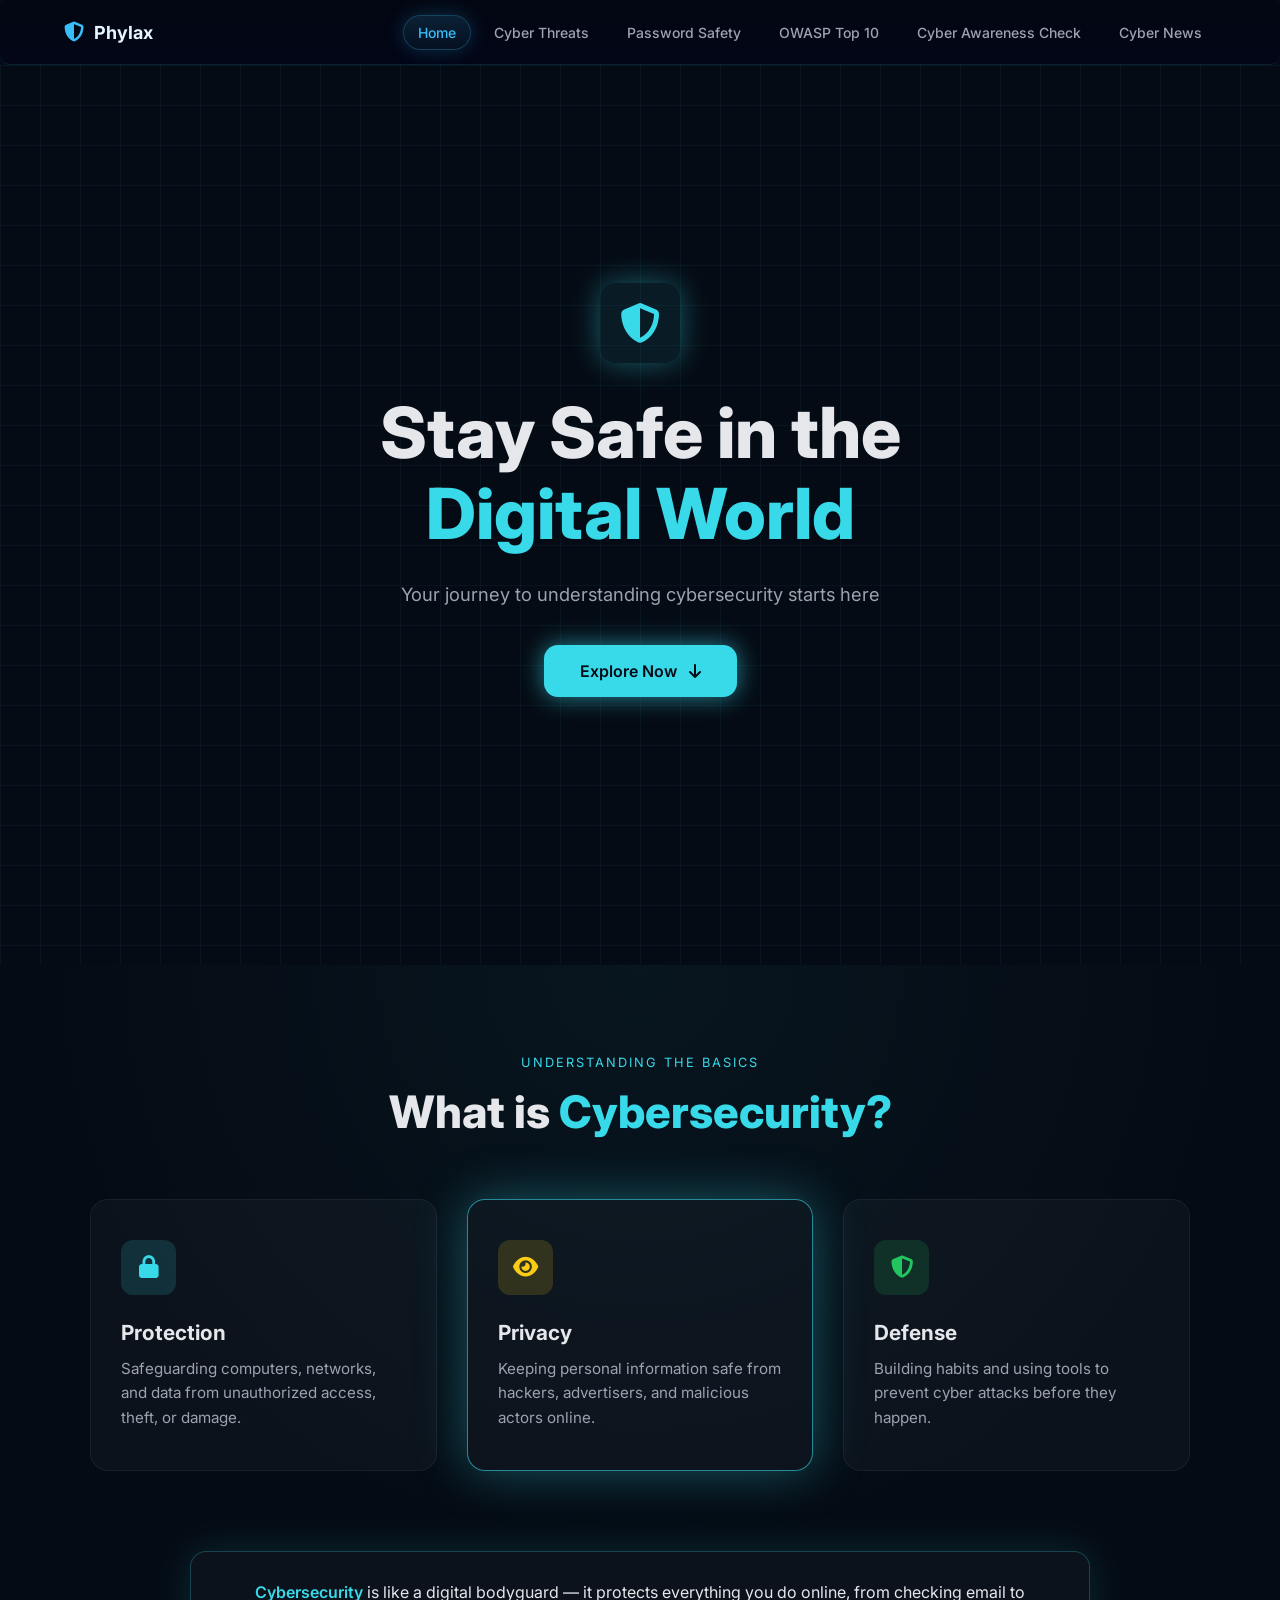
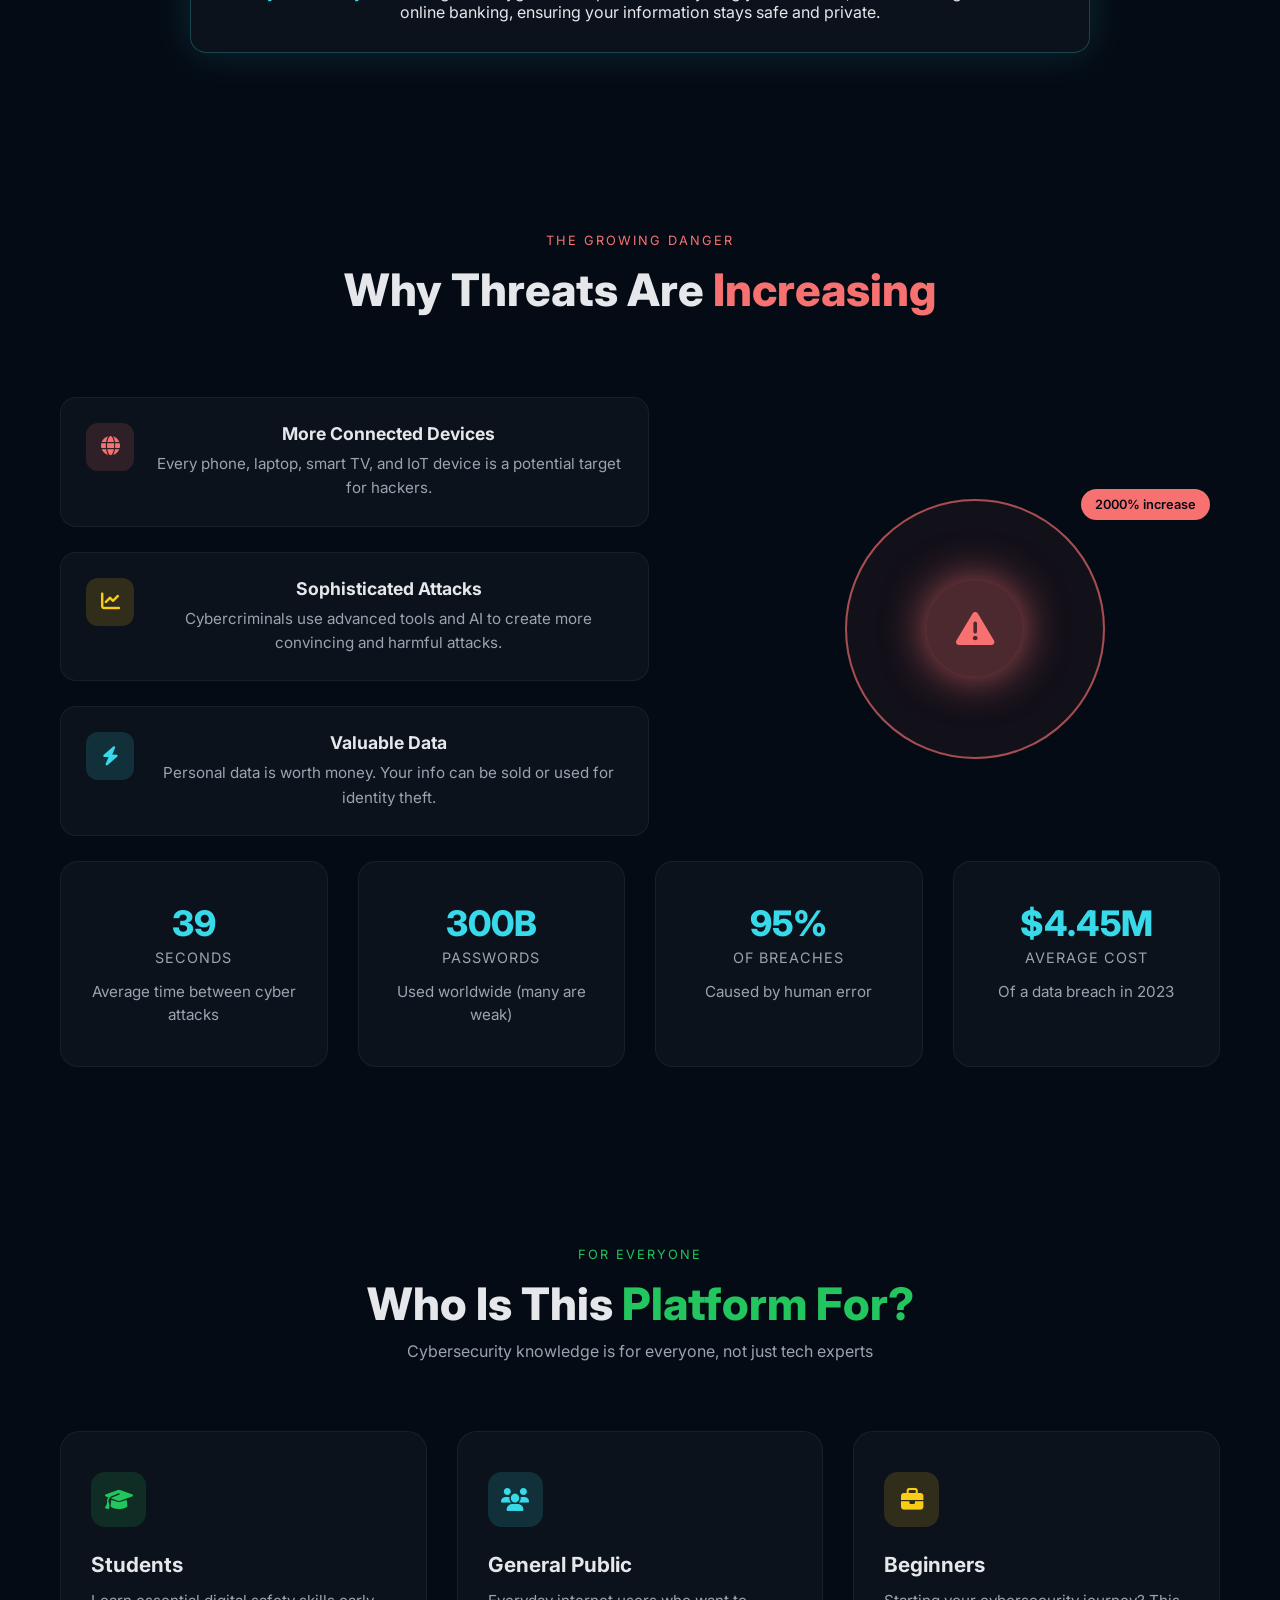
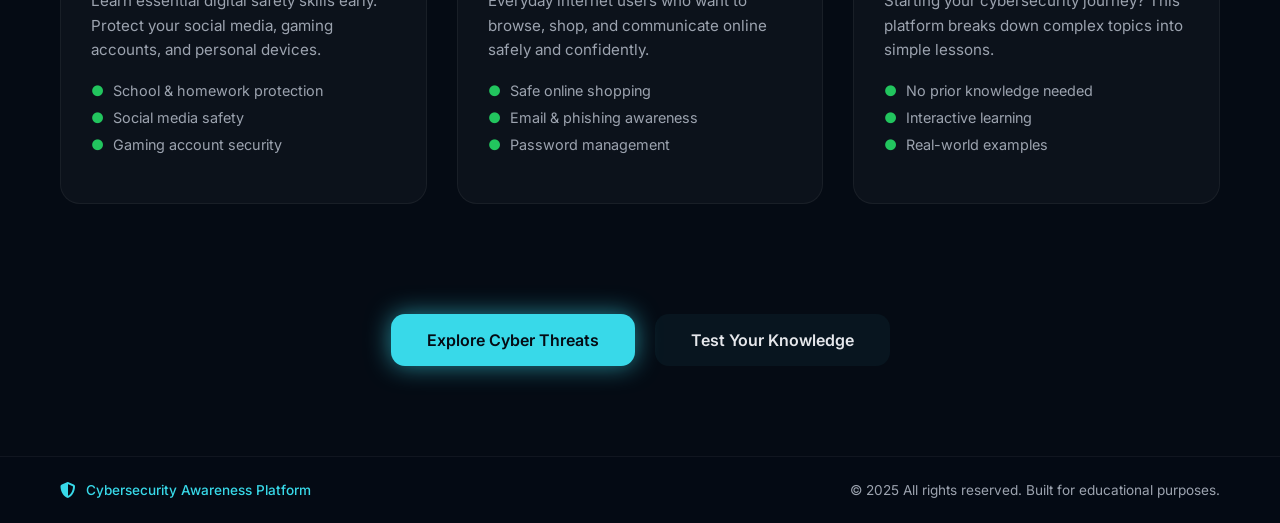
<file: index.html>
<!DOCTYPE html>
<html lang="en">
<head>
    <meta charset="UTF-8">
    <meta name="viewport" content="width=device-width, initial-scale=1.0">
    <title>CyberSafe | Cybersecurity Awareness</title>

    <!-- Google Font -->
    <link href="https://fonts.googleapis.com/css2?family=Inter:wght@400;500;600;700;800&display=swap" rel="stylesheet">

    <!-- Font Awesome -->
    <link rel="stylesheet" href="https://cdnjs.cloudflare.com/ajax/libs/font-awesome/6.5.0/css/all.min.css">

    <!-- CSS -->
    <link rel="stylesheet" href="css/style.css">
</head>
<body>

    <!-- NAVBAR -->
<header class="navbar">
  <div class="navbar-container">
    <div class="logo">
      <i class="fa-solid fa-shield-halved"></i>
      <span>Phylax</span>
    </div>

    <nav class="nav-links">
      <a href="index.html" class="active">Home</a>
      <a href="threats.html">Cyber Threats</a>
      <a href="password-safety.html">Password Safety</a>
      <a href="owasp.html">OWASP Top 10</a>
      <a href="awareness.html">Cyber Awareness Check</a>
      <a href="news.html">Cyber News</a>
    </nav>
  </div>
</header>



    <!-- HERO SECTION -->
    <section class="hero">
        <div class="hero-content">
            <div class="hero-icon">
                <i class="fa-solid fa-shield-halved"></i>
            </div>

            <h1>
                Stay Safe in the <br>
                <span>Digital World</span>
            </h1>

            <p>Your journey to understanding cybersecurity starts here</p>

            <button class="cta-btn">
                Explore Now <i class="fa-solid fa-arrow-down"></i>
            </button>
        </div>
    </section>

    <!-- WHAT IS CYBERSECURITY -->
<section class="cybersecurity">
    <p class="section-tag">UNDERSTANDING THE BASICS</p>
    <h2>What is <span>Cybersecurity?</span></h2>

    <div class="cards">
        <!-- CARD 1 -->
        <div class="card">
            <div class="card-icon blue">
                <i class="fa-solid fa-lock"></i>
            </div>
            <h3>Protection</h3>
            <p>
                Safeguarding computers, networks, and data from unauthorized
                access, theft, or damage.
            </p>
        </div>

        <!-- CARD 2 -->
        <div class="card active">
            <div class="card-icon yellow">
                <i class="fa-solid fa-eye"></i>
            </div>
            <h3>Privacy</h3>
            <p>
                Keeping personal information safe from hackers,
                advertisers, and malicious actors online.
            </p>
        </div>

        <!-- CARD 3 -->
        <div class="card">
            <div class="card-icon green">
                <i class="fa-solid fa-shield-halved"></i>
            </div>
            <h3>Defense</h3>
            <p>
                Building habits and using tools to prevent cyber
                attacks before they happen.
            </p>
        </div>
    </div>

    <div class="definition-box">
        <p>
            <span>Cybersecurity</span> is like a digital bodyguard — it protects
            everything you do online, from checking email to online banking,
            ensuring your information stays safe and private.
        </p>
    </div>
</section>

<!-- WHY THREATS ARE INCREASING -->
<section class="threats">
    <p class="section-tag danger">THE GROWING DANGER</p>
    <h2>Why Threats Are <span class="red">Increasing</span></h2>

    <div class="threats-container">

        <!-- LEFT CARDS -->
        <div class="threat-cards">

            <div class="threat-card">
                <div class="threat-icon red">
                    <i class="fa-solid fa-globe"></i>
                </div>
                <div>
                    <h3>More Connected Devices</h3>
                    <p>
                        Every phone, laptop, smart TV, and IoT device
                        is a potential target for hackers.
                    </p>
                </div>
            </div>

            <div class="threat-card">
                <div class="threat-icon yellow">
                    <i class="fa-solid fa-chart-line"></i>
                </div>
                <div>
                    <h3>Sophisticated Attacks</h3>
                    <p>
                        Cybercriminals use advanced tools and AI
                        to create more convincing and harmful attacks.
                    </p>
                </div>
            </div>

            <div class="threat-card">
                <div class="threat-icon cyan">
                    <i class="fa-solid fa-bolt"></i>
                </div>
                <div>
                    <h3>Valuable Data</h3>
                    <p>
                        Personal data is worth money. Your info can be sold
                        or used for identity theft.
                    </p>
                </div>
            </div>

        </div>

        <!-- RIGHT RADAR -->
        <div class="radar-wrapper">
            <span class="badge">2000% increase</span>

            <div class="radar">
                <div class="pulse"></div>
                <div class="pulse delay"></div>
                <div class="warning-icon">
                    <i class="fa-solid fa-triangle-exclamation"></i>
                </div>
            </div>
        </div>

    </div>

    <!-- STATS INSIDE THREATS -->
<div class="stats-grid threats-stats">

    <div class="stat-card">
        <h3>39</h3>
        <span>seconds</span>
        <p>Average time between cyber attacks</p>
    </div>

    <div class="stat-card">
        <h3>300B</h3>
        <span>passwords</span>
        <p>Used worldwide (many are weak)</p>
    </div>

    <div class="stat-card">
        <h3>95%</h3>
        <span>of breaches</span>
        <p>Caused by human error</p>
    </div>

    <div class="stat-card">
        <h3>$4.45M</h3>
        <span>average cost</span>
        <p>Of a data breach in 2023</p>
    </div>

</div>

</section>

<!-- WHO IS THIS PLATFORM FOR -->
<section class="audience">
    <p class="section-tag green">FOR EVERYONE</p>
    <h2>Who Is This <span>Platform For?</span></h2>
    <p class="subtitle">
        Cybersecurity knowledge is for everyone, not just tech experts
    </p>

    <div class="audience-grid">

        <!-- STUDENTS -->
        <div class="audience-card">
            <div class="audience-icon green">
                <i class="fa-solid fa-graduation-cap"></i>
            </div>
            <h3>Students</h3>
            <p>
                Learn essential digital safety skills early.
                Protect your social media, gaming accounts,
                and personal devices.
            </p>
            <ul>
                <li>School & homework protection</li>
                <li>Social media safety</li>
                <li>Gaming account security</li>
            </ul>
        </div>

        <!-- GENERAL PUBLIC -->
        <div class="audience-card">
            <div class="audience-icon cyan">
                <i class="fa-solid fa-users"></i>
            </div>
            <h3>General Public</h3>
            <p>
                Everyday internet users who want to browse,
                shop, and communicate online safely and confidently.
            </p>
            <ul>
                <li>Safe online shopping</li>
                <li>Email & phishing awareness</li>
                <li>Password management</li>
            </ul>
        </div>

        <!-- BEGINNERS -->
        <div class="audience-card">
            <div class="audience-icon yellow">
                <i class="fa-solid fa-briefcase"></i>
            </div>
            <h3>Beginners</h3>
            <p>
                Starting your cybersecurity journey?
                This platform breaks down complex topics
                into simple lessons.
            </p>
            <ul>
                <li>No prior knowledge needed</li>
                <li>Interactive learning</li>
                <li>Real-world examples</li>
            </ul>
        </div>

    </div>

    <!-- CTA BUTTONS -->
    <div class="audience-cta">
        <button class="cta-btn">Explore Cyber Threats</button>
        <button class="secondary-btn">Test Your Knowledge</button>
    </div>
</section>

<!-- FOOTER -->
<footer class="footer">
    <div class="footer-content">
        <div class="footer-left">
            <i class="fa-solid fa-shield-halved"></i>
            <span>Cybersecurity Awareness Platform</span>
        </div>

        <div class="footer-right">
            © 2025 All rights reserved. Built for educational purposes.
        </div>
    </div>
</footer>

<script src="js/cyber-threats.js"></script>
</body>
</html>
</file>
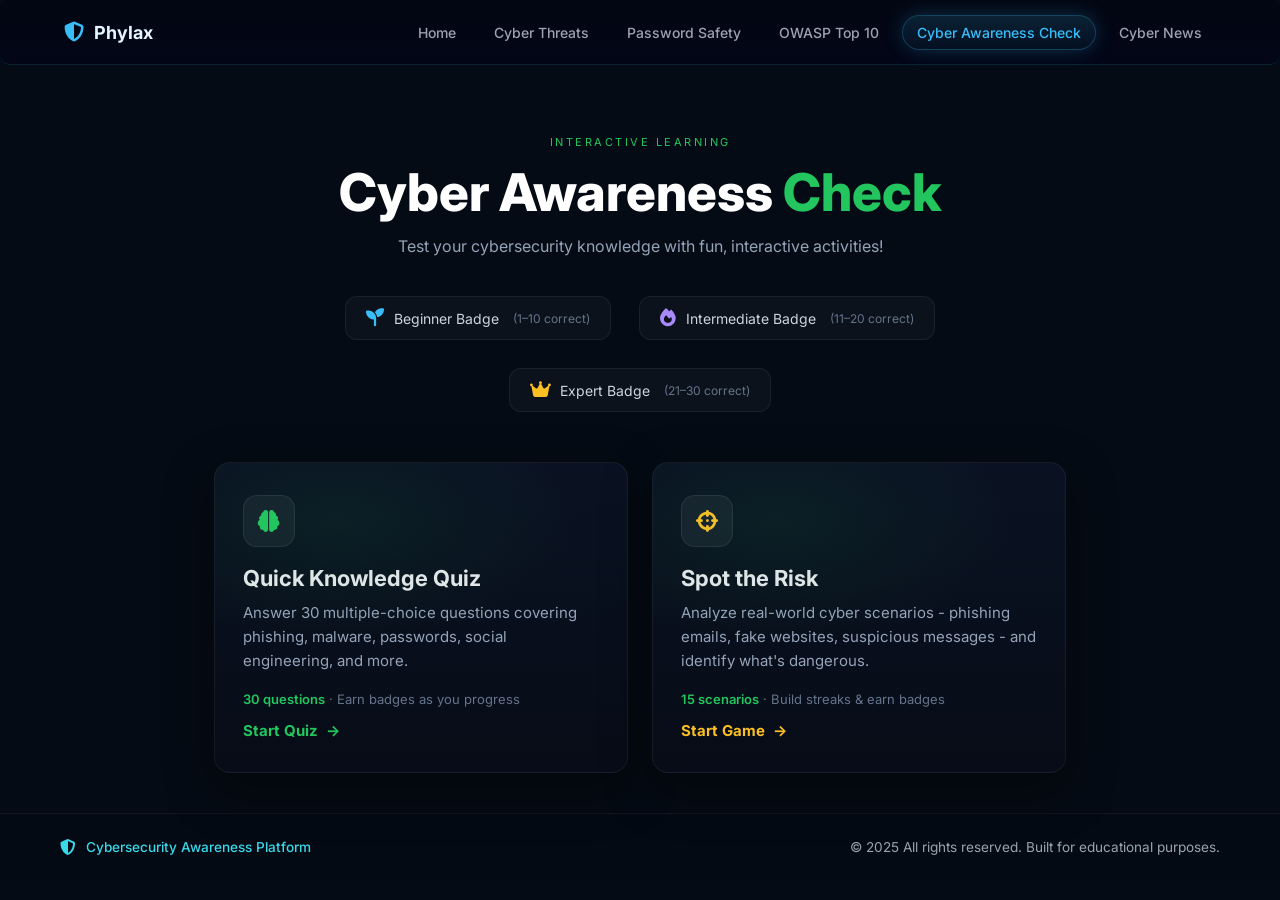
<file: awareness.html>
<!DOCTYPE html>
<html lang="en">
<head>
    <meta charset="UTF-8">
    <meta name="viewport" content="width=device-width, initial-scale=1.0">
    <title>Cyber Awareness Check | Phylax</title>
    <link href="https://fonts.googleapis.com/css2?family=Inter:wght@400;500;600;700;800&display=swap" rel="stylesheet">
    <link rel="stylesheet" href="https://cdnjs.cloudflare.com/ajax/libs/font-awesome/6.5.0/css/all.min.css">
    <link rel="stylesheet" href="css/style.css">
    <link rel="stylesheet" href="css/awareness.css">
</head>
<body>

<header class="navbar">
  <div class="navbar-container">
    <div class="logo">
      <i class="fa-solid fa-shield-halved"></i>
      <span>Phylax</span>
    </div>
    <nav class="nav-links">
      <a href="index.html">Home</a>
      <a href="threats.html">Cyber Threats</a>
      <a href="password-safety.html">Password Safety</a>
      <a href="owasp.html">OWASP Top 10</a>
      <a href="awareness.html" class="active">Cyber Awareness Check</a>
      <a href="news.html">Cyber News</a>
    </nav>
  </div>
</header>

<!-- HERO -->
<section class="awareness-hero">
    <span class="hero-label">INTERACTIVE LEARNING</span>
    <h1>Cyber Awareness <span>Check</span></h1>
    <p>Test your cybersecurity knowledge with fun, interactive activities!</p>
</section>

<!-- BADGE TIERS INFO -->
<div class="badge-info" id="badgeInfo">
    <div class="badge-info-inner">
        <div class="badge-tier beginner">
            <i class="fa-solid fa-seedling"></i>
            Beginner Badge
            <span class="tier-range">(1–10 correct)</span>
        </div>
        <div class="badge-tier intermediate">
            <i class="fa-solid fa-fire"></i>
            Intermediate Badge
            <span class="tier-range">(11–20 correct)</span>
        </div>
        <div class="badge-tier expert">
            <i class="fa-solid fa-crown"></i>
            Expert Badge
            <span class="tier-range">(21–30 correct)</span>
        </div>
    </div>
</div>

<!-- HUB -->
<div class="quiz-hub" id="quizHub">
    <div class="hub-grid">
        <!-- Quiz Card -->
        <article class="hub-card" id="startQuizCard">
            <div class="hub-icon green">
                <i class="fa-solid fa-brain"></i>
            </div>
            <h3>Quick Knowledge Quiz</h3>
            <p>Answer 30 multiple-choice questions covering phishing, malware, passwords, social engineering, and more.</p>
            <div class="hub-meta">
                <span>30 questions</span> · Earn badges as you progress
            </div>
            <button class="hub-start-btn" type="button">Start Quiz <span>→</span></button>
        </article>

        <!-- Spot the Risk Card -->
        <article class="hub-card" id="startGameCard">
            <div class="hub-icon amber">
                <i class="fa-solid fa-crosshairs"></i>
            </div>
            <h3>Spot the Risk</h3>
            <p>Analyze real-world cyber scenarios - phishing emails, fake websites, suspicious messages - and identify what's dangerous.</p>
            <div class="hub-meta">
                <span>15 scenarios</span> · Build streaks &amp; earn badges
            </div>
            <button class="hub-start-btn" type="button" style="color:#fbbf24;">Start Game <span>→</span></button>
        </article>
    </div>
</div>

<!-- ============================================
     QUIZ AREA (same as before)
============================================ -->
<div class="quiz-container" id="quizContainer">
    <div class="quiz-card">
        <div class="quiz-header">
            <span class="quiz-question-count" id="questionCount">Question 1 of 30</span>
            <span class="quiz-score-badge">Score: <span id="scoreDisplay">0</span></span>
        </div>
        <div class="quiz-progress">
            <div class="quiz-progress-fill" id="progressFill" style="width: 0%"></div>
        </div>
        <h2 class="quiz-question" id="questionText"></h2>
        <div class="quiz-options" id="optionsContainer"></div>
        <div class="quiz-feedback" id="quizFeedback"></div>
        <button class="quiz-next-btn" id="nextBtn">Next Question →</button>
    </div>
</div>

<!-- QUIZ RESULTS -->
<div class="quiz-results" id="quizResults">
    <div class="results-card" id="resultsCard">
        <div class="result-badge-icon" id="resultBadgeIcon">
            <i id="resultBadgeIconI"></i>
        </div>
        <h2 class="result-badge-title" id="resultBadgeTitle"></h2>
        <p class="result-badge-subtitle" id="resultBadgeSubtitle"></p>
        <div class="result-score-ring">
            <svg viewBox="0 0 120 120">
                <circle class="ring-bg" cx="60" cy="60" r="52"></circle>
                <circle class="ring-fill" id="ringFill" cx="60" cy="60" r="52"
                    stroke-dasharray="326.73" stroke-dashoffset="326.73"></circle>
            </svg>
            <div class="result-score-text">
                <span class="result-score-number" id="resultScoreNum">0</span>
                <span class="result-score-label">out of 30</span>
            </div>
        </div>
        <div class="result-stats">
            <div class="result-stat">
                <div class="result-stat-value green" id="statCorrect">0</div>
                <div class="result-stat-label">Correct</div>
            </div>
            <div class="result-stat">
                <div class="result-stat-value red" id="statWrong">0</div>
                <div class="result-stat-label">Wrong</div>
            </div>
            <div class="result-stat">
                <div class="result-stat-value blue" id="statPercent">0%</div>
                <div class="result-stat-label">Accuracy</div>
            </div>
        </div>
        <div class="result-actions">
            <button class="result-btn primary" id="retryBtn"><i class="fa-solid fa-rotate-right"></i>&nbsp; Try Again</button>
            <button class="result-btn secondary" id="backHomeBtn"><i class="fa-solid fa-house"></i>&nbsp; Back to Hub</button>
        </div>
    </div>
</div>

<!-- ============================================
     SPOT THE RISK GAME AREA
============================================ -->
<div class="game-container" id="gameContainer">
    <div class="game-card">

        <!-- Header -->
        <div class="game-header">
            <span class="game-scenario-count" id="scenarioCount">Scenario 1 of 15</span>
            <div class="game-header-right">
                <span class="game-streak" id="streakBadge">
                    <i class="fa-solid fa-fire"></i> Streak: <span id="streakDisplay">0</span>
                </span>
                <span class="quiz-score-badge game-score-badge">
                    Score: <span id="gameScoreDisplay">0</span>
                </span>
            </div>
        </div>

        <!-- Progress -->
        <div class="quiz-progress">
            <div class="quiz-progress-fill game-progress-fill" id="gameProgressFill" style="width:0%"></div>
        </div>

        <!-- Scenario Display -->
        <div class="scenario-box" id="scenarioBox"></div>

        <!-- Question -->
        <h3 class="game-prompt" id="gamePrompt"></h3>

        <!-- Options -->
        <div class="game-options" id="gameOptionsContainer"></div>

        <!-- Feedback -->
        <div class="quiz-feedback" id="gameFeedback"></div>

        <!-- Next -->
        <button class="quiz-next-btn" id="gameNextBtn">Next Scenario →</button>
    </div>
</div>

<!-- GAME RESULTS -->
<div class="quiz-results" id="gameResults">
    <div class="results-card" id="gameResultsCard">
        <div class="result-badge-icon" id="gameResultBadgeIcon">
            <i id="gameResultBadgeIconI"></i>
        </div>
        <h2 class="result-badge-title" id="gameResultBadgeTitle"></h2>
        <p class="result-badge-subtitle" id="gameResultBadgeSubtitle"></p>
        <div class="result-score-ring">
            <svg viewBox="0 0 120 120">
                <circle class="ring-bg" cx="60" cy="60" r="52"></circle>
                <circle class="ring-fill" id="gameRingFill" cx="60" cy="60" r="52"
                    stroke-dasharray="326.73" stroke-dashoffset="326.73"></circle>
            </svg>
            <div class="result-score-text">
                <span class="result-score-number" id="gameResultScoreNum">0</span>
                <span class="result-score-label">out of 15</span>
            </div>
        </div>
        <div class="result-stats">
            <div class="result-stat">
                <div class="result-stat-value green" id="gameStatCorrect">0</div>
                <div class="result-stat-label">Correct</div>
            </div>
            <div class="result-stat">
                <div class="result-stat-value red" id="gameStatWrong">0</div>
                <div class="result-stat-label">Wrong</div>
            </div>
            <div class="result-stat">
                <div class="result-stat-value" style="color:#fbbf24" id="gameStatStreak">0</div>
                <div class="result-stat-label">Best Streak</div>
            </div>
        </div>
        <div class="result-actions">
            <button class="result-btn primary" id="gameRetryBtn"><i class="fa-solid fa-rotate-right"></i>&nbsp; Play Again</button>
            <button class="result-btn secondary" id="gameBackBtn"><i class="fa-solid fa-house"></i>&nbsp; Back to Hub</button>
        </div>
    </div>
</div>

<!-- FOOTER -->
<footer class="footer">
    <div class="footer-content">
        <div class="footer-left">
            <i class="fa-solid fa-shield-halved"></i>
            <span>Cybersecurity Awareness Platform</span>
        </div>
        <div class="footer-right">&copy; 2025 All rights reserved. Built for educational purposes.</div>
    </div>
</footer>

<script src="js/awareness-quiz.js"></script>
</body>
</html>
</file>
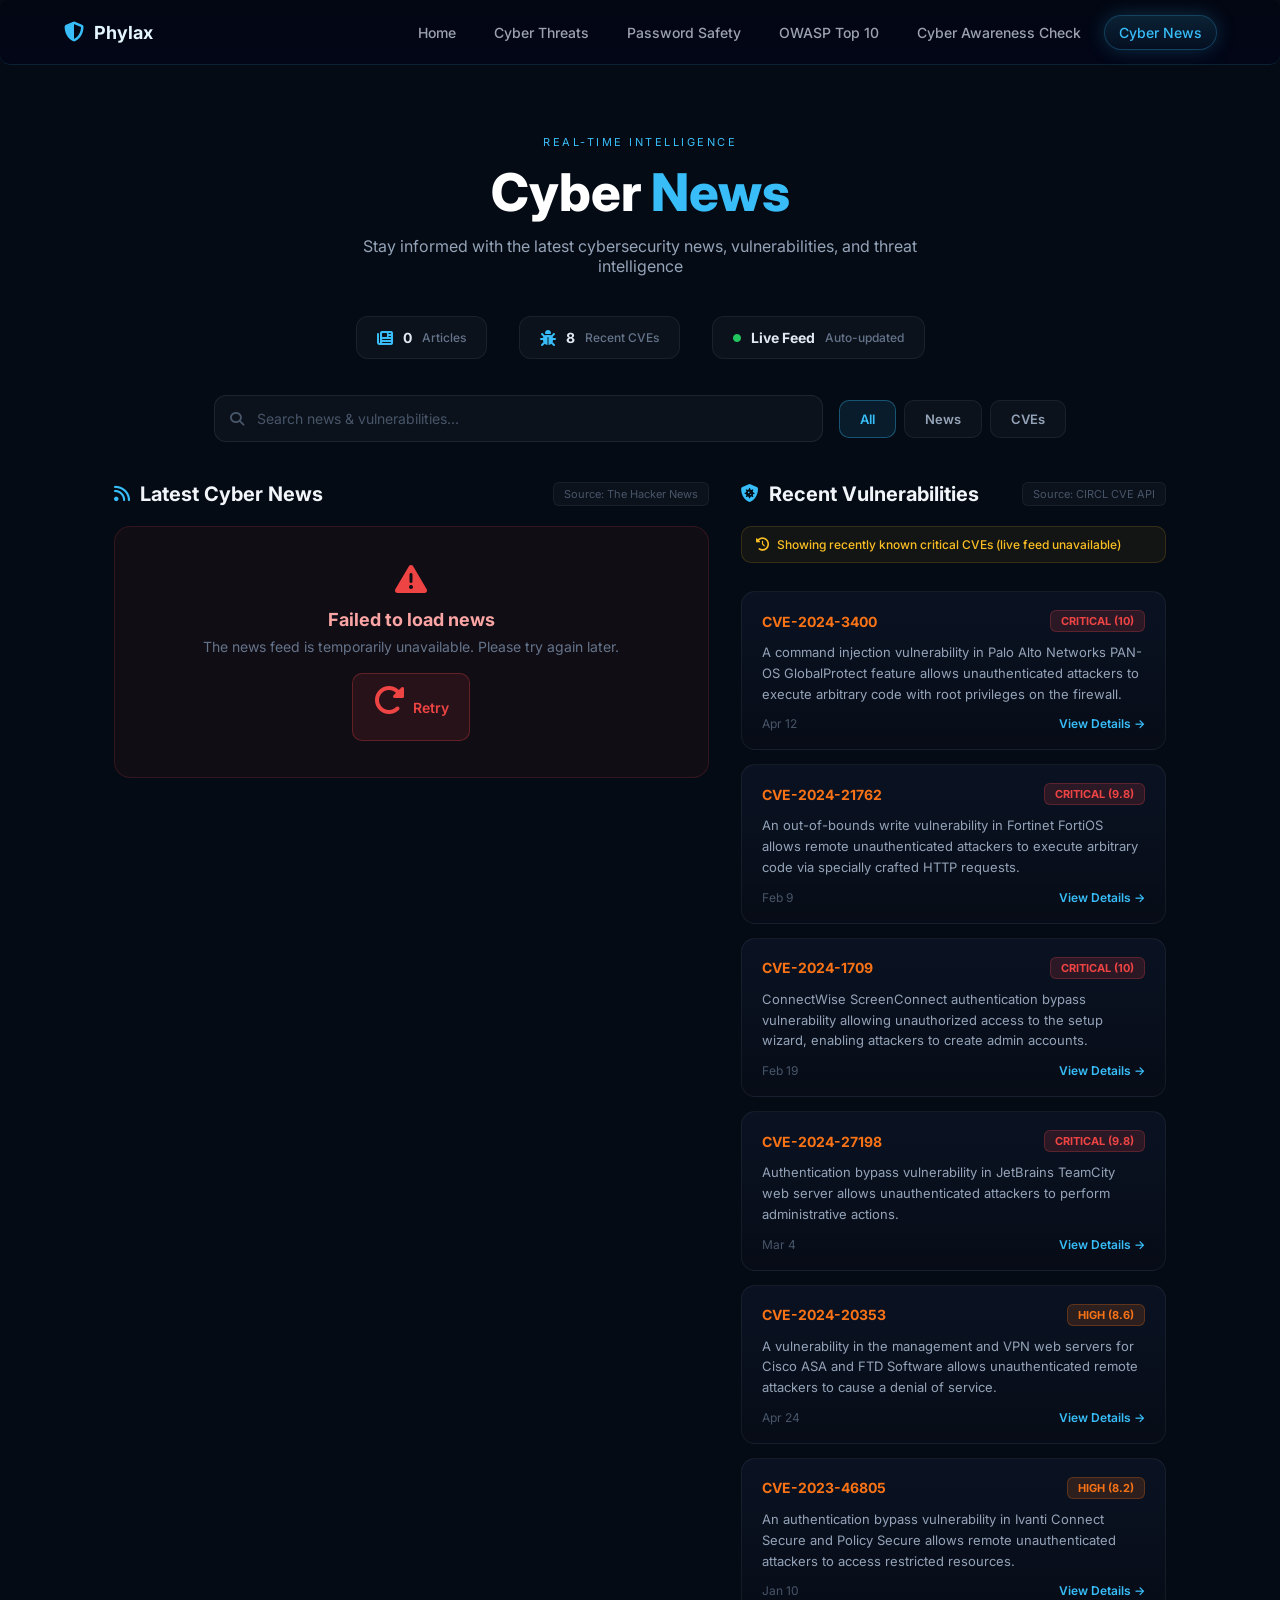
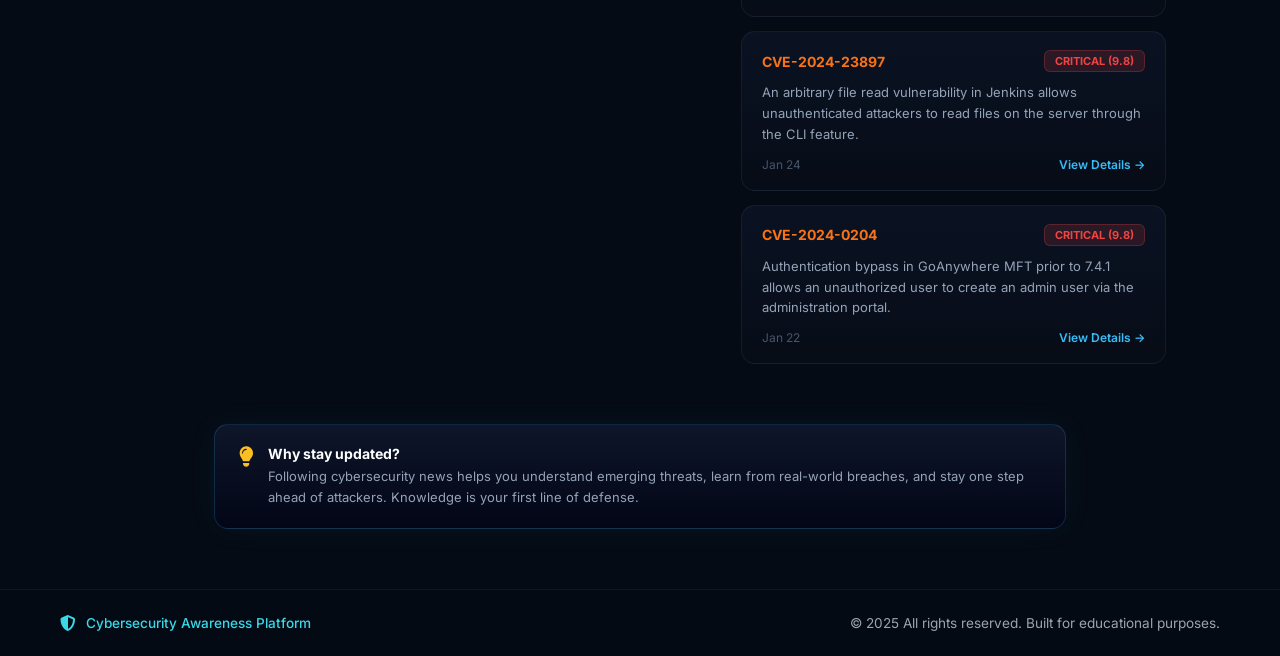
<file: news.html>
<!DOCTYPE html>
<html lang="en">
<head>
    <meta charset="UTF-8">
    <meta name="viewport" content="width=device-width, initial-scale=1.0">
    <title>Cyber News | Phylax</title>
    <link href="https://fonts.googleapis.com/css2?family=Inter:wght@400;500;600;700;800&display=swap" rel="stylesheet">
    <link rel="stylesheet" href="https://cdnjs.cloudflare.com/ajax/libs/font-awesome/6.5.0/css/all.min.css">
    <link rel="stylesheet" href="css/style.css">
    <link rel="stylesheet" href="css/news.css">
</head>
<body>

<header class="navbar">
  <div class="navbar-container">
    <div class="logo">
      <i class="fa-solid fa-shield-halved"></i>
      <span>Phylax</span>
    </div>
    <nav class="nav-links">
      <a href="index.html">Home</a>
      <a href="threats.html">Cyber Threats</a>
      <a href="password-safety.html">Password Safety</a>
      <a href="owasp.html">OWASP Top 10</a>
      <a href="awareness.html">Cyber Awareness Check</a>
      <a href="news.html" class="active">Cyber News</a>
    </nav>
  </div>
</header>

<!-- HERO -->
<section class="news-hero">
    <span class="hero-label">REAL-TIME INTELLIGENCE</span>
    <h1>Cyber <span>News</span></h1>
    <p>Stay informed with the latest cybersecurity news, vulnerabilities, and threat intelligence</p>
</section>

<!-- LIVE STATS BAR -->
<div class="news-stats-bar">
    <div class="news-stat-item">
        <i class="fa-solid fa-newspaper"></i>
        <span id="newsCount">—</span>
        <span class="stat-label">Articles</span>
    </div>
    <div class="news-stat-item">
        <i class="fa-solid fa-bug"></i>
        <span id="cveCount">—</span>
        <span class="stat-label">Recent CVEs</span>
    </div>
    <div class="news-stat-item pulse-dot">
        <i class="fa-solid fa-circle live-dot"></i>
        <span>Live Feed</span>
        <span class="stat-label">Auto-updated</span>
    </div>
</div>

<!-- SEARCH & FILTER -->
<div class="news-controls">
    <div class="search-box">
        <i class="fa-solid fa-magnifying-glass"></i>
        <input type="text" id="searchInput" placeholder="Search news & vulnerabilities...">
    </div>
    <div class="filter-tabs">
        <button class="filter-tab active" data-filter="all">All</button>
        <button class="filter-tab" data-filter="news">News</button>
        <button class="filter-tab" data-filter="cve">CVEs</button>
    </div>
</div>

<!-- MAIN CONTENT -->
<div class="news-layout">

    <!-- NEWS SECTION -->
    <section class="news-section" id="newsSection">
        <div class="section-header-row">
            <h2><i class="fa-solid fa-rss"></i> Latest Cyber News</h2>
            <span class="source-tag">Source: The Hacker News</span>
        </div>

        <!-- Loading State -->
        <div class="loading-state" id="newsLoading">
            <div class="skeleton-card"></div>
            <div class="skeleton-card"></div>
            <div class="skeleton-card"></div>
        </div>

        <!-- Error State -->
        <div class="error-state hidden" id="newsError">
            <div class="error-card">
                <i class="fa-solid fa-triangle-exclamation"></i>
                <h3>Failed to load news</h3>
                <p>The news feed is temporarily unavailable. Please try again later.</p>
                <button class="retry-btn" id="retryNews"><i class="fa-solid fa-rotate-right"></i> Retry</button>
            </div>
        </div>

        <!-- News Grid -->
        <div class="news-grid" id="newsGrid"></div>
    </section>

    <!-- CVE SECTION -->
    <section class="cve-section" id="cveSection">
        <div class="section-header-row">
            <h2><i class="fa-solid fa-shield-virus"></i> Recent Vulnerabilities</h2>
            <span class="source-tag">Source: CIRCL CVE API</span>
        </div>

        <!-- Loading -->
        <div class="loading-state" id="cveLoading">
            <div class="skeleton-cve"></div>
            <div class="skeleton-cve"></div>
            <div class="skeleton-cve"></div>
            <div class="skeleton-cve"></div>
            <div class="skeleton-cve"></div>
        </div>

        <!-- Error -->
        <div class="error-state hidden" id="cveError">
            <div class="error-card">
                <i class="fa-solid fa-triangle-exclamation"></i>
                <h3>Failed to load CVEs</h3>
                <p>The vulnerability feed is temporarily unavailable.</p>
                <button class="retry-btn" id="retryCve"><i class="fa-solid fa-rotate-right"></i> Retry</button>
            </div>
        </div>

        <!-- CVE List -->
        <div class="cve-list" id="cveList"></div>
    </section>

</div>

<!-- EDUCATIONAL TIP -->
<div class="news-tip">
    <div class="news-tip-inner">
        <i class="fa-solid fa-lightbulb"></i>
        <div>
            <strong>Why stay updated?</strong>
            <p>Following cybersecurity news helps you understand emerging threats, learn from real-world breaches, and stay one step ahead of attackers. Knowledge is your first line of defense.</p>
        </div>
    </div>
</div>

<!-- FOOTER -->
<footer class="footer">
    <div class="footer-content">
        <div class="footer-left">
            <i class="fa-solid fa-shield-halved"></i>
            <span>Cybersecurity Awareness Platform</span>
        </div>
        <div class="footer-right">&copy; 2025 All rights reserved. Built for educational purposes.</div>
    </div>
</footer>

<script src="js/news.js"></script>
</body>
</html>
</file>
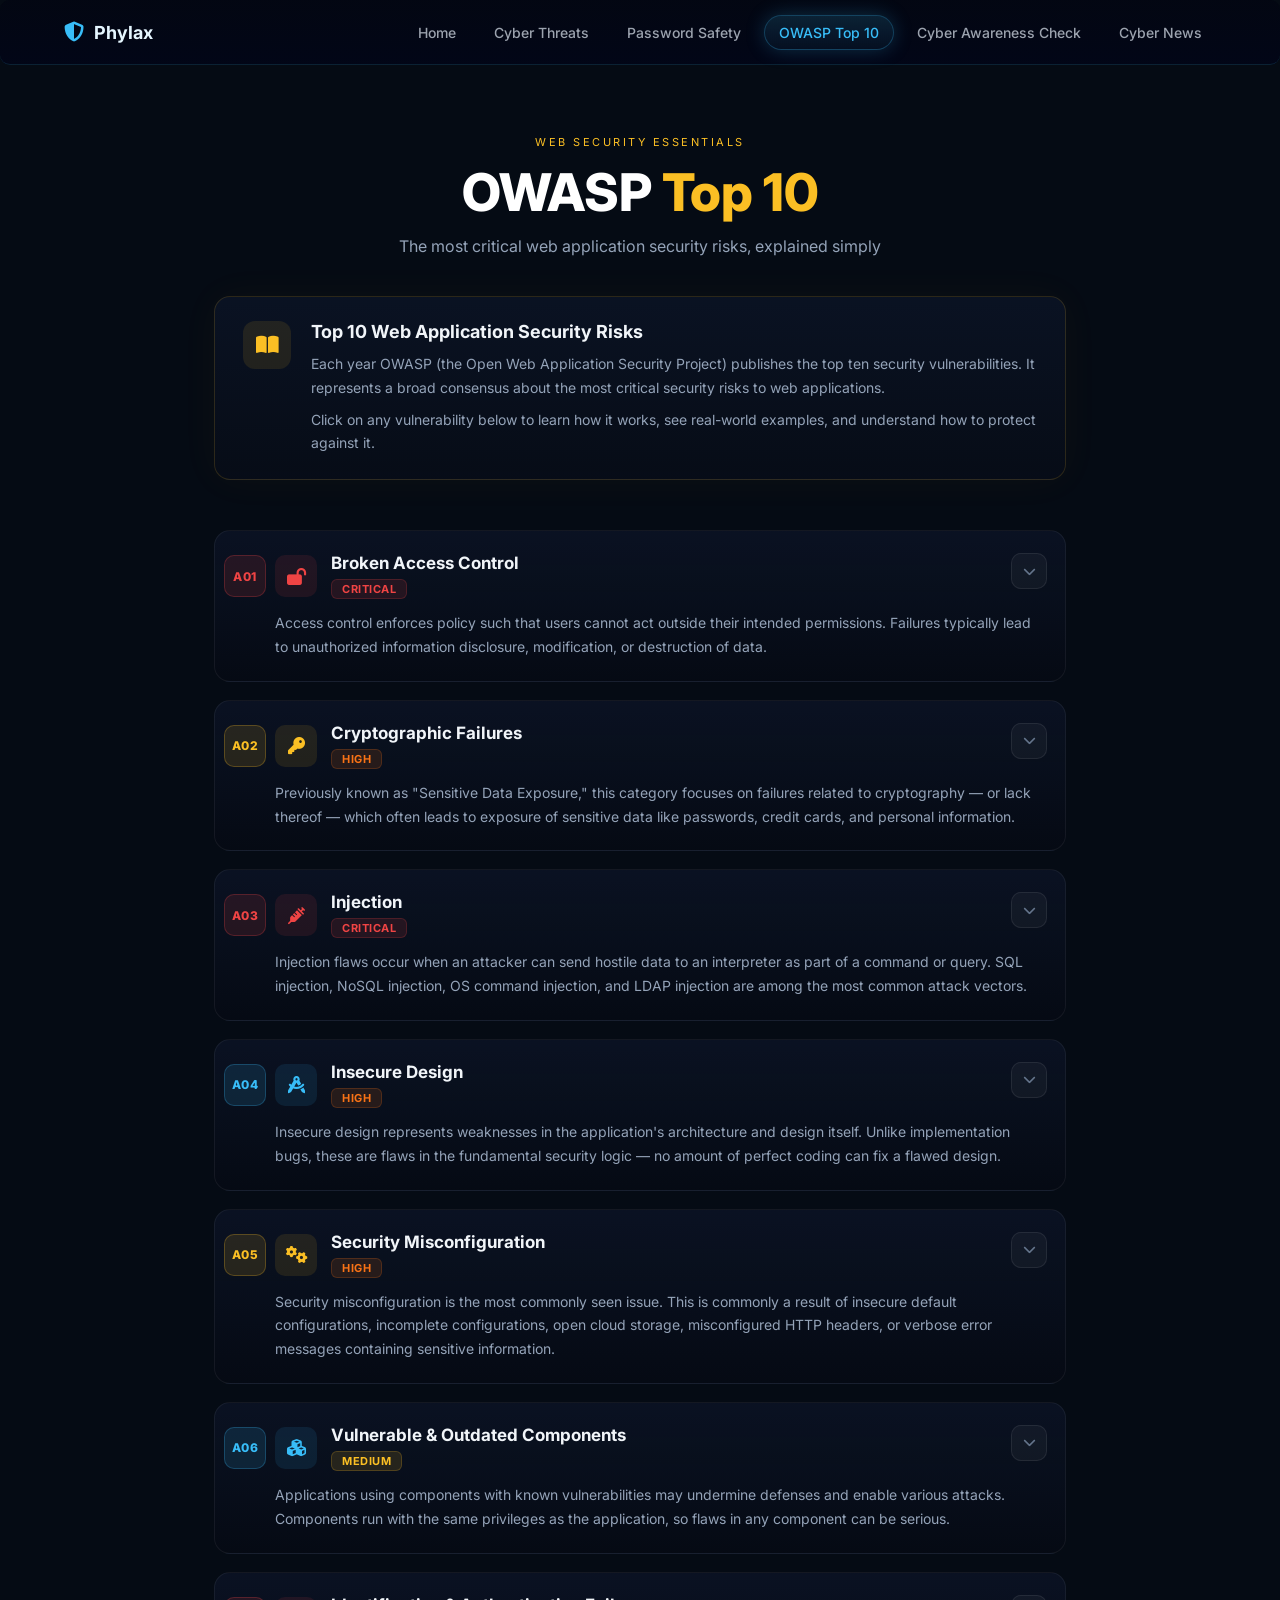
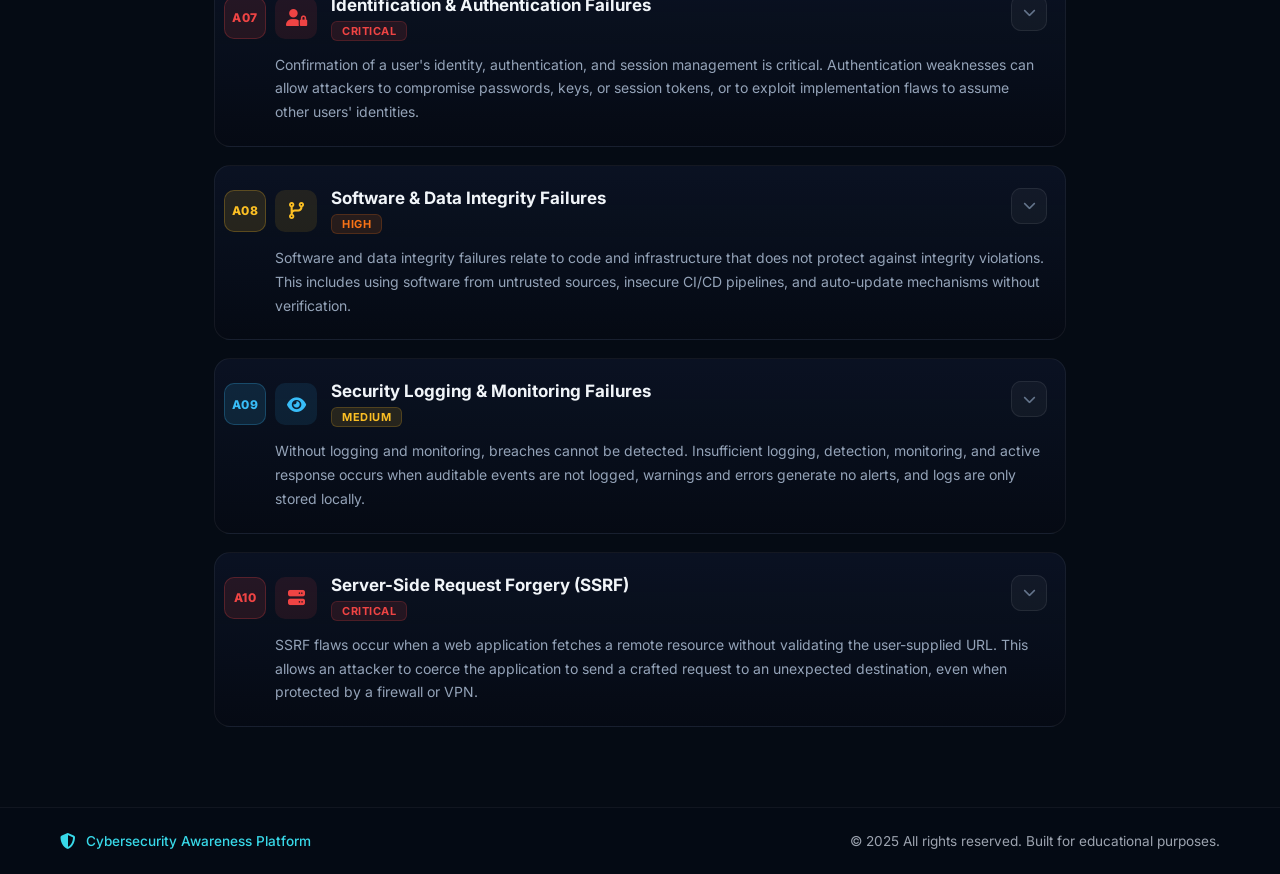
<file: owasp.html>
<!DOCTYPE html>
<html lang="en">

<head>
    <meta charset="UTF-8">
    <meta name="viewport" content="width=device-width, initial-scale=1.0">
    <title>OWASP Top 10 | Phylax</title>
    <link href="https://fonts.googleapis.com/css2?family=Inter:wght@400;500;600;700;800&display=swap" rel="stylesheet">
    <link rel="stylesheet" href="https://cdnjs.cloudflare.com/ajax/libs/font-awesome/6.5.0/css/all.min.css">
    <link rel="stylesheet" href="css/style.css">
    <link rel="stylesheet" href="css/owasp.css">
</head>

<body>

    <header class="navbar">
        <div class="navbar-container">
            <div class="logo">
                <i class="fa-solid fa-shield-halved"></i>
                <span>Phylax</span>
            </div>
            <nav class="nav-links">
                <a href="index.html">Home</a>
                <a href="threats.html">Cyber Threats</a>
                <a href="password-safety.html">Password Safety</a>
                <a href="owasp.html" class="active">OWASP Top 10</a>
                <a href="awareness.html">Cyber Awareness Check</a>
                <a href="news.html">Cyber News</a>
            </nav>
        </div>
    </header>

    <!-- HERO -->
    <section class="owasp-hero">
        <span class="hero-label">WEB SECURITY ESSENTIALS</span>
        <h1>OWASP <span>Top 10</span></h1>
        <p>The most critical web application security risks, explained simply</p>
    </section>

    <!-- INTRO -->
    <section class="owasp-intro">
        <div class="owasp-intro-card">
            <div class="intro-icon">
                <i class="fa-solid fa-book-open"></i>
            </div>
            <div class="intro-text">
                <h3>Top 10 Web Application Security Risks</h3>
                <p>Each year OWASP (the Open Web Application Security Project) publishes the top ten security
                    vulnerabilities. It represents a broad consensus about the most critical security risks to web
                    applications.</p>
                <p>Click on any vulnerability below to learn how it works, see real-world examples, and understand how
                    to protect against it.</p>
            </div>
        </div>
    </section>

    <!-- VULNERABILITY LIST -->
    <section class="owasp-list-section">

        <!-- A01: Broken Access Control -->
        <div class="owasp-vuln-card" data-vuln="1">
            <div class="vuln-rank danger">
                <span>A01</span>
            </div>
            <div class="vuln-body">
                <div class="vuln-header">
                    <div class="vuln-icon danger"><i class="fa-solid fa-lock-open"></i></div>
                    <div>
                        <h3>Broken Access Control</h3>
                        <span class="vuln-severity critical">Critical</span>
                    </div>
                </div>
                <p class="vuln-desc">Access control enforces policy such that users cannot act outside their intended
                    permissions. Failures typically lead to unauthorized information disclosure, modification, or
                    destruction of data.</p>
                <div class="vuln-details">
                    <div class="detail-block">
                        <h4><i class="fa-solid fa-crosshairs"></i> How It Works</h4>
                        <p>Attackers exploit flaws in access control mechanisms to bypass authorization. This can
                            include modifying URLs, API requests, or internal application state to access unauthorized
                            resources. For example, changing <code>/user/profile?id=123</code> to <code>id=456</code> to
                            view another user's data.</p>
                        <!-- ATTACK SIMULATION -->
                        <div class="detail-block sim-block">
                            <h4><i class="fa-solid fa-play-circle"></i> Interactive Attack Simulation</h4>
                            <p style="margin-bottom:16px;">Watch how a Broken Access Control attack unfolds step by
                                step.</p>
                            <button class="sim-start-btn" id="startSimBtn">
                                <i class="fa-solid fa-play"></i> Launch Simulation
                            </button>
                        </div>

                        <!-- SIMULATION PANEL -->
                        <div class="sim-panel" id="simPanel">

                            <!-- Browser Mockup -->
                            <div class="sim-browser">
                                <div class="browser-bar">
                                    <div class="browser-dots">
                                        <span class="dot red"></span>
                                        <span class="dot yellow"></span>
                                        <span class="dot green"></span>
                                    </div>
                                    <div class="browser-url" id="simUrl">
                                        <i class="fa-solid fa-lock" id="simLock"></i>
                                        <span id="simUrlText">https://bank.example.com/dashboard</span>
                                    </div>
                                    <div class="browser-icons">
                                        <i class="fa-solid fa-arrow-rotate-right"></i>
                                    </div>
                                </div>

                                <!-- Screen Content -->
                                <div class="browser-screen" id="simScreen">
                                    <!-- Filled dynamically -->
                                </div>
                            </div>

                            <!-- Narration Box -->
                            <div class="sim-narration">
                                <div class="sim-narrator-icon" id="simNarratorIcon">
                                    <i class="fa-solid fa-user-shield"></i>
                                </div>
                                <div class="sim-narrator-text">
                                    <span class="sim-step-label" id="simStepLabel">Step 1 of 6</span>
                                    <p id="simNarration">Click "Launch Simulation" to begin.</p>
                                </div>
                            </div>

                            <!-- Controls -->
                            <div class="sim-controls">
                                <button class="sim-ctrl-btn secondary" id="simResetBtn">
                                    <i class="fa-solid fa-rotate-left"></i> Reset
                                </button>
                                <button class="sim-ctrl-btn primary" id="simNextBtn">
                                    Next Step <i class="fa-solid fa-arrow-right"></i>
                                </button>
                            </div>

                            <!-- Progress Dots -->
                            <div class="sim-progress" id="simProgress"></div>
                        </div>
                    </div>
                    <div class="detail-block">
                        <h4><i class="fa-solid fa-globe"></i> Real-World Example</h4>
                        <p>In 2019, a major financial institution exposed over 100 million customer records because
                            their web application failed to properly restrict access to an internal API endpoint. Any
                            authenticated user could access any other user's data by simply changing a parameter.</p>
                    </div>
                    <div class="detail-block">
                        <h4><i class="fa-solid fa-triangle-exclamation"></i> Common Weaknesses</h4>
                        <ul>
                            <li>Bypassing access control checks by modifying URLs or parameters</li>
                            <li>Viewing or editing someone else's account by providing its identifier</li>
                            <li>Accessing API endpoints with missing access controls for POST, PUT, DELETE</li>
                            <li>Elevation of privilege — acting as a user without being logged in, or as admin when
                                logged in as a regular user</li>
                        </ul>
                    </div>
                    <div class="detail-block safe">
                        <h4><i class="fa-solid fa-shield-halved"></i> How To Prevent</h4>
                        <ul>
                            <li>Deny access by default — implement server-side access control</li>
                            <li>Use Role-Based Access Control (RBAC) consistently</li>
                            <li>Disable web server directory listing and remove sensitive files from web roots</li>
                            <li>Log access control failures and alert administrators</li>
                            <li>Rate limit API and controller access to minimize automated attack damage</li>
                        </ul>
                    </div>
                </div>
            </div>
            <button class="vuln-toggle" aria-label="Expand details">
                <i class="fa-solid fa-chevron-down"></i>
            </button>
        </div>

        <!-- A02: Cryptographic Failures -->
        <div class="owasp-vuln-card" data-vuln="2">
            <div class="vuln-rank warning">
                <span>A02</span>
            </div>
            <div class="vuln-body">
                <div class="vuln-header">
                    <div class="vuln-icon warning"><i class="fa-solid fa-key"></i></div>
                    <div>
                        <h3>Cryptographic Failures</h3>
                        <span class="vuln-severity high">High</span>
                    </div>
                </div>
                <p class="vuln-desc">Previously known as "Sensitive Data Exposure," this category focuses on failures
                    related to cryptography — or lack thereof — which often leads to exposure of sensitive data like
                    passwords, credit cards, and personal information.</p>
                <div class="vuln-details">
                    <div class="detail-block">
                        <h4><i class="fa-solid fa-crosshairs"></i> How It Works</h4>
                        <p>Attackers steal sensitive data when applications fail to properly encrypt it. This includes
                            data transmitted in clear text (HTTP, FTP, SMTP), using weak or old cryptographic
                            algorithms, or storing passwords without proper hashing. Even encrypted data can be exposed
                            if encryption keys are poorly managed.</p>

                    <!-- CRYPTO SIMULATION -->
                <div class="detail-block sim-block">
                    <h4><i class="fa-solid fa-play-circle"></i> Interactive Attack Simulation</h4>
                    <p style="margin-bottom:16px;">Watch how Cryptographic Failures expose sensitive data to attackers.</p>
                    <button class="sim-start-btn" id="startCryptoSim">
                        <i class="fa-solid fa-play"></i> Launch Simulation
                    </button>
                </div>

                <!-- CRYPTO SIMULATION PANEL -->
                <div class="sim-panel" id="cryptoSimPanel">

                    <!-- Network Diagram -->
                    <div class="crypto-network" id="cryptoNetwork">
                        
                        <!-- User -->
                        <div class="net-node user-node" id="cryptoUser">
                            <div class="net-node-icon">
                                <i class="fa-solid fa-user"></i>
                            </div>
                            <span>User (Alice)</span>
                        </div>

                        <!-- Connection Line -->
                        <div class="net-connection" id="cryptoConnection">
                            <div class="net-line" id="cryptoLine"></div>
                            <div class="net-packet" id="cryptoPacket"></div>
                            <div class="net-protocol" id="cryptoProtocol">HTTP</div>
                        </div>

                        <!-- Attacker (hidden initially) -->
                        <div class="net-node attacker-node hidden" id="cryptoAttacker">
                            <div class="net-node-icon attacker">
                                <i class="fa-solid fa-user-secret"></i>
                            </div>
                            <span>Attacker</span>
                        </div>

                        <!-- Server -->
                        <div class="net-node server-node" id="cryptoServer">
                            <div class="net-node-icon server">
                                <i class="fa-solid fa-server"></i>
                            </div>
                            <span>Bank Server</span>
                        </div>
                    </div>

                    <!-- Data Display -->
                    <div class="crypto-data-display" id="cryptoDataDisplay">
                        <div class="data-panel" id="dataSent">
                            <div class="data-panel-header">
                                <i class="fa-solid fa-paper-plane"></i> Data Being Sent
                            </div>
                            <div class="data-panel-body" id="dataSentBody">
                                <span class="data-placeholder">Waiting...</span>
                            </div>
                        </div>
                        <div class="data-panel" id="dataIntercepted">
                            <div class="data-panel-header">
                                <i class="fa-solid fa-eye"></i> What Attacker Sees
                            </div>
                            <div class="data-panel-body" id="dataInterceptedBody">
                                <span class="data-placeholder">Waiting...</span>
                            </div>
                        </div>
                    </div>

                    <!-- Narration -->
                    <div class="sim-narration" id="cryptoNarrationBox">
                        <div class="sim-narrator-icon" id="cryptoNarratorIcon">
                            <i class="fa-solid fa-user-shield"></i>
                        </div>
                        <div class="sim-narrator-text">
                            <span class="sim-step-label" id="cryptoStepLabel">Step 1 of 7</span>
                            <p id="cryptoNarration">Click "Launch Simulation" to begin.</p>
                        </div>
                    </div>

                    <!-- Controls -->
                    <div class="sim-controls">
                        <button class="sim-ctrl-btn secondary" id="cryptoResetBtn">
                            <i class="fa-solid fa-rotate-left"></i> Reset
                        </button>
                        <button class="sim-ctrl-btn primary" id="cryptoNextBtn">
                            Next Step <i class="fa-solid fa-arrow-right"></i>
                        </button>
                    </div>

                    <!-- Progress Dots -->
                    <div class="sim-progress" id="cryptoProgress"></div>
                </div>
                    </div>
                    <div class="detail-block">
                        <h4><i class="fa-solid fa-globe"></i> Real-World Example</h4>
                        <p>A healthcare provider stored patient records using MD5 hashing without salt. When their
                            database was breached, attackers easily reversed millions of password hashes using rainbow
                            tables, exposing sensitive medical data and patient identities.</p>
                    </div>
                    <div class="detail-block">
                        <h4><i class="fa-solid fa-triangle-exclamation"></i> Common Weaknesses</h4>
                        <ul>
                            <li>Transmitting data in clear text (HTTP instead of HTTPS)</li>
                            <li>Using deprecated hash functions like MD5 or SHA-1</li>
                            <li>Using default or weak cryptographic keys</li>
                            <li>Not enforcing encryption through security headers (HSTS)</li>
                        </ul>
                    </div>
                    <div class="detail-block safe">
                        <h4><i class="fa-solid fa-shield-halved"></i> How To Prevent</h4>
                        <ul>
                            <li>Classify and identify all sensitive data, and apply controls accordingly</li>
                            <li>Encrypt all data in transit with TLS and enforce it using HSTS</li>
                            <li>Use strong, up-to-date algorithms and protocols (AES-256, bcrypt)</li>
                            <li>Store passwords using strong salted hashing functions (Argon2, bcrypt)</li>
                            <li>Disable caching for responses containing sensitive data</li>
                        </ul>
                    </div>
                </div>
            </div>
            <button class="vuln-toggle" aria-label="Expand details">
                <i class="fa-solid fa-chevron-down"></i>
            </button>
        </div>

        <!-- A03: Injection -->
        <div class="owasp-vuln-card" data-vuln="3">
            <div class="vuln-rank danger">
                <span>A03</span>
            </div>
            <div class="vuln-body">
                <div class="vuln-header">
                    <div class="vuln-icon danger"><i class="fa-solid fa-syringe"></i></div>
                    <div>
                        <h3>Injection</h3>
                        <span class="vuln-severity critical">Critical</span>
                    </div>
                </div>
                <p class="vuln-desc">Injection flaws occur when an attacker can send hostile data to an interpreter as
                    part of a command or query. SQL injection, NoSQL injection, OS command injection, and LDAP injection
                    are among the most common attack vectors.</p>
                <div class="vuln-details">
                    <div class="detail-block">
                        <h4><i class="fa-solid fa-crosshairs"></i> How It Works</h4>
                        <p>When user input is not properly validated, filtered, or sanitized, attackers can inject
                            malicious commands into queries. For example, entering <code>' OR 1=1 --</code> into a login
                            form could bypass authentication entirely if the application builds SQL queries using string
                            concatenation.</p>
                    </div>
                    <div class="detail-block">
                        <h4><i class="fa-solid fa-globe"></i> Real-World Example</h4>
                        <p>In the infamous SQL injection attack on a US voter registration database, attackers used
                            automated tools to inject SQL commands through search fields, extracting personal data of
                            over 200,000 voters including names, addresses, and partial SSNs.</p>
                    </div>
                    <div class="detail-block">
                        <h4><i class="fa-solid fa-triangle-exclamation"></i> Common Weaknesses</h4>
                        <ul>
                            <li>User-supplied data not validated, filtered, or sanitized</li>
                            <li>Dynamic queries built with string concatenation</li>
                            <li>Hostile data used within ORM search parameters</li>
                            <li>Hostile data directly concatenated into SQL commands</li>
                        </ul>
                    </div>
                    <div class="detail-block safe">
                        <h4><i class="fa-solid fa-shield-halved"></i> How To Prevent</h4>
                        <ul>
                            <li>Use parameterized queries and prepared statements</li>
                            <li>Use positive server-side input validation</li>
                            <li>Escape special characters for any residual dynamic queries</li>
                            <li>Use LIMIT and other SQL controls to prevent mass disclosure</li>
                            <li>Use ORMs — but be aware they can still be vulnerable</li>
                        </ul>
                    </div>
                </div>
            </div>
            <button class="vuln-toggle" aria-label="Expand details">
                <i class="fa-solid fa-chevron-down"></i>
            </button>
        </div>

        <!-- A04: Insecure Design -->
        <div class="owasp-vuln-card" data-vuln="4">
            <div class="vuln-rank info">
                <span>A04</span>
            </div>
            <div class="vuln-body">
                <div class="vuln-header">
                    <div class="vuln-icon info"><i class="fa-solid fa-drafting-compass"></i></div>
                    <div>
                        <h3>Insecure Design</h3>
                        <span class="vuln-severity high">High</span>
                    </div>
                </div>
                <p class="vuln-desc">Insecure design represents weaknesses in the application's architecture and design
                    itself. Unlike implementation bugs, these are flaws in the fundamental security logic — no amount of
                    perfect coding can fix a flawed design.</p>
                <div class="vuln-details">
                    <div class="detail-block">
                        <h4><i class="fa-solid fa-crosshairs"></i> How It Works</h4>
                        <p>Insecure design occurs when developers don't consider security during the planning phase. For
                            example, designing a password reset flow that relies only on security questions (easily
                            guessable or found on social media) without additional verification steps.</p>
                    </div>
                    <div class="detail-block">
                        <h4><i class="fa-solid fa-globe"></i> Real-World Example</h4>
                        <p>A cinema chain allowed unlimited seat bookings without requiring payment upfront. Scalpers
                            wrote bots to bulk-reserve premium seats for popular movies, then released unclaimed ones at
                            the last minute — causing massive revenue loss and customer frustration.</p>
                    </div>
                    <div class="detail-block">
                        <h4><i class="fa-solid fa-triangle-exclamation"></i> Common Weaknesses</h4>
                        <ul>
                            <li>No threat modeling during design phase</li>
                            <li>Missing rate limiting on critical business flows</li>
                            <li>Trusting client-side validation alone</li>
                            <li>Not considering abuse cases alongside use cases</li>
                        </ul>
                    </div>
                    <div class="detail-block safe">
                        <h4><i class="fa-solid fa-shield-halved"></i> How To Prevent</h4>
                        <ul>
                            <li>Establish a secure development lifecycle with security professionals</li>
                            <li>Use threat modeling for authentication, access control, and business logic</li>
                            <li>Write unit and integration tests for security-critical flows</li>
                            <li>Separate tier layers and enforce trust boundaries</li>
                            <li>Limit resource consumption by user or service</li>
                        </ul>
                    </div>
                </div>
            </div>
            <button class="vuln-toggle" aria-label="Expand details">
                <i class="fa-solid fa-chevron-down"></i>
            </button>
        </div>

        <!-- A05: Security Misconfiguration -->
        <div class="owasp-vuln-card" data-vuln="5">
            <div class="vuln-rank warning">
                <span>A05</span>
            </div>
            <div class="vuln-body">
                <div class="vuln-header">
                    <div class="vuln-icon warning"><i class="fa-solid fa-gears"></i></div>
                    <div>
                        <h3>Security Misconfiguration</h3>
                        <span class="vuln-severity high">High</span>
                    </div>
                </div>
                <p class="vuln-desc">Security misconfiguration is the most commonly seen issue. This is commonly a
                    result of insecure default configurations, incomplete configurations, open cloud storage,
                    misconfigured HTTP headers, or verbose error messages containing sensitive information.</p>
                <div class="vuln-details">
                    <div class="detail-block">
                        <h4><i class="fa-solid fa-crosshairs"></i> How It Works</h4>
                        <p>Attackers scan for unpatched systems, default accounts, unused pages, unprotected files, and
                            misconfigured services. For example, a server running with default admin credentials
                            (<code>admin/admin</code>) or a cloud storage bucket left publicly accessible.</p>
                    </div>
                    <div class="detail-block">
                        <h4><i class="fa-solid fa-globe"></i> Real-World Example</h4>
                        <p>Multiple high-profile breaches have occurred through misconfigured AWS S3 buckets. Companies
                            accidentally left sensitive data including customer records, internal documents, and
                            credentials in publicly readable cloud storage — discoverable through simple automated
                            scanning.</p>
                    </div>
                    <div class="detail-block">
                        <h4><i class="fa-solid fa-triangle-exclamation"></i> Common Weaknesses</h4>
                        <ul>
                            <li>Unnecessary features enabled (ports, services, pages, accounts)</li>
                            <li>Default accounts and passwords still active</li>
                            <li>Error handling reveals stack traces or sensitive info</li>
                            <li>Security settings in frameworks and libraries not set to secure values</li>
                        </ul>
                    </div>
                    <div class="detail-block safe">
                        <h4><i class="fa-solid fa-shield-halved"></i> How To Prevent</h4>
                        <ul>
                            <li>Implement a repeatable, automated hardening process</li>
                            <li>Remove or don't install unused features, frameworks, and components</li>
                            <li>Review and update configurations as part of patch management</li>
                            <li>Use segmented application architecture for separation between components</li>
                            <li>Send security directives to clients (Security Headers)</li>
                        </ul>
                    </div>
                </div>
            </div>
            <button class="vuln-toggle" aria-label="Expand details">
                <i class="fa-solid fa-chevron-down"></i>
            </button>
        </div>

        <!-- A06: Vulnerable Components -->
        <div class="owasp-vuln-card" data-vuln="6">
            <div class="vuln-rank info">
                <span>A06</span>
            </div>
            <div class="vuln-body">
                <div class="vuln-header">
                    <div class="vuln-icon info"><i class="fa-solid fa-cubes"></i></div>
                    <div>
                        <h3>Vulnerable &amp; Outdated Components</h3>
                        <span class="vuln-severity medium">Medium</span>
                    </div>
                </div>
                <p class="vuln-desc">Applications using components with known vulnerabilities may undermine defenses and
                    enable various attacks. Components run with the same privileges as the application, so flaws in any
                    component can be serious.</p>
                <div class="vuln-details">
                    <div class="detail-block">
                        <h4><i class="fa-solid fa-crosshairs"></i> How It Works</h4>
                        <p>If you don't know the versions of all components you use (both client-side and server-side),
                            or if any components are outdated, unsupported, or have known vulnerabilities, attackers can
                            exploit these using publicly available exploit code.</p>
                    </div>
                    <div class="detail-block">
                        <h4><i class="fa-solid fa-globe"></i> Real-World Example</h4>
                        <p>The Log4Shell vulnerability (CVE-2021-44228) in Apache Log4j affected millions of
                            applications worldwide. Attackers could achieve remote code execution simply by sending a
                            crafted string to any application that logged user input using the vulnerable library.</p>
                    </div>
                    <div class="detail-block">
                        <h4><i class="fa-solid fa-triangle-exclamation"></i> Common Weaknesses</h4>
                        <ul>
                            <li>Not knowing versions of all components and nested dependencies</li>
                            <li>Using software that is unsupported or out of date</li>
                            <li>Not scanning for vulnerabilities regularly</li>
                            <li>Not fixing or upgrading underlying platforms and libraries in a timely fashion</li>
                        </ul>
                    </div>
                    <div class="detail-block safe">
                        <h4><i class="fa-solid fa-shield-halved"></i> How To Prevent</h4>
                        <ul>
                            <li>Remove unused dependencies and unnecessary features</li>
                            <li>Continuously inventory all component versions (e.g., using SBOM)</li>
                            <li>Monitor sources like CVE and NVD for vulnerabilities</li>
                            <li>Only obtain components from official sources over secure links</li>
                            <li>Use tools like Dependabot, Snyk, or npm audit for automated scanning</li>
                        </ul>
                    </div>
                </div>
            </div>
            <button class="vuln-toggle" aria-label="Expand details">
                <i class="fa-solid fa-chevron-down"></i>
            </button>
        </div>

        <!-- A07: Authentication Failures -->
        <div class="owasp-vuln-card" data-vuln="7">
            <div class="vuln-rank danger">
                <span>A07</span>
            </div>
            <div class="vuln-body">
                <div class="vuln-header">
                    <div class="vuln-icon danger"><i class="fa-solid fa-user-lock"></i></div>
                    <div>
                        <h3>Identification &amp; Authentication Failures</h3>
                        <span class="vuln-severity critical">Critical</span>
                    </div>
                </div>
                <p class="vuln-desc">Confirmation of a user's identity, authentication, and session management is
                    critical. Authentication weaknesses can allow attackers to compromise passwords, keys, or session
                    tokens, or to exploit implementation flaws to assume other users' identities.</p>
                <div class="vuln-details">
                    <div class="detail-block">
                        <h4><i class="fa-solid fa-crosshairs"></i> How It Works</h4>
                        <p>Attackers exploit weak authentication by using brute force, credential stuffing (testing
                            stolen username/password pairs), or session hijacking. If an application allows weak
                            passwords like "password123" or doesn't implement account lockout, automated tools can crack
                            accounts in seconds.</p>
                    </div>
                    <div class="detail-block">
                        <h4><i class="fa-solid fa-globe"></i> Real-World Example</h4>
                        <p>A major social media platform's API allowed unlimited login attempts without rate limiting.
                            Attackers used credential stuffing with a database of 500 million leaked passwords,
                            successfully compromising millions of accounts that reused passwords.</p>
                    </div>
                    <div class="detail-block">
                        <h4><i class="fa-solid fa-triangle-exclamation"></i> Common Weaknesses</h4>
                        <ul>
                            <li>Permitting brute force or automated credential stuffing attacks</li>
                            <li>Allowing default, weak, or well-known passwords</li>
                            <li>Using plain text or weakly hashed passwords</li>
                            <li>Missing or ineffective multi-factor authentication</li>
                            <li>Exposing session identifiers in the URL</li>
                        </ul>
                    </div>
                    <div class="detail-block safe">
                        <h4><i class="fa-solid fa-shield-halved"></i> How To Prevent</h4>
                        <ul>
                            <li>Implement multi-factor authentication to prevent automated attacks</li>
                            <li>Do not deploy with default credentials</li>
                            <li>Check passwords against the top 10,000 worst passwords list</li>
                            <li>Limit or increasingly delay failed login attempts</li>
                            <li>Use a server-side, secure session manager that generates random session IDs</li>
                        </ul>
                    </div>
                </div>
            </div>
            <button class="vuln-toggle" aria-label="Expand details">
                <i class="fa-solid fa-chevron-down"></i>
            </button>
        </div>

        <!-- A08: Software Integrity Failures -->
        <div class="owasp-vuln-card" data-vuln="8">
            <div class="vuln-rank warning">
                <span>A08</span>
            </div>
            <div class="vuln-body">
                <div class="vuln-header">
                    <div class="vuln-icon warning"><i class="fa-solid fa-code-branch"></i></div>
                    <div>
                        <h3>Software &amp; Data Integrity Failures</h3>
                        <span class="vuln-severity high">High</span>
                    </div>
                </div>
                <p class="vuln-desc">Software and data integrity failures relate to code and infrastructure that does
                    not protect against integrity violations. This includes using software from untrusted sources,
                    insecure CI/CD pipelines, and auto-update mechanisms without verification.</p>
                <div class="vuln-details">
                    <div class="detail-block">
                        <h4><i class="fa-solid fa-crosshairs"></i> How It Works</h4>
                        <p>Attackers compromise the software supply chain — injecting malicious code into libraries,
                            plugins, or update mechanisms. If an application auto-updates without verifying the
                            integrity (digital signatures, checksums), a compromised update server can push malware to
                            all users.</p>
                    </div>
                    <div class="detail-block">
                        <h4><i class="fa-solid fa-globe"></i> Real-World Example</h4>
                        <p>The SolarWinds supply chain attack (2020) compromised the Orion software build process.
                            Attackers injected a backdoor into legitimate updates that was then distributed to over
                            18,000 organizations, including US government agencies and Fortune 500 companies.</p>
                    </div>
                    <div class="detail-block">
                        <h4><i class="fa-solid fa-triangle-exclamation"></i> Common Weaknesses</h4>
                        <ul>
                            <li>Using libraries from untrusted CDNs or repositories without integrity checks</li>
                            <li>Insecure CI/CD pipelines allowing unauthorized code changes</li>
                            <li>Auto-update functionality without sufficient integrity verification</li>
                            <li>Unsigned or unencrypted serialized data sent to untrusted clients</li>
                        </ul>
                    </div>
                    <div class="detail-block safe">
                        <h4><i class="fa-solid fa-shield-halved"></i> How To Prevent</h4>
                        <ul>
                            <li>Use digital signatures to verify software and data are from the expected source</li>
                            <li>Ensure libraries are consumed from trusted repositories</li>
                            <li>Use software supply chain security tools like OWASP Dependency-Check</li>
                            <li>Ensure your CI/CD pipeline has proper segregation, configuration, and access control
                            </li>
                            <li>Do not send unsigned or unencrypted serialized data to untrusted clients</li>
                        </ul>
                    </div>
                </div>
            </div>
            <button class="vuln-toggle" aria-label="Expand details">
                <i class="fa-solid fa-chevron-down"></i>
            </button>
        </div>

        <!-- A09: Logging & Monitoring -->
        <div class="owasp-vuln-card" data-vuln="9">
            <div class="vuln-rank info">
                <span>A09</span>
            </div>
            <div class="vuln-body">
                <div class="vuln-header">
                    <div class="vuln-icon info"><i class="fa-solid fa-eye"></i></div>
                    <div>
                        <h3>Security Logging &amp; Monitoring Failures</h3>
                        <span class="vuln-severity medium">Medium</span>
                    </div>
                </div>
                <p class="vuln-desc">Without logging and monitoring, breaches cannot be detected. Insufficient logging,
                    detection, monitoring, and active response occurs when auditable events are not logged, warnings and
                    errors generate no alerts, and logs are only stored locally.</p>
                <div class="vuln-details">
                    <div class="detail-block">
                        <h4><i class="fa-solid fa-crosshairs"></i> How It Works</h4>
                        <p>When security events (logins, failed logins, high-value transactions) aren't properly logged
                            and monitored, attackers can operate undetected for extended periods. The average time to
                            identify a breach is 287 days — logging failures extend this dramatically.</p>
                    </div>
                    <div class="detail-block">
                        <h4><i class="fa-solid fa-globe"></i> Real-World Example</h4>
                        <p>A major retailer was breached through their HVAC vendor's credentials. The attackers were
                            active in the network for weeks, exfiltrating 40 million credit card numbers. The breach was
                            eventually detected not by the company's security team, but by the US Department of Justice.
                        </p>
                    </div>
                    <div class="detail-block">
                        <h4><i class="fa-solid fa-triangle-exclamation"></i> Common Weaknesses</h4>
                        <ul>
                            <li>Auditable events (logins, failed logins, transactions) not logged</li>
                            <li>Warnings and errors generate no or unclear log messages</li>
                            <li>Logs are only stored locally without centralized monitoring</li>
                            <li>No alerting thresholds or response escalation processes in place</li>
                        </ul>
                    </div>
                    <div class="detail-block safe">
                        <h4><i class="fa-solid fa-shield-halved"></i> How To Prevent</h4>
                        <ul>
                            <li>Ensure all login, access control, and server-side validation failures are logged</li>
                            <li>Ensure logs are generated in a format suitable for SIEM tools</li>
                            <li>Establish effective monitoring and alerting with low response times</li>
                            <li>Establish or adopt an incident response and recovery plan</li>
                            <li>Use tamper-evident logging mechanisms (append-only databases)</li>
                        </ul>
                    </div>
                </div>
            </div>
            <button class="vuln-toggle" aria-label="Expand details">
                <i class="fa-solid fa-chevron-down"></i>
            </button>
        </div>

        <!-- A10: SSRF -->
        <div class="owasp-vuln-card" data-vuln="10">
            <div class="vuln-rank danger">
                <span>A10</span>
            </div>
            <div class="vuln-body">
                <div class="vuln-header">
                    <div class="vuln-icon danger"><i class="fa-solid fa-server"></i></div>
                    <div>
                        <h3>Server-Side Request Forgery (SSRF)</h3>
                        <span class="vuln-severity critical">Critical</span>
                    </div>
                </div>
                <p class="vuln-desc">SSRF flaws occur when a web application fetches a remote resource without
                    validating the user-supplied URL. This allows an attacker to coerce the application to send a
                    crafted request to an unexpected destination, even when protected by a firewall or VPN.</p>
                <div class="vuln-details">
                    <div class="detail-block">
                        <h4><i class="fa-solid fa-crosshairs"></i> How It Works</h4>
                        <p>Attackers supply or modify a URL that the server-side code reads or submits. This can trick
                            the server into accessing internal services (like <code>http://169.254.169.254/</code> for
                            cloud metadata), scanning internal ports, or accessing data behind the firewall that should
                            not be externally accessible.</p>
                    </div>
                    <div class="detail-block">
                        <h4><i class="fa-solid fa-globe"></i> Real-World Example</h4>
                        <p>The 2019 Capital One breach exploited an SSRF vulnerability in a misconfigured web
                            application firewall. The attacker sent crafted requests that made the server access AWS
                            metadata service, obtaining IAM credentials that were used to access S3 buckets containing
                            100 million customer records.</p>
                    </div>
                    <div class="detail-block">
                        <h4><i class="fa-solid fa-triangle-exclamation"></i> Common Weaknesses</h4>
                        <ul>
                            <li>Fetching remote resources based on user-supplied URLs</li>
                            <li>Not validating or sanitizing URLs before server-side fetching</li>
                            <li>Allowing access to internal services (localhost, metadata APIs)</li>
                            <li>Not blocking outbound traffic to unexpected destinations</li>
                        </ul>
                    </div>
                    <div class="detail-block safe">
                        <h4><i class="fa-solid fa-shield-halved"></i> How To Prevent</h4>
                        <ul>
                            <li>Sanitize and validate all client-supplied input data (URL allowlists)</li>
                            <li>Enforce "deny by default" firewall policies for network traffic</li>
                            <li>Disable HTTP redirections and use an allowlist for DNS resolution</li>
                            <li>Do not send raw responses to clients — validate response type</li>
                            <li>Segment remote resource access into separate networks</li>
                        </ul>
                    </div>
                </div>
            </div>
            <button class="vuln-toggle" aria-label="Expand details">
                <i class="fa-solid fa-chevron-down"></i>
            </button>
        </div>

    </section>

    <!-- FOOTER -->
    <footer class="footer">
        <div class="footer-content">
            <div class="footer-left">
                <i class="fa-solid fa-shield-halved"></i>
                <span>Cybersecurity Awareness Platform</span>
            </div>
            <div class="footer-right">&copy; 2025 All rights reserved. Built for educational purposes.</div>
        </div>
    </footer>

    <script src="js/owasp.js"></script>
</body>

</html>
</file>
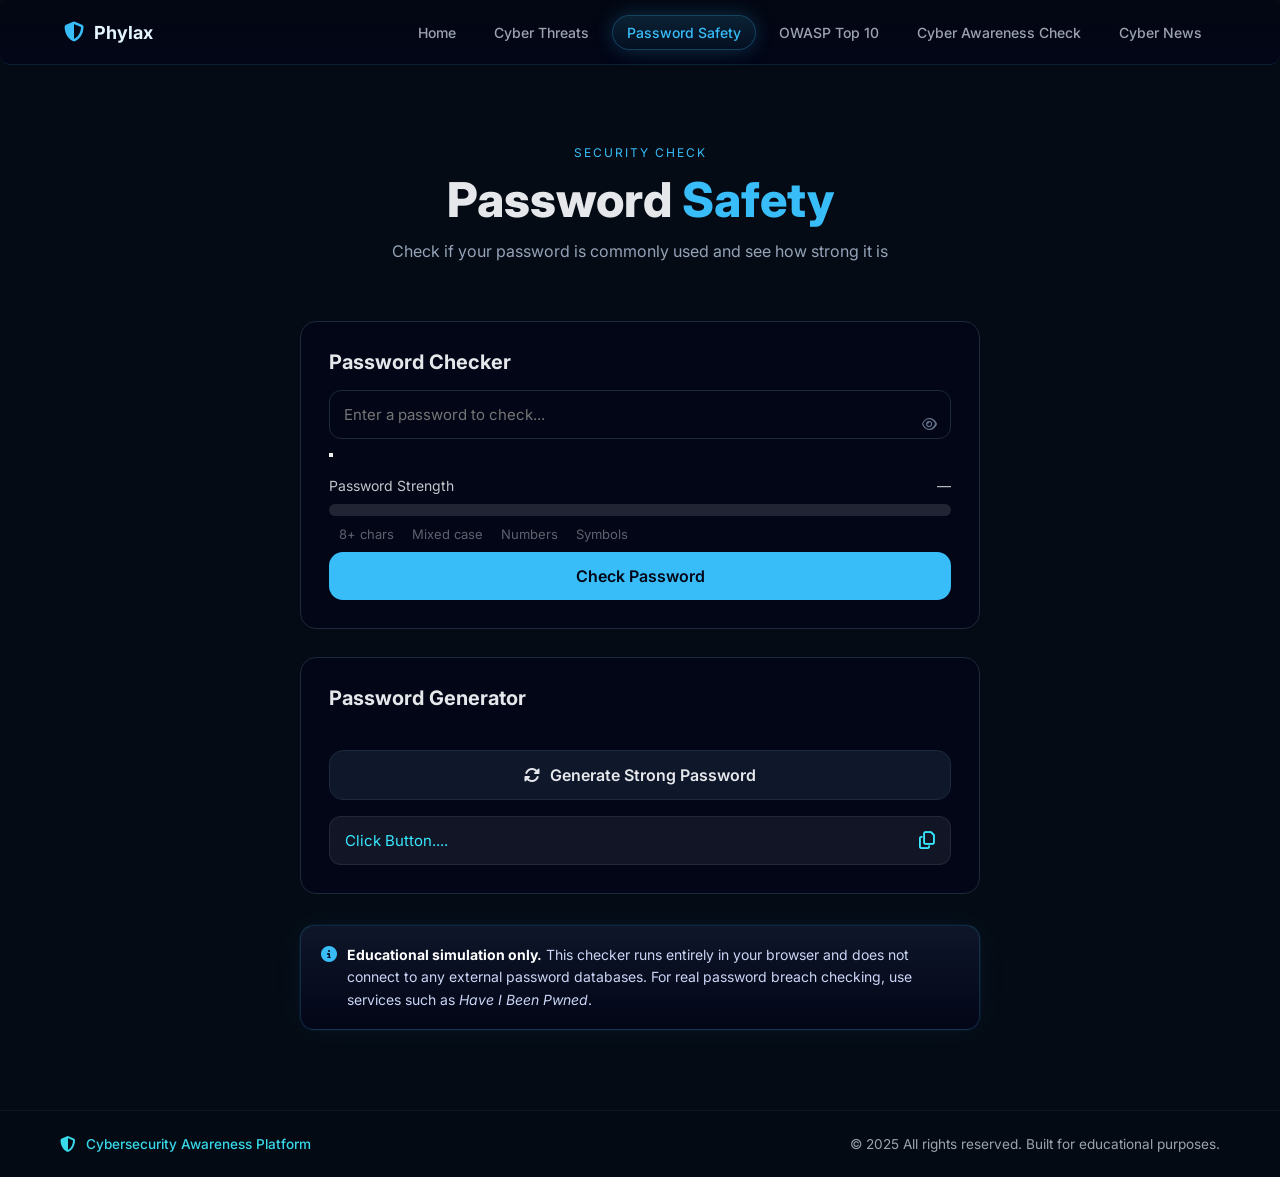
<file: password-safety.html>
<!DOCTYPE html>
<html lang="en">

<head>
    <meta charset="UTF-8">
    <meta name="viewport" content="width=device-width, initial-scale=1.0">
    <title>Password Safety | CyberSafe</title>

    <!-- Google Font -->
    <link href="https://fonts.googleapis.com/css2?family=Inter:wght@400;500;600;700;800&display=swap" rel="stylesheet">

    <!-- Font Awesome -->
    <link rel="stylesheet" href="https://cdnjs.cloudflare.com/ajax/libs/font-awesome/6.5.0/css/all.min.css">

    <!-- Global CSS -->
    <link rel="stylesheet" href="css/style.css">

    <!-- Password Safety CSS -->
    <link rel="stylesheet" href="css/password-safety.css">
</head>

<body>

<header class="navbar">
  <div class="navbar-container">
    <div class="logo">
      <i class="fa-solid fa-shield-halved"></i>
      <span>Phylax</span>
    </div>

    <nav class="nav-links">
      <a href="index.html">Home</a>
      <a href="threats.html">Cyber Threats</a>
      <a href="password-safety.html" class="active">Password Safety</a>
      <a href="owasp.html">OWASP Top 10</a>
      <a href="awareness.html">Cyber Awareness Check</a>
      <a href="news.html">Cyber News</a>
    </nav>
  </div>
</header>

    <!-- HERO -->
    <section class="password-hero">
        <span class="hero-label">SECURITY CHECK</span>
        <h1>Password <span>Safety</span></h1>
        <p>Check if your password is commonly used and see how strong it is</p>
    </section>

    <!-- CONTENT -->
    <section class="password-section">

        <div class="password-card">

            <h2>Password Checker</h2>

            <div class="password-input">
                <input type="password" id="passwordInput" placeholder="Enter a password to check..." />
                <button id="togglePassword">
                    <i class="fa-regular fa-eye"></i>
                </button>
            </div>

            <!-- STRENGTH -->
            <div class="strength-box">
                <div class="strength-label">
                    <span>Password Strength</span>
                    <span id="strengthLabel"></span>
                </div>

                <div class="strength-bar">
                    <div class="strength-fill" id="strengthFill"></div>
                </div>


                <div class="strength-rules">
                    <span id="rule-length">8+ chars</span>
                    <span id="rule-case">Mixed case</span>
                    <span id="rule-number">Numbers</span>
                    <span id="rule-symbol">Symbols</span>
                </div>
            </div>

            <button class="primary-btn" id="checkPasswordBtn">
                Check Password
            </button>

            <div id="passwordResult" class="result-box hidden"></div>
        </div>

        <!-- PASSWORD GENERATOR -->
        <div class="password-card">

            <h2>Password Generator</h2>

            <button class="secondary-btn" id="generatePassword">
                <i class="fa-solid fa-rotate"></i>
                Generate Strong Password
            </button>

            <div class="generated-box">
                <span id="generatedValue">
                    Click Button....
                </span>
                <button id="copyPassword">
                    <i class="fa-regular fa-copy"></i>
                </button>
            </div>

        </div>

        <!-- DISCLAIMER -->
        <div class="password-note">
            <i class="fa-solid fa-circle-info"></i>
            <p>
                <strong>Educational simulation only.</strong>
                This checker runs entirely in your browser and does not connect to any
                external password databases. For real password breach checking, use
                services such as <em>Have I Been Pwned</em>.
            </p>
        </div>

    </section>

    <footer class="footer">
        <div class="footer-content">
            <div class="footer-left">
                <i class="fa-solid fa-shield-halved"></i>
                <span>Cybersecurity Awareness Platform</span>
            </div>

            <div class="footer-right">
                © 2025 All rights reserved. Built for educational purposes.
            </div>
        </div>
    </footer>


    <script src="js/password-safety.js"></script>
</body>

</html>
</file>
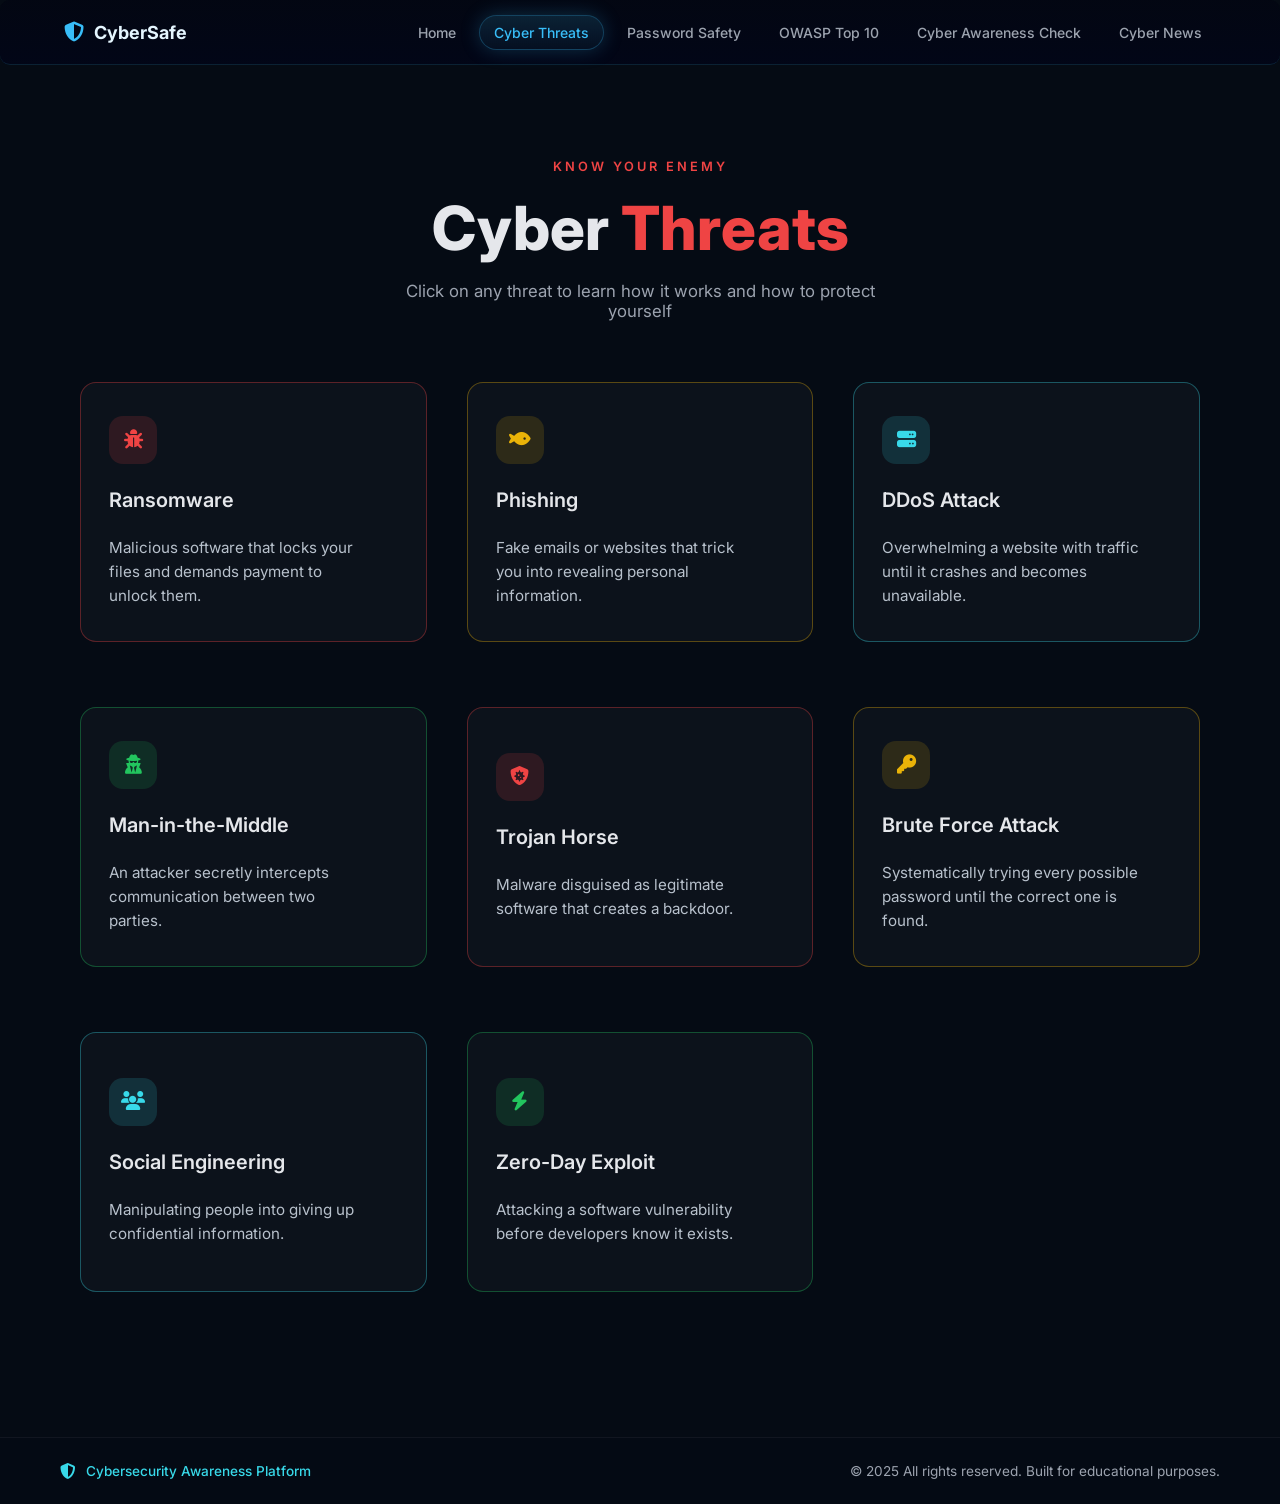
<file: threats.html>
<!DOCTYPE html>
<html lang="en">

<head>
    <meta charset="UTF-8" />
    <meta name="viewport" content="width=device-width, initial-scale=1.0" />
    <title>Cyber Threats | CyberSafe</title>

    <!-- Google Font (same as home) -->
    <link href="https://fonts.googleapis.com/css2?family=Inter:wght@400;500;600;700;800&display=swap" rel="stylesheet">

    <!-- Font Awesome -->
    <link rel="stylesheet" href="https://cdnjs.cloudflare.com/ajax/libs/font-awesome/6.5.0/css/all.min.css">

    <!-- Global CSS -->
    <link rel="stylesheet" href="css/style.css">

    <!-- Cyber Threats Page CSS -->
    <link rel="stylesheet" href="css/cyber-threats.css">
</head>

<body>

    <!-- NAVBAR (reuse same HTML as home) -->
<header class="navbar">
  <div class="navbar-container">
    <div class="logo">
      <i class="fa-solid fa-shield-halved"></i>
      <span>CyberSafe</span>
    </div>

    <nav class="nav-links">
      <a href="index.html">Home</a>
      <a href="threats.html" class="active">Cyber Threats</a>
      <a href="password-safety.html">Password Safety</a>
      <a href="owasp.html">OWASP Top 10</a>
      <a href="awareness.html">Cyber Awareness Check</a>
      <a href="news.html">Cyber News</a>
    </nav>
  </div>
</header>

    <!-- PAGE HEADER -->
    <section class="threats-hero">
        <span class="threats-label">KNOW YOUR ENEMY</span>
        <h1>Cyber <span>Threats</span></h1>
        <p>Click on any threat to learn how it works and how to protect yourself</p>
    </section>

    <!-- THREAT GRID (we will fill next) -->
    <section class="threats-grid-section">
        <div class="threats-grid">



            <div class="threat-card danger" data-type="danger" data-title="Ransomware"
                data-subtitle="Malicious software that locks your files and demands payment to unlock them."
                data-how="Ransomware encrypts your important files such as documents, photos, and videos. It then displays a ransom note demanding payment, usually in cryptocurrency. Even after payment, attackers may not restore your files."
                data-protect="Keep regular backups of important files|Never open suspicious email attachments|Keep your operating system updated|Use reputable antivirus software">

                <div class="threat-icon danger">
                    <i class="fa-solid fa-bug"></i>
                </div>
                <h3>Ransomware</h3>
                <p>Malicious software that locks your files and demands payment to unlock them.</p>
            </div>



            <div class="threat-card warning" data-type="warning" data-title="Phishing"
                data-subtitle="Fake emails or websites that trick you into revealing personal information."
                data-how="Phishing attacks impersonate trusted companies or people. They create urgency to trick users into clicking malicious links or entering passwords on fake websites."
                data-protect="Verify the sender’s email address|Do not click links in unexpected emails|Check for HTTPS and correct URLs|Contact the company directly if unsure">

                <div class="threat-icon warning">
                    <i class="fa-solid fa-fish"></i>
                </div>
                <h3>Phishing</h3>
                <p>Fake emails or websites that trick you into revealing personal information.</p>
            </div>



            <div class="threat-card info" data-type="info" data-title="DDoS Attack"
                data-subtitle="Overwhelming a website with traffic until it crashes and becomes unavailable."
                data-how="DDoS attacks flood a website with massive traffic using infected computers (botnets). Legitimate users are unable to access the service."
                data-protect="Use DDoS protection services|Implement rate limiting|Monitor network traffic|Have an incident response plan">

                <div class="threat-icon info">
                    <i class="fa-solid fa-server"></i>
                </div>
                <h3>DDoS Attack</h3>
                <p>Overwhelming a website with traffic until it crashes and becomes unavailable.</p>
            </div>



            <div class="threat-card success" data-type="success" data-title="Man-in-the-Middle"
                data-subtitle="An attacker secretly intercepts communication between two parties."
                data-how="Attackers position themselves between you and a service to read or modify data. This often happens on unsecured public WiFi networks."
                data-protect="Avoid sensitive actions on public WiFi|Use a VPN for secure connections|Only use HTTPS websites|Enable two-factor authentication">

                <div class="threat-icon success">
                    <i class="fa-solid fa-user-secret"></i>
                </div>
                <h3>Man-in-the-Middle</h3>
                <p>An attacker secretly intercepts communication between two parties.</p>
            </div>



            <div class="threat-card danger" data-type="danger" data-title="Trojan Horse"
                data-subtitle="Malware disguised as legitimate software that creates a backdoor."
                data-how="Trojans appear harmless but secretly install malware. They can steal data, install more malware, or give attackers remote access."
                data-protect="Download software only from official sources|Be careful with free software offers|Keep antivirus software updated|Do not ignore security warnings">

                <div class="threat-icon danger">
                    <i class="fa-solid fa-shield-virus"></i>
                </div>
                <h3>Trojan Horse</h3>
                <p>Malware disguised as legitimate software that creates a backdoor.</p>
            </div>


            <div class="threat-card warning" data-title="Brute Force Attack"
                data-subtitle="Systematically trying every possible password until the correct one is found."
                data-how="Attackers use automated tools to try thousands or millions of passwords. Weak passwords can be cracked very quickly."
                data-protect="Use long and complex passwords|Enable account lockout after failures|Use two-factor authentication|Consider a password manager">

                <div class="threat-icon warning">
                    <i class="fa-solid fa-key"></i>
                </div>
                <h3>Brute Force Attack</h3>
                <p>Systematically trying every possible password until the correct one is found.</p>
            </div>


            <div class="threat-card info" data-type="info" data-title="Social Engineering"
                data-subtitle="Manipulating people into giving up confidential information."
                data-how="Attackers exploit trust, fear, or urgency to trick people into revealing passwords or granting access."
                data-protect="Verify unexpected requests through other channels|Be skeptical of urgent demands|Never share passwords|Learn common manipulation tactics">

                <div class="threat-icon info">
                    <i class="fa-solid fa-users"></i>
                </div>
                <h3>Social Engineering</h3>
                <p>Manipulating people into giving up confidential information.</p>
            </div>


            <div class="threat-card success" data-type="success" data-title="Zero-Day Exploit"
                data-subtitle="Attacking a software vulnerability before developers know it exists."
                data-how="Zero-day vulnerabilities are unknown security flaws. Attackers exploit them before patches are released."
                data-protect="Keep all software updated|Use multiple layers of security|Monitor unusual system behavior|Use software from trusted vendors">

                <div class="threat-icon success">
                    <i class="fa-solid fa-bolt"></i>
                </div>
                <h3>Zero-Day Exploit</h3>
                <p>Attacking a software vulnerability before developers know it exists.</p>
            </div>

        </div>
    </section>




    <!-- Threat Modal -->
    <div id="threatModal" class="modal-overlay hidden">
        <div class="modal" id="modalBox">

            <button class="modal-close" id="closeModal">
                <i class="fa-solid fa-xmark"></i>
            </button>

            <!-- HEADER -->
            <div class="modal-header">
                <div class="modal-icon" id="modalIcon"></div>
                <div class="modal-title-group">
                    <h2 id="modalTitle"></h2>
                    <p class="modal-subtitle" id="modalSubtitle"></p>
                </div>
            </div>

            <!-- BODY -->
            <div class="modal-body">

                <div class="modal-section">
                    <div class="section-header">
                        <span class="step-number step-1">1</span>
                        <h3>How It Works</h3>
                    </div>
                    <p id="modalHow"></p>
                </div>

                <div class="modal-section">
                    <div class="section-header">
                        <span class="step-number step-2">2</span>
                        <h3>How To Protect Yourself</h3>
                    </div>
                    <ul id="modalProtect"></ul>
                </div>

            </div>
        </div>
    </div>



    <!-- FOOTER (reuse same footer) -->
<footer class="footer">
    <div class="footer-content">
        <div class="footer-left">
            <i class="fa-solid fa-shield-halved"></i>
            <span>Cybersecurity Awareness Platform</span>
        </div>

        <div class="footer-right">
            © 2025 All rights reserved. Built for educational purposes.
        </div>
    </div>
</footer>
    <script src="js/cyber-threats.js"></script>

</body>

</html>
</file>
<file: css/style.css>
:root {
    --glow-cyan: rgba(56, 217, 233, 0.35);
    --glow-red: rgba(248, 113, 113, 0.35);
    --glow-green: rgba(34, 197, 94, 0.35);
}

/* RESET */
* {
    margin: 0;
    padding: 0;
    box-sizing: border-box;
    font-family: 'Inter', sans-serif;
}

body {
    background-color: #050b14;
    color: #e5e7eb;
    overflow-x: hidden;
}

/* GLOBAL SECTION SPACING */
/* GLOBAL SECTION SPACING */
section {
    position: relative;
}

.hero {
    padding-bottom: 120px;
}


/* =========================
   NAVBAR (GLOBAL)
========================= */

.navbar {
  position: sticky;
  top: 0;
  z-index: 1000;

  background: linear-gradient(
    180deg,
    rgba(3, 7, 18, 0.95),
    rgba(2, 6, 23, 0.95)
  );

  border-bottom: 1px solid rgba(56, 189, 248, 0.15);
  border-radius: 10px;
  backdrop-filter: blur(12px);
}

.navbar-container {
  max-width: 1200px;
  margin: 0 auto;

  height: 64px;
  padding: 0 24px;

  display: flex;
  align-items: center;
  justify-content: space-between;
}

/* LOGO */
.logo {
  display: flex;
  align-items: center;
  gap: 10px;

  font-weight: 700;
  font-size: 18px;
  color: #e5f6ff;
}

.logo i {
  color: #38bdf8;
  font-size: 20px;
}

/* NAV LINKS */
.nav-links {
  display: flex;
  align-items: center;
  gap: 10px;
}

.nav-links a {
  padding: 8px 14px;
  border-radius: 999px;

  font-size: 14px;
  font-weight: 500;
  color: #9ca3af;
  text-decoration: none;

  transition: all 0.25s ease;
}

.nav-links a:hover {
  color: #e5f6ff;
}

/* ACTIVE LINK (PILL) */
.nav-links a.active {
  color: #38bdf8;

  background: linear-gradient(
    180deg,
    rgba(56, 189, 248, 0.15),
    rgba(56, 189, 248, 0.05)
  );

  box-shadow:
    0 0 0 1px rgba(56, 189, 248, 0.25),
    0 0 20px rgba(56, 189, 248, 0.25);
}



/* HERO SECTION */
.hero {
    min-height: 100vh;
    display: flex;
    justify-content: center;
    align-items: center;
    padding-top: 70px;

    /* GRID BACKGROUND */
    background:
        linear-gradient(rgba(56,217,233,0.05) 1px, transparent 1px),
        linear-gradient(90deg, rgba(56,217,233,0.05) 1px, transparent 1px);
    background-size: 40px 40px;
}

.hero-content {
    text-align: center;
    max-width: 900px;
    padding: 40px 20px;
}


/* HERO ICON */
.hero-icon {
    width: 80px;
    height: 80px;
    margin: 0 auto 30px;
    border-radius: 16px;
    display: flex;
    justify-content: center;
    align-items: center;
    color: #38d9e9;
    font-size: 2.5rem;
    background: rgba(56,217,233,0.08);
    box-shadow: 0 0 30px rgba(56,217,233,0.4);
}

/* HERO TEXT */
.hero h1 {
    font-size: 4.4rem;
    font-weight: 800;
    line-height: 1.15;
    margin-top: 20px;
}


.hero h1 span {
    color: #38d9e9;
}

.hero p {
    margin-top: 28px;
    font-size: 1.15rem;
    color: #9ca3af;
}


/* BUTTON */
.cta-btn {
    margin-top: 40px;
    padding: 16px 36px;
    border: none;
    border-radius: 14px;
    font-size: 1rem;
    font-weight: 600;
    color: #050b14;
    background: #38d9e9;
    cursor: pointer;
    box-shadow: 0 0 25px rgba(56,217,233,0.6);
    transition: all 0.3s ease;
}

.cta-btn i {
    margin-left: 8px;
}

.cta-btn:hover {
    transform: translateY(-4px);
    box-shadow: 0 0 40px rgba(56,217,233,0.9);
}
/* WHAT IS CYBERSECURITY SECTION */
.cybersecurity {
    padding: 90px 60px;
    text-align: center;
    background: radial-gradient(circle at top, rgba(56,217,233,0.05), transparent 60%);
}

.section-tag {
    color: #38d9e9;
    font-size: 0.8rem;
    letter-spacing: 2px;
    margin-bottom: 15px;
}

.cybersecurity h2 {
    font-size: 2.8rem;
    font-weight: 800;
    margin-bottom: 60px;
}

.cybersecurity h2 span {
    color: #38d9e9;
}

/* CARDS GRID */
.cards {
    display: grid;
    grid-template-columns: repeat(3, 1fr);
    gap: 30px;
    max-width: 1100px;
    margin: auto;
}

/* CARD */
.card {
    background: rgba(255,255,255,0.03);
    border-radius: 18px;
    padding: 40px 30px;
    text-align: left;
    border: 1px solid rgba(255,255,255,0.05);
    transition: all 0.4s ease;
}

.card:hover {
    transform: translateY(-10px);
    box-shadow: 0 0 40px rgba(56,217,233,0.25);
    border-color: rgba(56,217,233,0.4);
}

/* Highlight middle card */
.card.active {
    box-shadow: 0 0 50px rgba(56,217,233,0.35);
    border-color: rgba(56,217,233,0.6);
}

/* ICON */
.card-icon {
    width: 55px;
    height: 55px;
    border-radius: 12px;
    display: flex;
    align-items: center;
    justify-content: center;
    font-size: 1.4rem;
    margin-bottom: 25px;
}

.card-icon.blue {
    background: rgba(56,217,233,0.15);
    color: #38d9e9;
}

.card-icon.yellow {
    background: rgba(250,204,21,0.15);
    color: #facc15;
}

.card-icon.green {
    background: rgba(34,197,94,0.15);
    color: #22c55e;
}

.card h3 {
    font-size: 1.3rem;
    margin-bottom: 12px;
}

.card p {
    font-size: 0.95rem;
    color: #9ca3af;
    line-height: 1.6;
}

/* DEFINITION BOX */
.definition-box {
    max-width: 900px;
    margin: 80px auto 0;
    padding: 30px 40px;
    border-radius: 16px;
    background: rgba(255,255,255,0.03);
    border: 1px solid rgba(56,217,233,0.25);
    box-shadow: 0 0 40px rgba(56,217,233,0.15);
}

.definition-box span {
    color: #38d9e9;
    font-weight: 600;
}

/* WHY THREATS ARE INCREASING */
.threats {
    padding: 90px 60px;
    text-align: center;
}

.threats .danger {
    color: #f87171;
}

.threats h2 {
    font-size: 2.8rem;
    font-weight: 800;
    margin-bottom: 80px;
}

.threats .red {
    color: #f87171;
}

/* CONTAINER */
.threats-container {
    display: grid;
    grid-template-columns: 1.2fr 1fr;
    gap: 80px;
    align-items: center;
    max-width: 1200px;
    margin: auto;
}

/* LEFT CARDS */
.threat-card {
    display: flex;
    gap: 20px;
    padding: 25px;
    margin-bottom: 25px;
    border-radius: 16px;
    background: rgba(255,255,255,0.03);
    border: 1px solid rgba(255,255,255,0.05);
    transition: all 0.4s ease;
}

.threat-card:hover {
    transform: translateX(8px);
    box-shadow: 0 0 40px rgba(248,113,113,0.25);
    border-color: rgba(248,113,113,0.4);
}

.threat-card h3 {
    font-size: 1.1rem;
    margin-bottom: 8px;
}

.threat-card p {
    font-size: 0.95rem;
    color: #9ca3af;
    line-height: 1.6;
}

/* ICONS */
.threat-icon {
    width: 48px;
    height: 48px;
    border-radius: 12px;
    display: flex;
    align-items: center;
    justify-content: center;
    font-size: 1.2rem;
    flex-shrink: 0;
}

.threat-icon.red {
    background: rgba(248,113,113,0.15);
    color: #f87171;
}

.threat-icon.yellow {
    background: rgba(250,204,21,0.15);
    color: #facc15;
}

.threat-icon.cyan {
    background: rgba(56,217,233,0.15);
    color: #38d9e9;
}

/* STATS INSIDE THREATS */
.threats-stats {
    margin-top: 80px;
}


/* RADAR */
.radar-wrapper {
    position: relative;
    display: flex;
    justify-content: center;
}

.badge {
    position: absolute;
    top: -10px;
    right: 10px;
    background: #f87171;
    color: #050b14;
    padding: 8px 14px;
    font-size: 0.8rem;
    border-radius: 999px;
    font-weight: 600;
}

.radar {
    position: relative;
    width: 260px;
    height: 260px;
    border-radius: 50%;
    background: rgba(248,113,113,0.05);
    display: flex;
    align-items: center;
    justify-content: center;
}

/* PULSE ANIMATION */
.pulse {
    position: absolute;
    width: 100%;
    height: 100%;
    border-radius: 50%;
    border: 2px solid rgba(248,113,113,0.4);
    animation: pulse 2.5s infinite;
}

.pulse.delay {
    animation-delay: 1.2s;
}

@keyframes pulse {
    0% {
        transform: scale(0.3);
        opacity: 1;
    }
    100% {
        transform: scale(1.1);
        opacity: 0;
    }
}

/* WARNING ICON */
.warning-icon {
    width: 95px;
    height: 95px;
    font-size: 2.4rem;
    border-radius: 50%;
    background: rgba(248,113,113,0.25);
    color: #f87171;
    display: flex;
    align-items: center;
    justify-content: center;
    box-shadow: 0 0 45px rgba(248,113,113,0.75);
}


/* RESPONSIVE */
@media (max-width: 900px) {
    .threats-container {
        grid-template-columns: 1fr;
        gap: 60px;
        text-align: center;
    }

    .threat-card {
        justify-content: center;
        text-align: left;
    }

    .radar-wrapper {
        order: -1;
    }
}
/* STATISTICS SECTION */
.stats {
    padding: 100px 60px;
}

.stats-grid {
    max-width: 1200px;
    margin: auto;
    display: grid;
    grid-template-columns: repeat(4, 1fr);
    gap: 30px;
}

/* STAT CARD */
.stat-card {
    background: rgba(255,255,255,0.03);
    border-radius: 18px;
    padding: 40px 30px;
    text-align: center;
    border: 1px solid rgba(255,255,255,0.05);
    transition: all 0.4s ease;
}

.stat-card:hover {
    transform: translateY(-8px);
    box-shadow: 0 0 40px rgba(56,217,233,0.25);
    border-color: rgba(56,217,233,0.4);
}

/* NUMBER */
.stat-card h3 {
    font-size: 2.2rem;
    font-weight: 800;
    color: #38d9e9;
}

/* SUBTEXT */
.stat-card span {
    display: block;
    margin-top: 5px;
    font-size: 0.9rem;
    color: #9ca3af;
    text-transform: uppercase;
    letter-spacing: 1px;
}

/* DESCRIPTION */
.stat-card p {
    margin-top: 15px;
    font-size: 0.95rem;
    color: #9ca3af;
    line-height: 1.5;
}


/* AUDIENCE SECTION */
.audience {
    padding: 90px 60px;
    text-align: center;
}

.section-tag.green {
    color: #22c55e;
}

.audience h2 {
    font-size: 2.8rem;
    font-weight: 800;
    margin-bottom: 10px;
}

.audience h2 span {
    color: #22c55e;
}

.subtitle {
    color: #9ca3af;
    font-size: 1rem;
    margin-bottom: 70px;
}

/* GRID */
.audience-grid {
    max-width: 1200px;
    margin: auto;
    display: grid;
    grid-template-columns: repeat(3, 1fr);
    gap: 30px;
}

/* CARD */
.audience-card {
    background: rgba(255,255,255,0.03);
    border-radius: 20px;
    padding: 40px 30px;
    text-align: left;
    border: 1px solid rgba(255,255,255,0.05);
    transition: all 0.4s ease;
}

.audience-card:hover {
    transform: translateY(-10px);
    box-shadow: 0 0 40px rgba(34,197,94,0.25);
    border-color: rgba(34,197,94,0.4);
}

/* ICON */
.audience-icon {
    width: 55px;
    height: 55px;
    border-radius: 14px;
    display: flex;
    align-items: center;
    justify-content: center;
    font-size: 1.4rem;
    margin-bottom: 25px;
}

.audience-icon.green {
    background: rgba(34,197,94,0.15);
    color: #22c55e;
}

.audience-icon.cyan {
    background: rgba(56,217,233,0.15);
    color: #38d9e9;
}

.audience-icon.yellow {
    background: rgba(250,204,21,0.15);
    color: #facc15;
}

.audience-card h3 {
    font-size: 1.3rem;
    margin-bottom: 12px;
}

.audience-card p {
    font-size: 0.95rem;
    color: #9ca3af;
    line-height: 1.6;
    margin-bottom: 20px;
}

/* LIST */
.audience-card ul {
    list-style: none;
}

.audience-card ul li {
    margin-bottom: 10px;
    font-size: 0.9rem;
    color: #9ca3af;
    position: relative;
    padding-left: 22px;
}

.audience-card ul li::before {
    content: "●";
    position: absolute;
    left: 0;
    color: #22c55e;
}

/* CTA BUTTONS */
.audience-cta {
    margin-top: 70px;
    display: flex;
    justify-content: center;
    gap: 20px;
    flex-wrap: wrap;
}

.secondary-btn {
    margin-top: 40px;
    padding: 16px 36px;
    border: none;
    border-radius: 14px;
    font-size: 1rem;
    font-weight: 600;
    background: rgba(56,217,233,0.05);
    color: #e5e7eb;
    cursor: pointer;
    transition: all 0.3s ease;
}


.secondary-btn:hover {
    background: rgba(56,217,233,0.12);
    box-shadow: 0 0 25px rgba(56,217,233,0.35);
    transform: translateY(-2px);
}


/* FOOTER */
.footer {
    border-top: 1px solid rgba(255,255,255,0.05);
    padding: 25px 60px;
    background: rgba(5, 11, 20, 0.9);
}

.footer-content {
    max-width: 1200px;
    margin: auto;
    display: flex;
    justify-content: space-between;
    align-items: center;
    color: #9ca3af;
    font-size: 0.85rem;
}

/* LEFT */
.footer-left {
    display: flex;
    align-items: center;
    gap: 10px;
    color: #38d9e9;
    font-weight: 500;
}

.footer-left i {
    font-size: 1rem;
}

/* RESPONSIVE */
@media (max-width: 700px) {
    .footer-content {
        flex-direction: column;
        gap: 10px;
        text-align: center;
    }
}


/* RESPONSIVE */
@media (max-width: 900px) {
    .audience-grid {
        grid-template-columns: 1fr;
    }

    .audience {
        padding: 80px 20px;
    }
}


/* RESPONSIVE */
@media (max-width: 900px) {
    .stats-grid {
        grid-template-columns: repeat(2, 1fr);
    }
}

@media (max-width: 500px) {
    .stats-grid {
        grid-template-columns: 1fr;
    }
}



/* RESPONSIVE */
@media (max-width: 900px) {
    .cards {
        grid-template-columns: 1fr;
    }

    .cybersecurity {
        padding: 80px 20px;
    }
}

/* RESPONSIVE */
@media (max-width: 768px) {
    .navbar {
        padding: 0 20px;
    }

    .navbar nav {
        display: none;
    }

    .hero h1 {
        font-size: 2.5rem;
    }
}
</file>
<file: css/awareness.css>
/* =========================
   CYBER AWARENESS CHECK - Quiz + Game
========================= */

.awareness-hero {
  text-align: center;
  padding: 70px 20px 40px;
}

.awareness-hero .hero-label {
  font-size: 11px;
  letter-spacing: 2.5px;
  color: #22c55e;
  display: block;
  margin-bottom: 12px;
  text-transform: uppercase;
}

.awareness-hero h1 {
  font-size: clamp(36px, 5vw, 52px);
  font-weight: 800;
  color: #fff;
}

.awareness-hero h1 span {
  color: #22c55e;
}

.awareness-hero p {
  margin-top: 12px;
  color: #94a3b8;
  font-size: 16px;
  max-width: 560px;
  margin-left: auto;
  margin-right: auto;
}

/* Hub */
.quiz-hub {
  max-width: 900px;
  margin: 0 auto 40px;
  padding: 0 24px;
}

.hub-grid {
  display: grid;
  grid-template-columns: repeat(2, 1fr);
  gap: 24px;
  margin-bottom: 40px;
}

.hub-card {
  position: relative;
  padding: 32px 28px;
  border-radius: 16px;
  background: linear-gradient(180deg, rgba(11, 19, 36, 0.9), rgba(8, 13, 24, 0.85));
  border: 1px solid rgba(255, 255, 255, 0.06);
  box-shadow: 0 16px 50px rgba(0, 0, 0, 0.4);
  cursor: pointer;
  transition: all 0.3s ease;
  overflow: hidden;
}

.hub-card::before {
  content: "";
  position: absolute;
  inset: 0;
  background: radial-gradient(400px 200px at 30% 20%, rgba(34, 197, 94, 0.08), transparent 60%);
  pointer-events: none;
}

.hub-card:hover {
  transform: translateY(-6px);
  border-color: rgba(34, 197, 94, 0.4);
  box-shadow: 0 24px 60px rgba(0, 0, 0, 0.5), 0 0 40px rgba(34, 197, 94, 0.1);
}

.hub-icon {
  width: 52px;
  height: 52px;
  border-radius: 14px;
  display: grid;
  place-items: center;
  font-size: 22px;
  margin-bottom: 18px;
  background: rgba(255, 255, 255, 0.05);
  border: 1px solid rgba(255, 255, 255, 0.08);
}

.hub-icon.green {
  color: #22c55e;
}

.hub-icon.amber {
  color: #fbbf24;
}

.hub-card h3 {
  font-size: 22px;
  font-weight: 700;
  margin-bottom: 10px;
}

.hub-card p {
  color: #94a3b8;
  font-size: 15px;
  line-height: 1.6;
  margin-bottom: 18px;
}

.hub-card .hub-meta {
  font-size: 13px;
  color: #64748b;
}

.hub-card .hub-meta span {
  color: #22c55e;
  font-weight: 600;
}

.hub-start-btn {
  display: inline-flex;
  align-items: center;
  gap: 8px;
  margin-top: 14px;
  padding: 0;
  background: transparent;
  border: none;
  color: #22c55e;
  font-weight: 700;
  font-size: 15px;
  cursor: pointer;
  transition: transform 0.2s ease;
}

.hub-start-btn:hover {
  transform: translateX(3px);
}

/* Badge Info */
.badge-info {
  max-width: 900px;
  margin: 0 auto 50px;
  padding: 0 24px;
}

.badge-info-inner {
  display: flex;
  justify-content: center;
  gap: 28px;
  flex-wrap: wrap;
}

.badge-tier {
  display: flex;
  align-items: center;
  gap: 10px;
  padding: 12px 20px;
  border-radius: 12px;
  background: rgba(255, 255, 255, 0.03);
  border: 1px solid rgba(255, 255, 255, 0.06);
  font-size: 14px;
  color: #cbd5e1;
}

.badge-tier i {
  font-size: 18px;
}

.badge-tier.beginner i {
  color: #38bdf8;
}

.badge-tier.intermediate i {
  color: #a78bfa;
}

.badge-tier.expert i {
  color: #fbbf24;
}

.badge-tier .tier-range {
  color: #64748b;
  font-size: 12px;
  margin-left: 4px;
}

/* Quiz Container */
.quiz-container {
  max-width: 780px;
  margin: 0 auto 80px;
  padding: 0 24px;
  display: none;
}

.quiz-container.active {
  display: block;
  animation: fadeSlideIn 0.4s ease-out;
}

@keyframes fadeSlideIn {
  from {
    opacity: 0;
    transform: translateY(16px);
  }

  to {
    opacity: 1;
    transform: translateY(0);
  }
}

.quiz-card {
  background: linear-gradient(180deg, rgba(11, 19, 36, 0.92), rgba(6, 10, 20, 0.88));
  border: 1px solid rgba(255, 255, 255, 0.07);
  border-radius: 18px;
  padding: 36px 32px;
  box-shadow: 0 20px 60px rgba(0, 0, 0, 0.5);
  position: relative;
  overflow: hidden;
}

.quiz-card::before {
  content: "";
  position: absolute;
  top: 0;
  left: 0;
  right: 0;
  height: 1px;
  background: linear-gradient(90deg, transparent, rgba(34, 197, 94, 0.4), transparent);
}

.quiz-header {
  display: flex;
  justify-content: space-between;
  align-items: center;
  margin-bottom: 16px;
}

.quiz-question-count {
  font-size: 14px;
  color: #94a3b8;
}

.quiz-score-badge {
  display: inline-flex;
  align-items: center;
  gap: 6px;
  padding: 6px 16px;
  border-radius: 999px;
  background: rgba(34, 197, 94, 0.1);
  border: 1px solid rgba(34, 197, 94, 0.3);
  color: #22c55e;
  font-size: 14px;
  font-weight: 700;
}

.quiz-progress {
  width: 100%;
  height: 6px;
  background: rgba(255, 255, 255, 0.06);
  border-radius: 999px;
  margin-bottom: 32px;
  overflow: hidden;
}

.quiz-progress-fill {
  height: 100%;
  border-radius: 999px;
  background: linear-gradient(90deg, #22c55e, #4ade80);
  transition: width 0.5s cubic-bezier(0.4, 0, 0.2, 1);
  box-shadow: 0 0 12px rgba(34, 197, 94, 0.4);
}

.quiz-question {
  font-size: 20px;
  font-weight: 700;
  line-height: 1.5;
  margin-bottom: 28px;
  color: #f1f5f9;
}

.quiz-options {
  display: flex;
  flex-direction: column;
  gap: 14px;
}

.quiz-option {
  display: flex;
  align-items: center;
  gap: 16px;
  padding: 18px 20px;
  border-radius: 14px;
  background: rgba(255, 255, 255, 0.025);
  border: 1px solid rgba(255, 255, 255, 0.07);
  cursor: pointer;
  transition: all 0.25s ease;
}

.quiz-option:hover {
  border-color: rgba(34, 197, 94, 0.35);
  background: rgba(34, 197, 94, 0.04);
}

.quiz-option.selected {
  border-color: rgba(34, 197, 94, 0.5);
  background: rgba(34, 197, 94, 0.08);
}

.quiz-option.correct {
  border-color: rgba(34, 197, 94, 0.7);
  background: rgba(34, 197, 94, 0.12);
  box-shadow: 0 0 25px rgba(34, 197, 94, 0.15);
}

.quiz-option.wrong {
  border-color: rgba(239, 68, 68, 0.7);
  background: rgba(239, 68, 68, 0.1);
  box-shadow: 0 0 25px rgba(239, 68, 68, 0.12);
}

.quiz-option.disabled {
  pointer-events: none;
  opacity: 0.6;
}

.quiz-option.correct.disabled,
.quiz-option.wrong.disabled {
  opacity: 1;
}

.option-letter {
  width: 36px;
  height: 36px;
  border-radius: 10px;
  background: rgba(255, 255, 255, 0.06);
  border: 1px solid rgba(255, 255, 255, 0.1);
  display: grid;
  place-items: center;
  font-size: 14px;
  font-weight: 700;
  color: #94a3b8;
  flex-shrink: 0;
  transition: all 0.25s ease;
}

.quiz-option.selected .option-letter {
  background: rgba(34, 197, 94, 0.2);
  border-color: rgba(34, 197, 94, 0.4);
  color: #22c55e;
}

.quiz-option.correct .option-letter {
  background: rgba(34, 197, 94, 0.25);
  border-color: #22c55e;
  color: #22c55e;
}

.quiz-option.wrong .option-letter {
  background: rgba(239, 68, 68, 0.2);
  border-color: #ef4444;
  color: #ef4444;
}

.option-text {
  font-size: 15px;
  color: #e2e8f0;
  line-height: 1.5;
}

.quiz-feedback {
  margin-top: 20px;
  padding: 16px 20px;
  border-radius: 12px;
  font-size: 14px;
  line-height: 1.6;
  display: none;
  animation: fadeSlideIn 0.3s ease-out;
}

.quiz-feedback.show {
  display: block;
}

.quiz-feedback.correct {
  background: rgba(34, 197, 94, 0.08);
  border: 1px solid rgba(34, 197, 94, 0.25);
  color: #86efac;
}

.quiz-feedback.wrong {
  background: rgba(239, 68, 68, 0.08);
  border: 1px solid rgba(239, 68, 68, 0.25);
  color: #fca5a5;
}

.quiz-feedback i {
  margin-right: 8px;
}

.quiz-next-btn {
  margin-top: 24px;
  width: 100%;
  padding: 16px;
  border-radius: 14px;
  background: linear-gradient(135deg, #22c55e, #16a34a);
  border: none;
  color: #fff;
  font-size: 16px;
  font-weight: 700;
  cursor: pointer;
  display: none;
  transition: all 0.3s ease;
  box-shadow: 0 4px 20px rgba(34, 197, 94, 0.3);
}

.quiz-next-btn.show {
  display: block;
  animation: fadeSlideIn 0.3s ease-out;
}

.quiz-next-btn:hover {
  transform: translateY(-2px);
  box-shadow: 0 8px 30px rgba(34, 197, 94, 0.4);
}

/* Results (shared) */
.quiz-results {
  max-width: 780px;
  margin: 0 auto 80px;
  padding: 0 24px;
  display: none;
  text-align: center;
}

.quiz-results.active {
  display: block;
  animation: fadeSlideIn 0.5s ease-out;
}

.results-card {
  background: linear-gradient(180deg, rgba(11, 19, 36, 0.92), rgba(6, 10, 20, 0.88));
  border: 1px solid rgba(255, 255, 255, 0.07);
  border-radius: 20px;
  padding: 48px 36px;
  box-shadow: 0 20px 60px rgba(0, 0, 0, 0.5);
  position: relative;
  overflow: hidden;
}

.results-card::before {
  content: "";
  position: absolute;
  top: -50%;
  left: 50%;
  transform: translateX(-50%);
  width: 400px;
  height: 400px;
  border-radius: 50%;
  pointer-events: none;
}

.results-card.beginner::before {
  background: radial-gradient(circle, rgba(56, 189, 248, 0.12), transparent 70%);
}

.results-card.intermediate::before {
  background: radial-gradient(circle, rgba(167, 139, 250, 0.12), transparent 70%);
}

.results-card.expert::before {
  background: radial-gradient(circle, rgba(251, 191, 36, 0.12), transparent 70%);
}

.result-badge-icon {
  width: 100px;
  height: 100px;
  margin: 0 auto 24px;
  border-radius: 50%;
  display: grid;
  place-items: center;
  font-size: 42px;
  position: relative;
}

.result-badge-icon::after {
  content: "";
  position: absolute;
  inset: -4px;
  border-radius: 50%;
  animation: badgePulse 2s infinite;
}

@keyframes badgePulse {

  0%,
  100% {
    transform: scale(1);
    opacity: 0.5;
  }

  50% {
    transform: scale(1.08);
    opacity: 0.8;
  }
}

.results-card.beginner .result-badge-icon {
  background: rgba(56, 189, 248, 0.12);
  color: #38bdf8;
  box-shadow: 0 0 40px rgba(56, 189, 248, 0.25);
}

.results-card.beginner .result-badge-icon::after {
  border: 2px solid rgba(56, 189, 248, 0.2);
}

.results-card.intermediate .result-badge-icon {
  background: rgba(167, 139, 250, 0.12);
  color: #a78bfa;
  box-shadow: 0 0 40px rgba(167, 139, 250, 0.25);
}

.results-card.intermediate .result-badge-icon::after {
  border: 2px solid rgba(167, 139, 250, 0.2);
}

.results-card.expert .result-badge-icon {
  background: rgba(251, 191, 36, 0.12);
  color: #fbbf24;
  box-shadow: 0 0 40px rgba(251, 191, 36, 0.25);
}

.results-card.expert .result-badge-icon::after {
  border: 2px solid rgba(251, 191, 36, 0.2);
}

.result-badge-title {
  font-size: 28px;
  font-weight: 800;
  margin-bottom: 6px;
}

.results-card.beginner .result-badge-title {
  color: #38bdf8;
}

.results-card.intermediate .result-badge-title {
  color: #a78bfa;
}

.results-card.expert .result-badge-title {
  color: #fbbf24;
}

.result-badge-subtitle {
  color: #94a3b8;
  font-size: 15px;
  margin-bottom: 32px;
}

.result-score-ring {
  width: 160px;
  height: 160px;
  margin: 0 auto 28px;
  position: relative;
}

.result-score-ring svg {
  width: 100%;
  height: 100%;
  transform: rotate(-90deg);
}

.result-score-ring .ring-bg {
  fill: none;
  stroke: rgba(255, 255, 255, 0.06);
  stroke-width: 8;
}

.result-score-ring .ring-fill {
  fill: none;
  stroke-width: 8;
  stroke-linecap: round;
  transition: stroke-dashoffset 1.5s cubic-bezier(0.4, 0, 0.2, 1);
}

.results-card.beginner .ring-fill {
  stroke: #38bdf8;
}

.results-card.intermediate .ring-fill {
  stroke: #a78bfa;
}

.results-card.expert .ring-fill {
  stroke: #fbbf24;
}

.result-score-text {
  position: absolute;
  inset: 0;
  display: flex;
  flex-direction: column;
  align-items: center;
  justify-content: center;
}

.result-score-number {
  font-size: 36px;
  font-weight: 800;
  color: #fff;
}

.result-score-label {
  font-size: 13px;
  color: #94a3b8;
  font-weight: 500;
}

.result-stats {
  display: flex;
  justify-content: center;
  gap: 32px;
  margin-bottom: 36px;
  flex-wrap: wrap;
}

.result-stat {
  text-align: center;
}

.result-stat-value {
  font-size: 24px;
  font-weight: 800;
  color: #fff;
}

.result-stat-value.green {
  color: #22c55e;
}

.result-stat-value.red {
  color: #ef4444;
}

.result-stat-value.blue {
  color: #38bdf8;
}

.result-stat-label {
  font-size: 12px;
  color: #64748b;
  text-transform: uppercase;
  letter-spacing: 1px;
  margin-top: 4px;
}

.result-actions {
  display: flex;
  justify-content: center;
  gap: 16px;
  flex-wrap: wrap;
}

.result-btn {
  padding: 14px 28px;
  border-radius: 12px;
  font-size: 15px;
  font-weight: 600;
  cursor: pointer;
  transition: all 0.25s ease;
  border: none;
}

.result-btn.primary {
  background: linear-gradient(135deg, #22c55e, #16a34a);
  color: #fff;
  box-shadow: 0 4px 20px rgba(34, 197, 94, 0.3);
}

.result-btn.primary:hover {
  transform: translateY(-2px);
  box-shadow: 0 8px 30px rgba(34, 197, 94, 0.4);
}

.result-btn.secondary {
  background: rgba(255, 255, 255, 0.05);
  border: 1px solid rgba(255, 255, 255, 0.1);
  color: #e2e8f0;
}

.result-btn.secondary:hover {
  border-color: rgba(255, 255, 255, 0.2);
  background: rgba(255, 255, 255, 0.08);
}

/* =========================
   SPOT THE RISK GAME
========================= */

.game-container {
  max-width: 780px;
  margin: 0 auto 80px;
  padding: 0 24px;
  display: none;
}

.game-container.active {
  display: block;
  animation: fadeSlideIn 0.4s ease-out;
}

.game-card {
  background: linear-gradient(180deg, rgba(11, 19, 36, 0.92), rgba(6, 10, 20, 0.88));
  border: 1px solid rgba(255, 255, 255, 0.07);
  border-radius: 18px;
  padding: 36px 32px;
  box-shadow: 0 20px 60px rgba(0, 0, 0, 0.5);
  position: relative;
  overflow: hidden;
}

.game-card::before {
  content: "";
  position: absolute;
  top: 0;
  left: 0;
  right: 0;
  height: 1px;
  background: linear-gradient(90deg, transparent, rgba(251, 191, 36, 0.4), transparent);
}

.game-header {
  display: flex;
  justify-content: space-between;
  align-items: center;
  margin-bottom: 16px;
  flex-wrap: wrap;
  gap: 10px;
}

.game-scenario-count {
  font-size: 14px;
  color: #94a3b8;
}

.game-header-right {
  display: flex;
  align-items: center;
  gap: 12px;
}

.game-streak {
  display: inline-flex;
  align-items: center;
  gap: 6px;
  padding: 6px 14px;
  border-radius: 999px;
  background: rgba(251, 191, 36, 0.1);
  border: 1px solid rgba(251, 191, 36, 0.3);
  color: #fbbf24;
  font-size: 13px;
  font-weight: 700;
  transition: all 0.3s ease;
}

.game-streak.hot {
  background: rgba(251, 191, 36, 0.2);
  box-shadow: 0 0 20px rgba(251, 191, 36, 0.25);
}

.game-score-badge {
  background: rgba(251, 191, 36, 0.1) !important;
  border: 1px solid rgba(251, 191, 36, 0.3) !important;
  color: #fbbf24 !important;
}

.game-progress-fill {
  background: linear-gradient(90deg, #fbbf24, #f59e0b) !important;
  box-shadow: 0 0 12px rgba(251, 191, 36, 0.4) !important;
}

/* Scenario Box */
.scenario-box {
  border-radius: 14px;
  padding: 24px;
  margin-bottom: 24px;
  position: relative;
  overflow: hidden;
}

/* Email scenario */
.scenario-box.email-scenario {
  background: linear-gradient(180deg, #111827, #0f172a);
  border: 1px solid rgba(255, 255, 255, 0.08);
}

.email-mock {
  font-family: 'Inter', sans-serif;
}

.email-header {
  display: flex;
  flex-direction: column;
  gap: 8px;
  padding-bottom: 16px;
  border-bottom: 1px solid rgba(255, 255, 255, 0.06);
  margin-bottom: 16px;
}

.email-field {
  display: flex;
  gap: 10px;
  font-size: 13px;
}

.email-field .label {
  color: #64748b;
  min-width: 55px;
  font-weight: 600;
}

.email-field .value {
  color: #e2e8f0;
}

.email-field .value.suspicious {
  color: #fbbf24;
}

.email-body {
  font-size: 14px;
  line-height: 1.7;
  color: #cbd5e1;
}

.email-body .phish-link {
  color: #38bdf8;
  text-decoration: underline;
  cursor: default;
}

.email-body .urgency {
  color: #ef4444;
  font-weight: 600;
}

/* Website scenario */
.scenario-box.website-scenario {
  background: #0f172a;
  border: 1px solid rgba(255, 255, 255, 0.08);
}

.url-bar {
  display: flex;
  align-items: center;
  gap: 8px;
  padding: 10px 14px;
  border-radius: 10px;
  background: rgba(0, 0, 0, 0.4);
  border: 1px solid rgba(255, 255, 255, 0.06);
  margin-bottom: 16px;
  font-size: 13px;
}

.url-bar i {
  color: #64748b;
}

.url-bar .url-text {
  color: #e2e8f0;
  font-family: monospace;
}

.url-bar .url-text .url-suspicious {
  color: #ef4444;
}

.website-content {
  padding: 16px;
  border-radius: 10px;
  background: rgba(255, 255, 255, 0.02);
  border: 1px solid rgba(255, 255, 255, 0.05);
}

.website-content h4 {
  font-size: 16px;
  margin-bottom: 10px;
}

.website-content p {
  font-size: 13px;
  color: #94a3b8;
  line-height: 1.6;
}

/* Message scenario */
.scenario-box.message-scenario {
  background: linear-gradient(180deg, #111827, #0f172a);
  border: 1px solid rgba(255, 255, 255, 0.08);
}

.message-bubble {
  max-width: 85%;
  padding: 14px 18px;
  border-radius: 16px 16px 16px 4px;
  background: rgba(255, 255, 255, 0.06);
  border: 1px solid rgba(255, 255, 255, 0.08);
  font-size: 14px;
  line-height: 1.6;
  color: #e2e8f0;
  margin-bottom: 10px;
}

.message-sender {
  font-size: 12px;
  color: #64748b;
  margin-bottom: 6px;
  font-weight: 600;
}

/* Social scenario */
.scenario-box.social-scenario {
  background: linear-gradient(180deg, #111827, #0f172a);
  border: 1px solid rgba(255, 255, 255, 0.08);
}

.social-post {
  padding: 16px;
}

.social-header {
  display: flex;
  align-items: center;
  gap: 12px;
  margin-bottom: 14px;
}

.social-avatar {
  width: 40px;
  height: 40px;
  border-radius: 50%;
  background: rgba(255, 255, 255, 0.08);
  display: grid;
  place-items: center;
  color: #94a3b8;
  font-size: 16px;
}

.social-name {
  font-weight: 700;
  font-size: 14px;
}

.social-handle {
  font-size: 12px;
  color: #64748b;
}

.social-text {
  font-size: 14px;
  line-height: 1.7;
  color: #cbd5e1;
}

/* WiFi scenario */
.scenario-box.wifi-scenario {
  background: linear-gradient(180deg, #111827, #0f172a);
  border: 1px solid rgba(255, 255, 255, 0.08);
  text-align: center;
}

.wifi-icon-big {
  font-size: 48px;
  margin-bottom: 14px;
  color: #38bdf8;
}

.wifi-list {
  display: flex;
  flex-direction: column;
  gap: 10px;
  margin-top: 16px;
  text-align: left;
}

.wifi-item {
  display: flex;
  align-items: center;
  justify-content: space-between;
  padding: 12px 16px;
  border-radius: 10px;
  background: rgba(255, 255, 255, 0.03);
  border: 1px solid rgba(255, 255, 255, 0.06);
  font-size: 14px;
}

.wifi-item .wifi-name {
  color: #e2e8f0;
}

.wifi-item .wifi-security {
  font-size: 12px;
}

.wifi-item .wifi-security.open {
  color: #ef4444;
}

.wifi-item .wifi-security.secured {
  color: #22c55e;
}

/* Game prompt */
.game-prompt {
  font-size: 18px;
  font-weight: 700;
  color: #f1f5f9;
  margin-bottom: 20px;
  line-height: 1.4;
}

/* Game options (reuses quiz styles) */
.game-options {
  display: flex;
  flex-direction: column;
  gap: 14px;
}

.game-options .quiz-option {
  display: flex;
  align-items: center;
  gap: 16px;
  padding: 18px 20px;
  border-radius: 14px;
  background: rgba(255, 255, 255, 0.025);
  border: 1px solid rgba(255, 255, 255, 0.07);
  cursor: pointer;
  transition: all 0.25s ease;
}

.game-options .quiz-option:hover {
  border-color: rgba(251, 191, 36, 0.35);
  background: rgba(251, 191, 36, 0.04);
}

.game-options .quiz-option.selected .option-letter {
  background: rgba(251, 191, 36, 0.2);
  border-color: rgba(251, 191, 36, 0.4);
  color: #fbbf24;
}

/* Streak animation */
@keyframes streakPop {
  0% {
    transform: scale(1);
  }

  50% {
    transform: scale(1.15);
  }

  100% {
    transform: scale(1);
  }
}

.game-streak.pop {
  animation: streakPop 0.4s ease-out;
}

@media (max-width: 700px) {
  .hub-grid {
    grid-template-columns: 1fr;
  }

  .quiz-card,
  .game-card {
    padding: 28px 20px;
  }

  .quiz-question,
  .game-prompt {
    font-size: 17px;
  }

  .badge-info-inner {
    flex-direction: column;
    align-items: center;
  }

  .result-stats {
    gap: 20px;
  }

  .result-actions {
    flex-direction: column;
    align-items: stretch;
  }

  .game-header {
    flex-direction: column;
    align-items: flex-start;
  }

  .email-field {
    flex-direction: column;
    gap: 2px;
  }
}
</file>
<file: css/news.css>
/* =========================
   CYBER NEWS PAGE
========================= */

/* Hero */
.news-hero {
  text-align: center;
  padding: 70px 20px 40px;
}

.news-hero .hero-label {
  font-size: 11px;
  letter-spacing: 2.5px;
  color: #38bdf8;
  display: block;
  margin-bottom: 12px;
  text-transform: uppercase;
}

.news-hero h1 {
  font-size: clamp(36px, 5vw, 52px);
  font-weight: 800;
  color: #fff;
}

.news-hero h1 span {
  color: #38bdf8;
}

.news-hero p {
  margin-top: 12px;
  color: #94a3b8;
  font-size: 16px;
  max-width: 620px;
  margin-left: auto;
  margin-right: auto;
}

/* =========================
   LIVE STATS BAR
========================= */
.news-stats-bar {
  display: flex;
  justify-content: center;
  gap: 32px;
  flex-wrap: wrap;
  max-width: 800px;
  margin: 0 auto 36px;
  padding: 0 24px;
}

.news-stat-item {
  display: flex;
  align-items: center;
  gap: 10px;
  padding: 12px 20px;
  border-radius: 12px;
  background: rgba(255, 255, 255, 0.03);
  border: 1px solid rgba(255, 255, 255, 0.06);
  font-size: 14px;
  font-weight: 700;
  color: #e2e8f0;
}

.news-stat-item i {
  color: #38bdf8;
  font-size: 16px;
}

.news-stat-item .stat-label {
  color: #64748b;
  font-weight: 500;
  font-size: 12px;
}

.live-dot {
  font-size: 8px !important;
  color: #22c55e !important;
  animation: livePulse 1.5s infinite;
}

@keyframes livePulse {

  0%,
  100% {
    opacity: 1;
  }

  50% {
    opacity: 0.3;
  }
}

/* =========================
   SEARCH & FILTER
========================= */
.news-controls {
  max-width: 900px;
  margin: 0 auto 40px;
  padding: 0 24px;
  display: flex;
  gap: 16px;
  align-items: center;
  flex-wrap: wrap;
}

.search-box {
  flex: 1;
  min-width: 240px;
  position: relative;
}

.search-box i {
  position: absolute;
  left: 16px;
  top: 50%;
  transform: translateY(-50%);
  color: #475569;
  font-size: 14px;
}

.search-box input {
  width: 100%;
  padding: 14px 16px 14px 42px;
  border-radius: 12px;
  background: rgba(255, 255, 255, 0.03);
  border: 1px solid rgba(255, 255, 255, 0.08);
  color: #e2e8f0;
  font-size: 14px;
  font-family: 'Inter', sans-serif;
  transition: all 0.25s ease;
}

.search-box input::placeholder {
  color: #475569;
}

.search-box input:focus {
  outline: none;
  border-color: rgba(56, 189, 248, 0.4);
  box-shadow: 0 0 20px rgba(56, 189, 248, 0.1);
}

.filter-tabs {
  display: flex;
  gap: 8px;
}

.filter-tab {
  padding: 10px 20px;
  border-radius: 10px;
  background: rgba(255, 255, 255, 0.03);
  border: 1px solid rgba(255, 255, 255, 0.06);
  color: #94a3b8;
  font-size: 13px;
  font-weight: 600;
  cursor: pointer;
  transition: all 0.25s ease;
  font-family: 'Inter', sans-serif;
}

.filter-tab:hover {
  border-color: rgba(56, 189, 248, 0.3);
  color: #e2e8f0;
}

.filter-tab.active {
  background: rgba(56, 189, 248, 0.1);
  border-color: rgba(56, 189, 248, 0.35);
  color: #38bdf8;
}

/* =========================
   LAYOUT
========================= */
.news-layout {
  max-width: 1100px;
  margin: 0 auto;
  padding: 0 24px 60px;
  display: grid;
  grid-template-columns: 1.4fr 1fr;
  gap: 32px;
  align-items: start;
}

/* Section Headers */
.section-header-row {
  display: flex;
  justify-content: space-between;
  align-items: center;
  margin-bottom: 20px;
  flex-wrap: wrap;
  gap: 10px;
}

.section-header-row h2 {
  font-size: 20px;
  font-weight: 700;
  color: #f1f5f9;
  display: flex;
  align-items: center;
  gap: 10px;
}

.section-header-row h2 i {
  color: #38bdf8;
  font-size: 18px;
}

.source-tag {
  font-size: 11px;
  color: #475569;
  padding: 4px 10px;
  border-radius: 6px;
  background: rgba(255, 255, 255, 0.03);
  border: 1px solid rgba(255, 255, 255, 0.05);
}

/* =========================
   NEWS GRID
========================= */
.news-grid {
  display: flex;
  flex-direction: column;
  gap: 18px;
}

/* News Card */
.news-card {
  display: flex;
  gap: 18px;
  padding: 20px;
  border-radius: 16px;
  background: linear-gradient(180deg, rgba(11, 19, 36, 0.9), rgba(8, 13, 24, 0.85));
  border: 1px solid rgba(255, 255, 255, 0.06);
  transition: all 0.3s ease;
  text-decoration: none;
  color: inherit;
  overflow: hidden;
}

.news-card:hover {
  transform: translateY(-4px);
  border-color: rgba(56, 189, 248, 0.3);
  box-shadow: 0 16px 40px rgba(0, 0, 0, 0.4), 0 0 30px rgba(56, 189, 248, 0.06);
}

.news-card-thumb {
  width: 140px;
  min-height: 100px;
  border-radius: 10px;
  overflow: hidden;
  flex-shrink: 0;
  background: rgba(255, 255, 255, 0.03);
}

.news-card-thumb img {
  width: 100%;
  height: 100%;
  object-fit: cover;
  display: block;
}

.news-card-body {
  flex: 1;
  display: flex;
  flex-direction: column;
  gap: 8px;
}

.news-card-meta {
  display: flex;
  align-items: center;
  gap: 10px;
  font-size: 12px;
}

.news-badge {
  padding: 3px 8px;
  border-radius: 6px;
  font-size: 11px;
  font-weight: 700;
  text-transform: uppercase;
  letter-spacing: 0.5px;
}

.news-badge.malware {
  background: rgba(239, 68, 68, 0.15);
  color: #ef4444;
  border: 1px solid rgba(239, 68, 68, 0.25);
}

.news-badge.breach {
  background: rgba(251, 191, 36, 0.15);
  color: #fbbf24;
  border: 1px solid rgba(251, 191, 36, 0.25);
}

.news-badge.ransomware {
  background: rgba(168, 85, 247, 0.15);
  color: #a855f7;
  border: 1px solid rgba(168, 85, 247, 0.25);
}

.news-badge.ai {
  background: rgba(56, 189, 248, 0.15);
  color: #38bdf8;
  border: 1px solid rgba(56, 189, 248, 0.25);
}

.news-badge.vulnerability {
  background: rgba(249, 115, 22, 0.15);
  color: #f97316;
  border: 1px solid rgba(249, 115, 22, 0.25);
}

.news-badge.threat {
  background: rgba(100, 116, 139, 0.2);
  color: #94a3b8;
  border: 1px solid rgba(100, 116, 139, 0.25);
}

.news-badge.phishing {
  background: rgba(34, 197, 94, 0.15);
  color: #22c55e;
  border: 1px solid rgba(34, 197, 94, 0.25);
}

.news-time {
  color: #475569;
  font-size: 12px;
}

.news-card-title {
  font-size: 16px;
  font-weight: 700;
  color: #f1f5f9;
  line-height: 1.4;
  display: -webkit-box;
  -webkit-line-clamp: 2;
  -webkit-box-orient: vertical;
  overflow: hidden;
}

.news-card-desc {
  font-size: 13px;
  color: #64748b;
  line-height: 1.5;
  display: -webkit-box;
  -webkit-line-clamp: 2;
  -webkit-box-orient: vertical;
  overflow: hidden;
}

.news-card-link {
  font-size: 13px;
  color: #38bdf8;
  font-weight: 600;
  margin-top: auto;
  transition: opacity 0.2s;
}

.news-card:hover .news-card-link {
  opacity: 0.8;
}

/* =========================
   CVE LIST
========================= */
.cve-list {
  display: flex;
  flex-direction: column;
  gap: 14px;
}

.cve-card {
  padding: 18px 20px;
  border-radius: 14px;
  background: linear-gradient(180deg, rgba(11, 19, 36, 0.9), rgba(8, 13, 24, 0.85));
  border: 1px solid rgba(255, 255, 255, 0.06);
  transition: all 0.3s ease;
}

.cve-card:hover {
  border-color: rgba(249, 115, 22, 0.3);
  box-shadow: 0 8px 24px rgba(0, 0, 0, 0.3);
}

.cve-header {
  display: flex;
  justify-content: space-between;
  align-items: center;
  margin-bottom: 10px;
  gap: 10px;
  flex-wrap: wrap;
}

.cve-id {
  font-size: 14px;
  font-weight: 700;
  color: #f97316;
  font-family: 'Inter', monospace;
}

.cve-severity {
  padding: 3px 10px;
  border-radius: 6px;
  font-size: 11px;
  font-weight: 700;
  text-transform: uppercase;
}

.cve-severity.critical {
  background: rgba(239, 68, 68, 0.15);
  color: #ef4444;
  border: 1px solid rgba(239, 68, 68, 0.25);
}

.cve-severity.high {
  background: rgba(249, 115, 22, 0.15);
  color: #f97316;
  border: 1px solid rgba(249, 115, 22, 0.25);
}

.cve-severity.medium {
  background: rgba(251, 191, 36, 0.15);
  color: #fbbf24;
  border: 1px solid rgba(251, 191, 36, 0.25);
}

.cve-severity.low {
  background: rgba(34, 197, 94, 0.15);
  color: #22c55e;
  border: 1px solid rgba(34, 197, 94, 0.25);
}

.cve-severity.unknown {
  background: rgba(100, 116, 139, 0.15);
  color: #94a3b8;
  border: 1px solid rgba(100, 116, 139, 0.25);
}

.cve-summary {
  font-size: 13px;
  color: #94a3b8;
  line-height: 1.6;
  display: -webkit-box;
  -webkit-line-clamp: 3;
  -webkit-box-orient: vertical;
  overflow: hidden;
}

.cve-footer {
  display: flex;
  justify-content: space-between;
  align-items: center;
  margin-top: 12px;
  font-size: 12px;
  color: #475569;
}

.cve-link {
  color: #38bdf8;
  text-decoration: none;
  font-weight: 600;
  font-size: 12px;
  transition: opacity 0.2s;
}

.cve-link:hover {
  opacity: 0.8;
}

/* =========================
   LOADING / ERROR STATES
========================= */
.loading-state {
  display: flex;
  flex-direction: column;
  gap: 14px;
}

.skeleton-card {
  height: 120px;
  border-radius: 14px;
  background: linear-gradient(110deg, rgba(255, 255, 255, 0.03) 30%, rgba(255, 255, 255, 0.06) 50%, rgba(255, 255, 255, 0.03) 70%);
  background-size: 200% 100%;
  animation: shimmer 1.5s infinite;
}

.skeleton-cve {
  height: 90px;
  border-radius: 12px;
  background: linear-gradient(110deg, rgba(255, 255, 255, 0.03) 30%, rgba(255, 255, 255, 0.06) 50%, rgba(255, 255, 255, 0.03) 70%);
  background-size: 200% 100%;
  animation: shimmer 1.5s infinite;
}

@keyframes shimmer {
  0% {
    background-position: 200% 0;
  }

  100% {
    background-position: -200% 0;
  }
}

.error-state {
  display: none;
}

.error-state.show {
  display: block;
}

.error-card {
  text-align: center;
  padding: 36px 24px;
  border-radius: 16px;
  background: rgba(239, 68, 68, 0.05);
  border: 1px solid rgba(239, 68, 68, 0.15);
}

.error-card i {
  font-size: 32px;
  color: #ef4444;
  margin-bottom: 14px;
}

.error-card h3 {
  font-size: 18px;
  margin-bottom: 8px;
  color: #fca5a5;
}

.error-card p {
  font-size: 14px;
  color: #64748b;
  margin-bottom: 18px;
}

.retry-btn {
  display: inline-flex;
  align-items: center;
  gap: 8px;
  padding: 10px 20px;
  border-radius: 10px;
  background: rgba(239, 68, 68, 0.1);
  border: 1px solid rgba(239, 68, 68, 0.3);
  color: #ef4444;
  font-size: 14px;
  font-weight: 600;
  cursor: pointer;
  transition: all 0.25s ease;
  font-family: 'Inter', sans-serif;
}

.retry-btn:hover {
  background: rgba(239, 68, 68, 0.15);
  transform: translateY(-1px);
}

.hidden {
  display: none !important;
}

/* =========================
   EDUCATIONAL TIP
========================= */
.news-tip {
  max-width: 900px;
  margin: 0 auto 60px;
  padding: 0 24px;
}

.news-tip-inner {
  display: flex;
  gap: 14px;
  align-items: flex-start;
  padding: 20px 24px;
  border-radius: 14px;
  background: linear-gradient(180deg, rgba(15, 23, 42, 0.95), rgba(2, 6, 23, 0.95));
  border: 1px solid rgba(56, 189, 248, 0.18);
  box-shadow: 0 0 30px rgba(56, 189, 248, 0.06);
}

.news-tip-inner>i {
  color: #fbbf24;
  font-size: 20px;
  margin-top: 2px;
}

.news-tip-inner strong {
  color: #fff;
  display: block;
  margin-bottom: 4px;
  font-size: 14px;
}

.news-tip-inner p {
  color: #94a3b8;
  font-size: 13px;
  line-height: 1.6;
  margin: 0;
}

/* =========================
   CVE CACHE NOTE
========================= */
.cve-cache-note {
  display: flex;
  align-items: center;
  gap: 8px;
  padding: 10px 14px;
  border-radius: 10px;
  background: rgba(251,191,36,0.06);
  border: 1px solid rgba(251,191,36,0.15);
  color: #fbbf24;
  font-size: 12px;
  font-weight: 500;
  margin-bottom: 14px;
}

.cve-cache-note i {
  font-size: 13px;
}

/* =========================
   LOAD MORE BUTTON
========================= */
.load-more-btn {
  display: flex;
  align-items: center;
  justify-content: center;
  gap: 10px;
  width: 100%;
  padding: 16px;
  margin-top: 8px;
  border-radius: 14px;
  background: rgba(56,189,248,0.06);
  border: 1px solid rgba(56,189,248,0.2);
  color: #38bdf8;
  font-size: 15px;
  font-weight: 700;
  cursor: pointer;
  font-family: 'Inter', sans-serif;
  transition: all 0.3s ease;
}

.load-more-btn:hover {
  background: rgba(56,189,248,0.12);
  border-color: rgba(56,189,248,0.4);
  transform: translateY(-2px);
  box-shadow: 0 8px 24px rgba(56,189,248,0.12);
}

.load-more-btn i {
  font-size: 13px;
}

.load-more-count {
  font-weight: 500;
  color: #475569;
  font-size: 13px;
}

/* =========================
   CVE CACHE NOTE
========================= */
.cve-cache-note {
  display: flex;
  align-items: center;
  gap: 8px;
  padding: 10px 14px;
  border-radius: 10px;
  background: rgba(251,191,36,0.06);
  border: 1px solid rgba(251,191,36,0.15);
  color: #fbbf24;
  font-size: 12px;
  font-weight: 500;
  margin-bottom: 14px;
}

.cve-cache-note i {
  font-size: 13px;
}

/* =========================
   RESPONSIVE
========================= */
@media (max-width: 860px) {
  .news-layout {
    grid-template-columns: 1fr;
  }

  .news-card {
    flex-direction: column;
  }

  .news-card-thumb {
    width: 100%;
    height: 160px;
  }

  .news-controls {
    flex-direction: column;
  }

  .search-box {
    width: 100%;
  }
}

@media (max-width: 500px) {
  .news-stats-bar {
    flex-direction: column;
    align-items: center;
    gap: 12px;
  }

  .filter-tabs {
    width: 100%;
    justify-content: stretch;
  }

  .filter-tab {
    flex: 1;
    text-align: center;
  }
}
</file>
<file: css/owasp.css>
/* =========================
   OWASP TOP 10 PAGE
========================= */

/* Hero */
.owasp-hero {
  text-align: center;
  padding: 70px 20px 40px;
}
.owasp-hero .hero-label {
  font-size: 11px; letter-spacing: 2.5px; color: #fbbf24;
  display: block; margin-bottom: 12px; text-transform: uppercase;
}
.owasp-hero h1 { font-size: clamp(36px, 5vw, 52px); font-weight: 800; color: #fff; }
.owasp-hero h1 span { color: #fbbf24; }
.owasp-hero p { margin-top: 12px; color: #94a3b8; font-size: 16px; max-width: 560px; margin-left: auto; margin-right: auto; }

/* Intro */
.owasp-intro { max-width: 900px; margin: 0 auto 50px; padding: 0 24px; }
.owasp-intro-card {
  display: flex; gap: 20px; align-items: flex-start;
  padding: 24px 28px; border-radius: 16px;
  background: linear-gradient(180deg, rgba(11,19,36,0.9), rgba(8,13,24,0.85));
  border: 1px solid rgba(251,191,36,0.15);
  box-shadow: 0 0 40px rgba(251,191,36,0.04);
}
.intro-icon {
  width: 48px; height: 48px; border-radius: 12px;
  background: rgba(251,191,36,0.1); color: #fbbf24;
  display: grid; place-items: center; font-size: 20px; flex-shrink: 0;
}
.intro-text h3 { font-size: 18px; font-weight: 700; margin-bottom: 10px; color: #f1f5f9; }
.intro-text p { font-size: 14px; color: #94a3b8; line-height: 1.7; margin-bottom: 8px; }
.intro-text p:last-child { margin-bottom: 0; }

/* =========================
   VULNERABILITY LIST
========================= */
.owasp-list-section {
  max-width: 900px;
  margin: 0 auto 80px;
  padding: 0 24px;
  display: flex;
  flex-direction: column;
  gap: 18px;
}

/* Vuln Card */
.owasp-vuln-card {
  display: flex;
  gap: 0;
  border-radius: 16px;
  background: linear-gradient(180deg, rgba(11,19,36,0.92), rgba(6,10,20,0.88));
  border: 1px solid rgba(255,255,255,0.06);
  overflow: hidden;
  transition: all 0.3s ease;
  position: relative;
}

.owasp-vuln-card:hover {
  border-color: rgba(255,255,255,0.12);
  box-shadow: 0 12px 40px rgba(0,0,0,0.3);
}

.owasp-vuln-card.expanded {
  border-color: rgba(251,191,36,0.25);
  box-shadow: 0 16px 50px rgba(0,0,0,0.4), 0 0 30px rgba(251,191,36,0.05);
}

/* Rank Badge */
.vuln-rank {
  width: 60px;
  min-width: 60px;
  display: flex;
  align-items: flex-start;
  justify-content: center;
  padding-top: 24px;
  font-size: 14px;
  font-weight: 800;
  flex-shrink: 0;
}

.vuln-rank span {
  display: flex;
  align-items: center;
  justify-content: center;
  width: 42px; height: 42px;
  border-radius: 10px;
  font-size: 12px;
  letter-spacing: 0.5px;
}

.vuln-rank.danger span { background: rgba(239,68,68,0.12); color: #ef4444; border: 1px solid rgba(239,68,68,0.25); }
.vuln-rank.warning span { background: rgba(251,191,36,0.12); color: #fbbf24; border: 1px solid rgba(251,191,36,0.25); }
.vuln-rank.info span { background: rgba(56,189,248,0.12); color: #38bdf8; border: 1px solid rgba(56,189,248,0.25); }

/* Vuln Body */
.vuln-body {
  flex: 1;
  padding: 22px 20px 22px 0;
}

/* Vuln Header */
.vuln-header {
  display: flex;
  align-items: center;
  gap: 14px;
  margin-bottom: 12px;
}

.vuln-icon {
  width: 42px; height: 42px;
  border-radius: 10px;
  display: grid; place-items: center;
  font-size: 17px; flex-shrink: 0;
}

.vuln-icon.danger { background: rgba(239,68,68,0.1); color: #ef4444; }
.vuln-icon.warning { background: rgba(251,191,36,0.1); color: #fbbf24; }
.vuln-icon.info { background: rgba(56,189,248,0.1); color: #38bdf8; }

.vuln-header h3 {
  font-size: 17px; font-weight: 700; color: #f1f5f9;
  margin-bottom: 4px;
}

.vuln-severity {
  display: inline-block;
  padding: 2px 10px;
  border-radius: 6px;
  font-size: 11px;
  font-weight: 700;
  text-transform: uppercase;
  letter-spacing: 0.5px;
}

.vuln-severity.critical { background: rgba(239,68,68,0.12); color: #ef4444; border: 1px solid rgba(239,68,68,0.2); }
.vuln-severity.high { background: rgba(249,115,22,0.12); color: #f97316; border: 1px solid rgba(249,115,22,0.2); }
.vuln-severity.medium { background: rgba(251,191,36,0.12); color: #fbbf24; border: 1px solid rgba(251,191,36,0.2); }

/* Description */
.vuln-desc {
  font-size: 14px;
  color: #94a3b8;
  line-height: 1.7;
}

/* Toggle Button */
.vuln-toggle {
  position: absolute;
  top: 22px; right: 18px;
  width: 36px; height: 36px;
  border-radius: 10px;
  background: rgba(255,255,255,0.04);
  border: 1px solid rgba(255,255,255,0.08);
  color: #64748b;
  display: grid; place-items: center;
  cursor: pointer;
  transition: all 0.3s ease;
  font-size: 13px;
}

.vuln-toggle:hover {
  background: rgba(255,255,255,0.08);
  color: #e2e8f0;
}

.owasp-vuln-card.expanded .vuln-toggle {
  background: rgba(251,191,36,0.1);
  border-color: rgba(251,191,36,0.25);
  color: #fbbf24;
}

.owasp-vuln-card.expanded .vuln-toggle i {
  transform: rotate(180deg);
}

.vuln-toggle i {
  transition: transform 0.3s ease;
}

/* =========================
   EXPANDABLE DETAILS
========================= */
.vuln-details {
  max-height: 0;
  overflow: hidden;
  transition: max-height 0.5s cubic-bezier(0.4, 0, 0.2, 1), opacity 0.3s ease, margin 0.3s ease;
  opacity: 0;
  margin-top: 0;
}

.owasp-vuln-card.expanded .vuln-details {
  max-height: 2000px;
  opacity: 1;
  margin-top: 20px;
}

/* Detail Block */
.detail-block {
  padding: 18px 20px;
  border-radius: 12px;
  margin-bottom: 14px;
  background: rgba(255,255,255,0.02);
  border: 1px solid rgba(255,255,255,0.05);
}

.detail-block:last-child {
  margin-bottom: 0;
}

.detail-block h4 {
  font-size: 14px;
  font-weight: 700;
  color: #e2e8f0;
  margin-bottom: 10px;
  display: flex;
  align-items: center;
  gap: 8px;
}

.detail-block h4 i {
  font-size: 13px;
  color: #64748b;
}

.detail-block p {
  font-size: 13px;
  color: #94a3b8;
  line-height: 1.7;
}

.detail-block code {
  padding: 2px 7px;
  border-radius: 5px;
  background: rgba(255,255,255,0.06);
  color: #fbbf24;
  font-size: 12px;
  font-family: 'Courier New', monospace;
}

.detail-block ul {
  list-style: none;
  padding: 0;
  margin: 0;
}

.detail-block ul li {
  position: relative;
  padding-left: 20px;
  margin-bottom: 8px;
  font-size: 13px;
  color: #94a3b8;
  line-height: 1.6;
}

.detail-block ul li:last-child { margin-bottom: 0; }

.detail-block ul li::before {
  content: "";
  position: absolute;
  left: 0; top: 8px;
  width: 6px; height: 6px;
  border-radius: 50%;
  background: #475569;
}

/* Safe block (green tint) */
.detail-block.safe {
  background: rgba(34,197,94,0.04);
  border-color: rgba(34,197,94,0.12);
}

.detail-block.safe h4 i { color: #22c55e; }

.detail-block.safe ul li::before {
  background: #22c55e;
}

/* =========================
   ATTACK SIMULATION
========================= */

.sim-block {
  background: rgba(251,191,36,0.04) !important;
  border-color: rgba(251,191,36,0.15) !important;
  margin-top: 20px;
}

.sim-start-btn {
  display: inline-flex;
  align-items: center;
  gap: 10px;
  padding: 12px 24px;
  border-radius: 12px;
  background: linear-gradient(135deg, rgba(251,191,36,0.15), rgba(251,191,36,0.08));
  border: 1px solid rgba(251,191,36,0.3);
  color: #fbbf24;
  font-size: 14px;
  font-weight: 700;
  cursor: pointer;
  font-family: 'Inter', sans-serif;
  transition: all 0.3s ease;
}

.sim-start-btn:hover {
  background: linear-gradient(135deg, rgba(251,191,36,0.22), rgba(251,191,36,0.12));
  transform: translateY(-2px);
  box-shadow: 0 8px 24px rgba(251,191,36,0.15);
}

/* Simulation Panel */
.sim-panel {
  display: none;
  margin-top: 18px;
  animation: fadeSlideIn 0.4s ease-out;
}

.sim-panel.active {
  display: block;
}

@keyframes fadeSlideIn {
  from { opacity: 0; transform: translateY(12px); }
  to { opacity: 1; transform: translateY(0); }
}

/* =========================
   BROWSER MOCKUP
========================= */
.sim-browser {
  border-radius: 14px;
  overflow: hidden;
  border: 1px solid rgba(255,255,255,0.08);
  box-shadow: 0 16px 50px rgba(0,0,0,0.4);
}

/* Browser Top Bar */
.browser-bar {
  display: flex;
  align-items: center;
  gap: 14px;
  padding: 12px 16px;
  background: #0c1222;
  border-bottom: 1px solid rgba(255,255,255,0.06);
}

.browser-dots {
  display: flex;
  gap: 7px;
}

.browser-dots .dot {
  width: 11px; height: 11px;
  border-radius: 50%;
}

.browser-dots .dot.red { background: #ef4444; }
.browser-dots .dot.yellow { background: #fbbf24; }
.browser-dots .dot.green { background: #22c55e; }

.browser-url {
  flex: 1;
  display: flex;
  align-items: center;
  gap: 8px;
  padding: 8px 14px;
  border-radius: 8px;
  background: rgba(255,255,255,0.04);
  border: 1px solid rgba(255,255,255,0.06);
  font-size: 13px;
  font-family: 'Courier New', monospace;
  color: #94a3b8;
  overflow: hidden;
  transition: all 0.4s ease;
}

.browser-url i { font-size: 11px; color: #22c55e; flex-shrink: 0; }
.browser-url i.danger { color: #ef4444 !important; }

.browser-url .url-highlight {
  color: #fbbf24;
  font-weight: 700;
  transition: all 0.3s ease;
}

.browser-url .url-attack {
  color: #ef4444;
  font-weight: 700;
}

.browser-icons {
  color: #475569;
  font-size: 13px;
}

/* Browser Screen */
.browser-screen {
  min-height: 280px;
  padding: 24px;
  background: linear-gradient(180deg, #0a1120, #080d18);
  transition: all 0.4s ease;
  position: relative;
}

/* =========================
   SCREEN STATES
========================= */

/* Dashboard */
.screen-dashboard .dash-header {
  display: flex;
  justify-content: space-between;
  align-items: center;
  margin-bottom: 20px;
  padding-bottom: 14px;
  border-bottom: 1px solid rgba(255,255,255,0.06);
}

.screen-dashboard .dash-header h4 {
  font-size: 16px;
  color: #f1f5f9;
}

.screen-dashboard .dash-user {
  display: flex;
  align-items: center;
  gap: 8px;
  font-size: 13px;
  color: #94a3b8;
}

.screen-dashboard .dash-user .avatar {
  width: 32px; height: 32px;
  border-radius: 50%;
  display: grid; place-items: center;
  font-size: 14px;
}

.avatar.blue { background: rgba(56,189,248,0.15); color: #38bdf8; }
.avatar.red { background: rgba(239,68,68,0.15); color: #ef4444; }

.dash-cards {
  display: grid;
  grid-template-columns: repeat(2, 1fr);
  gap: 12px;
  margin-bottom: 18px;
}

.dash-card {
  padding: 14px;
  border-radius: 10px;
  background: rgba(255,255,255,0.03);
  border: 1px solid rgba(255,255,255,0.05);
}

.dash-card .label {
  font-size: 11px;
  color: #64748b;
  text-transform: uppercase;
  letter-spacing: 0.5px;
  margin-bottom: 6px;
}

.dash-card .value {
  font-size: 18px;
  font-weight: 800;
  color: #f1f5f9;
}

.dash-card .value.green { color: #22c55e; }
.dash-card .value.blue { color: #38bdf8; }

.dash-table {
  width: 100%;
  font-size: 12px;
}

.dash-table th {
  text-align: left;
  color: #64748b;
  font-weight: 600;
  padding: 8px 10px;
  border-bottom: 1px solid rgba(255,255,255,0.06);
  text-transform: uppercase;
  letter-spacing: 0.5px;
  font-size: 10px;
}

.dash-table td {
  padding: 10px;
  color: #cbd5e1;
  border-bottom: 1px solid rgba(255,255,255,0.03);
}

.dash-table .sensitive {
  color: #ef4444;
  font-weight: 600;
}

.dash-table .highlight-row {
  background: rgba(239,68,68,0.06);
  border: 1px solid rgba(239,68,68,0.2);
  border-radius: 6px;
}

.dash-table .highlight-row td {
  border-bottom-color: transparent;
}

/* Attack Overlay */
.screen-attack-overlay {
  position: absolute;
  inset: 0;
  background: rgba(239,68,68,0.05);
  border: 2px solid rgba(239,68,68,0.3);
  display: flex;
  align-items: center;
  justify-content: center;
  border-radius: 0 0 14px 14px;
  animation: attackFlash 0.6s ease-out;
  pointer-events: none;
}

@keyframes attackFlash {
  0% { background: rgba(239,68,68,0.2); }
  100% { background: rgba(239,68,68,0.05); }
}

.attack-badge {
  padding: 10px 20px;
  border-radius: 10px;
  background: rgba(239,68,68,0.15);
  border: 1px solid rgba(239,68,68,0.4);
  color: #ef4444;
  font-size: 14px;
  font-weight: 700;
  display: flex;
  align-items: center;
  gap: 8px;
  animation: badgeBounce 0.5s ease-out;
}

@keyframes badgeBounce {
  0% { transform: scale(0.8); opacity: 0; }
  60% { transform: scale(1.05); }
  100% { transform: scale(1); opacity: 1; }
}

/* Fix Overlay */
.screen-fix-overlay {
  position: absolute;
  inset: 0;
  background: rgba(34,197,94,0.05);
  border: 2px solid rgba(34,197,94,0.3);
  display: flex;
  align-items: center;
  justify-content: center;
  border-radius: 0 0 14px 14px;
  animation: fixFlash 0.6s ease-out;
  pointer-events: none;
}

@keyframes fixFlash {
  0% { background: rgba(34,197,94,0.15); }
  100% { background: rgba(34,197,94,0.05); }
}

.fix-badge {
  padding: 10px 20px;
  border-radius: 10px;
  background: rgba(34,197,94,0.15);
  border: 1px solid rgba(34,197,94,0.4);
  color: #22c55e;
  font-size: 14px;
  font-weight: 700;
  display: flex;
  align-items: center;
  gap: 8px;
  animation: badgeBounce 0.5s ease-out;
}

/* Access Denied Screen */
.screen-denied {
  display: flex;
  flex-direction: column;
  align-items: center;
  justify-content: center;
  min-height: 240px;
  text-align: center;
}

.denied-icon {
  width: 64px; height: 64px;
  border-radius: 50%;
  background: rgba(239,68,68,0.1);
  display: grid; place-items: center;
  font-size: 28px;
  color: #ef4444;
  margin-bottom: 16px;
  box-shadow: 0 0 30px rgba(239,68,68,0.15);
}

.denied-title {
  font-size: 20px;
  font-weight: 800;
  color: #ef4444;
  margin-bottom: 8px;
}

.denied-text {
  font-size: 13px;
  color: #94a3b8;
  max-width: 320px;
}

.denied-code {
  margin-top: 14px;
  padding: 10px 16px;
  border-radius: 8px;
  background: rgba(239,68,68,0.06);
  border: 1px solid rgba(239,68,68,0.15);
  font-family: 'Courier New', monospace;
  font-size: 12px;
  color: #fca5a5;
}

/* =========================
   NARRATION
========================= */
.sim-narration {
  display: flex;
  gap: 14px;
  align-items: flex-start;
  padding: 18px 20px;
  margin-top: 16px;
  border-radius: 12px;
  background: rgba(255,255,255,0.025);
  border: 1px solid rgba(255,255,255,0.06);
  transition: all 0.3s ease;
}

.sim-narration.attack-mode {
  background: rgba(239,68,68,0.04);
  border-color: rgba(239,68,68,0.15);
}

.sim-narration.fix-mode {
  background: rgba(34,197,94,0.04);
  border-color: rgba(34,197,94,0.15);
}

.sim-narrator-icon {
  width: 40px; height: 40px;
  border-radius: 10px;
  background: rgba(56,189,248,0.1);
  color: #38bdf8;
  display: grid; place-items: center;
  font-size: 16px; flex-shrink: 0;
  transition: all 0.3s ease;
}

.sim-narration.attack-mode .sim-narrator-icon {
  background: rgba(239,68,68,0.1);
  color: #ef4444;
}

.sim-narration.fix-mode .sim-narrator-icon {
  background: rgba(34,197,94,0.1);
  color: #22c55e;
}

.sim-step-label {
  font-size: 11px;
  color: #64748b;
  text-transform: uppercase;
  letter-spacing: 1px;
  font-weight: 600;
  display: block;
  margin-bottom: 6px;
}

.sim-narrator-text p {
  font-size: 14px;
  color: #cbd5e1;
  line-height: 1.6;
  margin: 0;
}

/* =========================
   CONTROLS
========================= */
.sim-controls {
  display: flex;
  justify-content: space-between;
  gap: 12px;
  margin-top: 16px;
}

.sim-ctrl-btn {
  display: inline-flex;
  align-items: center;
  gap: 8px;
  padding: 12px 22px;
  border-radius: 10px;
  font-size: 14px;
  font-weight: 600;
  cursor: pointer;
  font-family: 'Inter', sans-serif;
  transition: all 0.25s ease;
  border: none;
}

.sim-ctrl-btn.primary {
  background: linear-gradient(135deg, #fbbf24, #f59e0b);
  color: #000;
  box-shadow: 0 4px 16px rgba(251,191,36,0.25);
}

.sim-ctrl-btn.primary:hover {
  transform: translateY(-2px);
  box-shadow: 0 8px 24px rgba(251,191,36,0.35);
}

.sim-ctrl-btn.primary:disabled {
  opacity: 0.4;
  pointer-events: none;
}

.sim-ctrl-btn.secondary {
  background: rgba(255,255,255,0.04);
  border: 1px solid rgba(255,255,255,0.08);
  color: #94a3b8;
}

.sim-ctrl-btn.secondary:hover {
  background: rgba(255,255,255,0.08);
  color: #e2e8f0;
}

/* Progress Dots */
.sim-progress {
  display: flex;
  justify-content: center;
  gap: 8px;
  margin-top: 16px;
}

.sim-dot {
  width: 8px; height: 8px;
  border-radius: 50%;
  background: rgba(255,255,255,0.1);
  transition: all 0.3s ease;
}

.sim-dot.active {
  background: #fbbf24;
  box-shadow: 0 0 10px rgba(251,191,36,0.4);
}

.sim-dot.done {
  background: rgba(251,191,36,0.4);
}

/* =========================
   URL TYPING ANIMATION
========================= */
@keyframes typeCursor {
  0%, 100% { border-right-color: #fbbf24; }
  50% { border-right-color: transparent; }
}

.typing-cursor {
  border-right: 2px solid #fbbf24;
  animation: typeCursor 0.8s infinite;
  padding-right: 2px;
}

/* Fix banner (non-overlapping) */
.fix-banner {
  display: flex;
  align-items: center;
  justify-content: center;
  gap: 10px;
  padding: 14px 20px;
  margin-top: 16px;
  border-radius: 10px;
  background: rgba(34,197,94,0.1);
  border: 1px solid rgba(34,197,94,0.3);
  color: #22c55e;
  font-size: 14px;
  font-weight: 700;
  animation: badgeBounce 0.5s ease-out;
}

.attack-banner {
  display: flex;
  align-items: center;
  justify-content: center;
  gap: 10px;
  padding: 14px 20px;
  margin-top: 16px;
  border-radius: 10px;
  background: rgba(239,68,68,0.1);
  border: 1px solid rgba(239,68,68,0.3);
  color: #ef4444;
  font-size: 14px;
  font-weight: 700;
  animation: badgeBounce 0.5s ease-out;
}

/* =========================
   CRYPTOGRAPHIC FAILURES SIMULATION
========================= */

/* Network Diagram */
.crypto-network {
  display: flex;
  align-items: center;
  justify-content: space-between;
  padding: 32px 20px;
  border-radius: 14px;
  background: linear-gradient(180deg, #080d18, #0a1120);
  border: 1px solid rgba(255,255,255,0.06);
  position: relative;
  min-height: 160px;
  overflow: hidden;
  transition: all 0.4s ease;
}

.crypto-network.attack-mode {
  border-color: rgba(239,68,68,0.25);
  background: linear-gradient(180deg, #0d0a0a, #120a0a);
}

.crypto-network.secure-mode {
  border-color: rgba(34,197,94,0.25);
  background: linear-gradient(180deg, #080d0a, #0a120d);
}

/* Nodes */
.net-node {
  display: flex;
  flex-direction: column;
  align-items: center;
  gap: 10px;
  z-index: 2;
  transition: all 0.4s ease;
}

.net-node span {
  font-size: 12px;
  color: #94a3b8;
  font-weight: 600;
}

.net-node-icon {
  width: 56px; height: 56px;
  border-radius: 14px;
  display: grid; place-items: center;
  font-size: 22px;
  transition: all 0.4s ease;
  background: rgba(56,189,248,0.1);
  border: 1px solid rgba(56,189,248,0.25);
  color: #38bdf8;
}

.net-node-icon.server {
  background: rgba(167,139,250,0.1);
  border-color: rgba(167,139,250,0.25);
  color: #a78bfa;
}

.net-node-icon.attacker {
  background: rgba(239,68,68,0.1);
  border-color: rgba(239,68,68,0.25);
  color: #ef4444;
}

.net-node-icon.secure {
  background: rgba(34,197,94,0.1);
  border-color: rgba(34,197,94,0.25);
  color: #22c55e;
}

/* Attacker Node */
.attacker-node {
  position: absolute;
  top: 50%;
  left: 50%;
  transform: translate(-50%, -50%);
}

.attacker-node.hidden {
  display: none;
}

.attacker-node.visible {
  display: flex;
  animation: attackerAppear 0.5s ease-out;
}

@keyframes attackerAppear {
  from { transform: translate(-50%, -50%) scale(0.5); opacity: 0; }
  to { transform: translate(-50%, -50%) scale(1); opacity: 1; }
}

/* Connection Line */
.net-connection {
  flex: 1;
  height: 4px;
  margin: 0 20px;
  position: relative;
  display: flex;
  align-items: center;
  margin-bottom: 22px;
}

.net-line {
  width: 100%;
  height: 2px;
  background: rgba(255,255,255,0.08);
  border-radius: 2px;
  position: relative;
  overflow: hidden;
  transition: all 0.4s ease;
}

.net-line.danger {
  background: rgba(239,68,68,0.2);
  box-shadow: 0 0 10px rgba(239,68,68,0.15);
}

.net-line.secure {
  background: rgba(34,197,94,0.2);
  box-shadow: 0 0 10px rgba(34,197,94,0.15);
}

/* Animated Packet */
.net-packet {
  position: absolute;
  width: 16px; height: 16px;
  border-radius: 4px;
  top: 50%;
  transform: translateY(-50%);
  left: 0;
  opacity: 0;
  z-index: 3;
  transition: background 0.3s, border-color 0.3s;
}

.net-packet.sending {
  opacity: 1;
  background: rgba(251,191,36,0.3);
  border: 1px solid rgba(251,191,36,0.6);
  animation: packetMove 1.5s ease-in-out forwards;
}

.net-packet.sending-secure {
  opacity: 1;
  background: rgba(34,197,94,0.3);
  border: 1px solid rgba(34,197,94,0.6);
  animation: packetMove 1.5s ease-in-out forwards;
}

.net-packet.intercepted {
  opacity: 1;
  background: rgba(239,68,68,0.4);
  border: 1px solid rgba(239,68,68,0.7);
  left: 50%;
  transform: translate(-50%, -50%);
  animation: packetCaught 0.4s ease-out;
}

@keyframes packetMove {
  0% { left: 0; }
  100% { left: calc(100% - 16px); }
}

@keyframes packetCaught {
  0% { transform: translate(-50%, -50%) scale(1); }
  50% { transform: translate(-50%, -50%) scale(1.4); }
  100% { transform: translate(-50%, -50%) scale(1); }
}

/* Protocol Badge */
.net-protocol {
  position: absolute;
  top: -28px;
  left: 50%;
  transform: translateX(-50%);
  padding: 3px 12px;
  border-radius: 6px;
  font-size: 11px;
  font-weight: 800;
  letter-spacing: 1px;
  font-family: 'Courier New', monospace;
  transition: all 0.4s ease;
  background: rgba(239,68,68,0.1);
  border: 1px solid rgba(239,68,68,0.3);
  color: #ef4444;
}

.net-protocol.secure {
  background: rgba(34,197,94,0.1);
  border-color: rgba(34,197,94,0.3);
  color: #22c55e;
}

/* =========================
   DATA DISPLAY PANELS
========================= */
.crypto-data-display {
  display: grid;
  grid-template-columns: 1fr 1fr;
  gap: 14px;
  margin-top: 16px;
}

.data-panel {
  border-radius: 12px;
  overflow: hidden;
  border: 1px solid rgba(255,255,255,0.06);
  transition: all 0.4s ease;
}

.data-panel-header {
  padding: 10px 14px;
  font-size: 12px;
  font-weight: 700;
  color: #94a3b8;
  background: rgba(255,255,255,0.03);
  border-bottom: 1px solid rgba(255,255,255,0.05);
  display: flex;
  align-items: center;
  gap: 8px;
}

.data-panel-header i {
  font-size: 11px;
}

.data-panel-body {
  padding: 14px;
  font-family: 'Courier New', monospace;
  font-size: 12px;
  line-height: 1.8;
  min-height: 80px;
  background: rgba(0,0,0,0.15);
  color: #cbd5e1;
  transition: all 0.3s ease;
}

.data-placeholder {
  color: #334155;
  font-style: italic;
}

/* Readable data (danger) */
.data-panel.danger {
  border-color: rgba(239,68,68,0.25);
}

.data-panel.danger .data-panel-header {
  background: rgba(239,68,68,0.08);
  color: #ef4444;
}

.data-panel.danger .data-panel-body {
  background: rgba(239,68,68,0.04);
}

/* Encrypted data (safe) */
.data-panel.safe {
  border-color: rgba(34,197,94,0.25);
}

.data-panel.safe .data-panel-header {
  background: rgba(34,197,94,0.08);
  color: #22c55e;
}

.data-panel.safe .data-panel-body {
  background: rgba(34,197,94,0.04);
}

/* Data field highlighting */
.data-field {
  display: block;
  margin-bottom: 2px;
}

.data-label {
  color: #64748b;
}

.data-value {
  color: #f1f5f9;
}

.data-value.exposed {
  color: #ef4444;
  font-weight: 700;
}

.data-value.encrypted {
  color: #22c55e;
  word-break: break-all;
}

.data-value.hashed {
  color: #a78bfa;
  word-break: break-all;
}

/* Scramble animation for encryption */
@keyframes scramble {
  0% { opacity: 0.5; }
  50% { opacity: 1; }
  100% { opacity: 0.5; }
}

.scrambling {
  animation: scramble 0.15s infinite;
}

/* Crypto summary cards */
.crypto-summary {
  display: grid;
  grid-template-columns: 1fr 1fr;
  gap: 12px;
  margin-top: 16px;
}

.crypto-summary-card {
  padding: 16px;
  border-radius: 12px;
  font-size: 12px;
  line-height: 1.6;
}

.crypto-summary-card.bad {
  background: rgba(239,68,68,0.06);
  border: 1px solid rgba(239,68,68,0.15);
}

.crypto-summary-card.good {
  background: rgba(34,197,94,0.06);
  border: 1px solid rgba(34,197,94,0.15);
}

.crypto-summary-card h5 {
  font-size: 12px;
  font-weight: 700;
  margin-bottom: 8px;
  display: flex;
  align-items: center;
  gap: 6px;
}

.crypto-summary-card.bad h5 { color: #ef4444; }
.crypto-summary-card.good h5 { color: #22c55e; }

.crypto-summary-card p {
  color: #94a3b8;
  margin: 0;
}

.crypto-summary-card code {
  display: block;
  margin-top: 8px;
  padding: 8px 10px;
  border-radius: 6px;
  background: rgba(0,0,0,0.2);
  font-family: 'Courier New', monospace;
  font-size: 11px;
  line-height: 1.5;
  overflow-x: auto;
}

.crypto-summary-card.bad code { color: #fca5a5; }
.crypto-summary-card.good code { color: #86efac; }

.crypto-takeaway {
  margin-top: 12px;
  padding: 14px 18px;
  border-radius: 10px;
  background: rgba(251,191,36,0.06);
  border: 1px solid rgba(251,191,36,0.15);
  font-size: 12px;
  color: #94a3b8;
  line-height: 1.6;
}

.crypto-takeaway strong {
  color: #fbbf24;
  display: flex;
  align-items: center;
  gap: 6px;
  margin-bottom: 6px;
}

@media (max-width: 600px) {
  .crypto-network {
    flex-direction: column;
    gap: 20px;
    padding: 24px 16px;
  }

  .net-connection {
    width: 4px;
    height: 60px;
    flex: none;
    margin: 0;
    flex-direction: column;
  }

  .attacker-node {
    position: relative;
    top: auto; left: auto;
    transform: none;
  }

  .crypto-data-display {
    grid-template-columns: 1fr;
  }

  .crypto-summary {
    grid-template-columns: 1fr;
  }
}


/* Screen transition */
.browser-screen.transitioning {
  opacity: 0.3;
  transition: opacity 0.2s ease;
}

@media (max-width: 600px) {
  .dash-cards { grid-template-columns: 1fr; }
  .sim-controls { flex-direction: column; }
  .sim-ctrl-btn { width: 100%; justify-content: center; }
}

/* =========================
   RESPONSIVE
========================= */
@media (max-width: 700px) {
  .owasp-vuln-card {
    flex-direction: column;
  }

  .vuln-rank {
    width: 100%;
    min-width: 100%;
    padding: 16px 20px 0;
    justify-content: flex-start;
  }

  .vuln-body {
    padding: 16px 20px 20px;
  }

  .vuln-toggle {
    top: 16px;
    right: 16px;
  }

  .owasp-intro-card {
    flex-direction: column;
  }
}
</file>
<file: css/password-safety.css>
/* =========================
   PASSWORD SAFETY PAGE
   ========================= */

.password-hero {
    text-align: center;
    padding: 80px 20px 60px;
}

.hero-label {
    font-size: 12px;
    letter-spacing: 2px;
    color: #38bdf8;
    display: block;
    margin-bottom: 10px;
}

.password-hero h1 {
    font-size: 48px;
    font-weight: 800;
}

.password-hero h1 span {
    color: #38bdf8;
}

.password-hero p {
    margin-top: 12px;
    color: #94a3b8;
    font-size: 16px;
}

/* ========================= */

.password-section {
    max-width: 720px;
    margin: 0 auto 80px;
    padding: 0 20px;
    display: flex;
    flex-direction: column;
    gap: 28px;
}

/* CARD BASE */
.password-card {
    background: linear-gradient(180deg, #020617, #020617ee);
    border: 1px solid #1e293b;
    border-radius: 16px;
    padding: 28px;
}

.password-card h2 {
    font-size: 20px;
    margin-bottom: 16px;
}

/* INPUT */
.password-input {
    position: relative;
}

.password-input input {
    width: 100%;
    padding: 14px 44px 14px 14px;
    border-radius: 12px;
    background: #020617;
    border: 1px solid #1e293b;
    color: #e5e7eb;
    font-size: 15px;
}

.password-input i {
    position: absolute;
    right: 14px;
    top: 50%;
    transform: translateY(-50%);
    color: #64748b;
}

/* PLACEHOLDERS (TEMP) */
.strength-placeholder,
.generated-placeholder {
    height: 24px;
    margin: 16px 0;
    border-radius: 8px;
    background: #020617;
    border: 1px dashed #1e293b;
}

/* BUTTONS */
.primary-btn {
    width: 100%;
    padding: 14px;
    border-radius: 14px;
    background: #38bdf8;
    border: none;
    font-weight: 600;
    font-size: 16px;
    color: #020617;
}

.secondary-btn {
    width: 100%;
    padding: 14px;
    border-radius: 14px;
    background: #0f172a;
    border: 1px solid #1e293b;
    color: #e5e7eb;
    font-weight: 600;
    display: flex;
    align-items: center;
    justify-content: center;
    gap: 10px;
}

/* DISCLAIMER */
.disclaimer-card {
    display: flex;
    gap: 12px;
    align-items: flex-start;
    background: #020617;
    border: 1px solid #1e293b;
    border-radius: 14px;
    padding: 18px;
    color: #94a3b8;
    font-size: 14px;
}

.disclaimer-card i {
    color: #38bdf8;
    margin-top: 2px;
}


/* STRENGTH BOX */


/* Strength Bar Container */
.strength-bar{
  height: 12px;
  border-radius: 999px;
  background: rgba(255,255,255,0.08);
  overflow: hidden;
  margin-top: 10px;
}

/* Animated Fill */
.strength-fill{
  height: 100%;
  width: 0%;
  border-radius: 999px;
  transition: width 0.45s ease;
  background: rgba(255,255,255,0.2);
}

/* Strength States */
/* =========================
   PASSWORD STRENGTH BAR
========================= */

.strength-box {
  margin-top: 18px;
}

.strength-label {
  display: flex;
  justify-content: space-between;
  font-size: 14px;
  opacity: 0.85;
  margin-bottom: 8px;
}

/* Bar container */
.strength-bar {
  width: 100%;
  height: 12px;
  background: rgba(255, 255, 255, 0.12);
  border-radius: 999px;
  overflow: hidden;
}

/* Animated fill */
.strength-fill {
  height: 100%;
  width: 0%;
  border-radius: 999px;
  transition: width 0.4s ease;
  background: #3b82f6; /* fallback */
}

/* Strength colors */
.strength-fill.weak {
  background: #ff4d4d;
}

.strength-fill.medium {
  background: #facc15;
}

.strength-fill.strong {
  background: #22c55e;
}

.strength-fill.very-strong {
  background: #22d3ee;
}

/* Rules */
.strength-rules {
  display: flex;
  gap: 18px;
  margin: 10px;
  font-size: 13px;
}

.strength-rules span {
  opacity: 0.4;
  transition: 0.3s;
}

.strength-rules span.ok {
  color: #22c55e;
  opacity: 1;
}


/* Result Box styles (Not Found / Pwned) */
.result-box{
  margin-top: 18px;
  border-radius: 16px;
  padding: 18px;
  border: 1px solid rgba(255,255,255,0.12);
  background: rgba(255,255,255,0.04);
}

.result-box.good{
  border-color: rgba(0,255,102,0.35);
  background: rgba(0,255,102,0.08);
}

.result-box.bad{
  border-color: rgba(255,77,77,0.35);
  background: rgba(255,77,77,0.08);
}

.result-head{
  display: flex;
  gap: 14px;
  align-items: flex-start;
}

.result-icon{
  width: 44px;
  height: 44px;
  border-radius: 12px;
  display: grid;
  place-items: center;
  background: rgba(0,0,0,0.25);
}

.result-title{
  font-weight: 800;
  font-size: 22px;
  margin-bottom: 4px;
}

.result-text{
  opacity: 0.85;
  line-height: 1.45;
}

/* Copy feedback */
#copyPassword.copied{
  transform: scale(0.95);
  opacity: 0.8;
}

.result-box.danger {
    background: rgba(239,68,68,0.1);
    border: 1px solid #ef4444;
    color: #ef4444;
}

.hidden {
    display: none;
}

.generated-box {
    margin-top: 16px;
    background: rgba(255, 255, 255, 0.06);
    border-radius: 12px;
    padding: 14px 16px;
    display: flex;
    align-items: center;
    justify-content: space-between;
    font-family: monospace;
    font-size: 15px;
    color: #38e8ff;
    box-shadow: inset 0 0 0 1px rgba(255,255,255,0.08);
}

.generated-box button {
    background: none;
    border: none;
    color: #38e8ff;
    font-size: 18px;
    cursor: pointer;
    transition: transform 0.2s ease, color 0.2s ease;
}

.generated-box button:hover {
    color: #00ffcc;
    transform: scale(1.1);
}


/* =========================
   DISCLAIMER NOTE
========================= */

.password-note {
  display: flex;
  gap: 10px;
  align-items: flex-start;

  margin-top: 3px;
  padding: 18px 20px;

  background: linear-gradient(
    180deg,
    rgba(15, 23, 42, 0.95),
    rgba(2, 6, 23, 0.95)
  );

  border: 1px solid rgba(56, 189, 248, 0.18);
  border-radius: 14px;

  color: #cbd5f5;
  font-size: 14px;
  line-height: 1.6;

  box-shadow:
    0 0 0 1px rgba(56, 189, 248, 0.05),
    0 0 30px rgba(56, 189, 248, 0.06);
}

.password-note i {
  color: #38bdf8;
  font-size: 16px;
  margin-top: 2px;
}

.password-note strong {
  color: #ffffff;
}
</file>
<file: css/cyber-threats.css>
/* ===========================
   CYBER THREATS PAGE STYLES
   =========================== */

body {
    font-family: 'Inter', sans-serif;
}

/* HERO SECTION */

.threat-modal {
    max-width: 720px;   /* was likely ~500px */
    width: 90%;
}

.threats-hero {
    text-align: center;
    padding: 90px 20px 1px;
}

.threats-label {
    color: #ef4444;
    font-size: 0.8rem;
    letter-spacing: 3px;
    font-weight: 600;
}

.threats-hero h1 {
    font-size: 3.8rem;
    margin: 16px 0;
    font-weight: 800;
}

.threats-hero h1 span {
    color: #ef4444;
}

.threats-hero p {
    color: #9ca3af;
    max-width: 520px;
    margin: 0 auto;
    font-size: 1.05rem;
}

/* GRID SECTION */
.threats-grid-section {
    padding: 60px 80px 120px;
}

.threats-grid {
    display: grid;
    grid-template-columns: repeat(auto-fit, minmax(260px, 1fr));
    gap: 40px;
}
/* THREAT CARD BASE */
.threat-card {
    
    display: flex;
    flex-direction: column;
    gap: 16px;

    padding: 32px 28px;
    min-height: 260px;

    justify-content: center;
}



/* ICON */
.threat-icon {
    width: 48px;
    height: 48px;
    border-radius: 14px;

    display: flex;
    align-items: center;
    justify-content: center;
}


/* TEXT */
.threat-card h3 {
    font-size: 1.25rem;
    font-weight: 600;
    margin-top: 8px;
}


.threat-card p {
    max-width: 90%;
    line-height: 1.6;
    font-size: 0.95rem;
    color: #b8c1cc;
}


/* HOVER */
.threat-card:hover {
    transform: translateY(-8px);
}

/* COLOR: RED (Danger) */
.threat-card.danger {
    border: 1px solid rgba(239, 68, 68, 0.35);
}

.threat-card.danger:hover {
    box-shadow: 0 0 40px rgba(239, 68, 68, 0.35);
}

.threat-icon.danger {
    background: rgba(239, 68, 68, 0.15);
    color: #ef4444;
}
/* ===== COLOR THEMES ===== */

/* YELLOW */
.threat-card.warning {
    border: 1px solid rgba(234, 179, 8, 0.35);
}

.threat-card.warning:hover {
    box-shadow: 0 0 40px rgba(234, 179, 8, 0.35);
}

.threat-icon.warning {
    background: rgba(234, 179, 8, 0.15);
    color: #eab308;
}

/* CYAN */
.threat-card.info {
    border: 1px solid rgba(56, 217, 233, 0.35);
}

.threat-card.info:hover {
    box-shadow: 0 0 40px rgba(56, 217, 233, 0.35);
}

.threat-icon.info {
    background: rgba(56, 217, 233, 0.15);
    color: #38d9e9;
}

/* GREEN */
.threat-card.success {
    border: 1px solid rgba(34, 197, 94, 0.35);
}

.threat-card.success:hover {
    box-shadow: 0 0 40px rgba(34, 197, 94, 0.35);
}

.threat-icon.success {
    background: rgba(34, 197, 94, 0.15);
    color: #22c55e;
}



/* ===== MODAL OVERLAY ===== */
.modal-overlay {
    position: fixed;
    inset: 0;
    background: rgba(2, 6, 23, 0.75);
    backdrop-filter: blur(10px);
    display: flex;
    align-items: center;
    justify-content: center;
    z-index: 999;
}

.modal-overlay.hidden {
    display: none;
}


/* ===== MODAL BOX ===== */
.modal {
    background: linear-gradient(180deg, #020617, #020617ee);
    border: 1px solid #1e293b;
    border-radius: 16px;
    padding: 32px;
    width: 90%;
    max-width: 720px;
    position: relative;
    color: #e5e7eb;
}


/* Close button */
.modal-close {
    position: absolute;
    top: 18px;
    right: 18px;
    width: 36px;
    height: 36px;
    background: #0f172a;
    border: none;
    border-radius: 8px;
    color: #e5e7eb;
    cursor: pointer;
    display: flex;
    align-items: center;
    justify-content: center;
}


/* Header */
.modal-header {
    display: flex;
    gap: 18px;
    align-items: flex-start;
    margin-bottom: 28px;
}

.modal-icon {
    width: 48px;
    height: 48px;
    border-radius: 12px;
    display: flex;
    align-items: center;
    justify-content: center;
    font-size: 22px;
}

.modal-title-group h2 {
    font-size: 28px;
    font-weight: 700;
    margin: 0;
}


.modal-subtitle {
    margin-top: 6px;
    font-weight: 500;
}

/* color mapping */
.modal.danger .modal-subtitle { color: #ff4d4d; }
.modal.warning .modal-subtitle { color: #facc15; }
.modal.info .modal-subtitle { color: #38bdf8; }
.modal.success .modal-subtitle { color: #4ade80; }


/* Sections */
.modal-section {
  margin-top: 20px;
}

.modal-section h3 {
  margin-left: 36px;
  margin-bottom: 8px;
}

.modal-body {
    display: flex;
    flex-direction: column;
    gap: 28px;
}

.modal-section h3 {
    font-size: 18px;
    margin: 0;
}

.step {
  width: 24px;
  height: 24px;
  background: #1f2937;
  color: #38bdf8;
  border-radius: 50%;
  display: inline-flex;
  align-items: center;
  justify-content: center;
  font-size: 14px;
  position: absolute;
}

.step.green {
  color: #22c55e;
}

/* List */
.modal-section ul {
    padding-left: 18px;
}

.modal-section li {
    margin-bottom: 8px;
    color: #cbd5f5;
}


.section-header {
    display: flex;
    align-items: center;
    gap: 12px;
    margin-bottom: 10px;
}

.step-number {
    width: 28px;
    height: 28px;
    border-radius: 50%;
    display: inline-flex;
    align-items: center;
    justify-content: center;
    font-size: 14px;
    font-weight: 600;
    background: #0f172a;
}

.step-1 { color: #38bdf8; }
.step-2 { color: #4ade80; }

.footer {
    border-top: 1px solid rgba(255,255,255,0.05);
    padding: 25px 60px;
    background: rgba(5, 11, 20, 0.9);
}

.footer-content {
    max-width: 1200px;
    margin: auto;
    display: flex;
    justify-content: space-between;
    align-items: center;
    color: #9ca3af;
    font-size: 0.85rem;
}

/* LEFT */
.footer-left {
    display: flex;
    align-items: center;
    gap: 10px;
    color: #38d9e9;
    font-weight: 500;
}

.footer-left i {
    font-size: 1rem;
}
</file>
